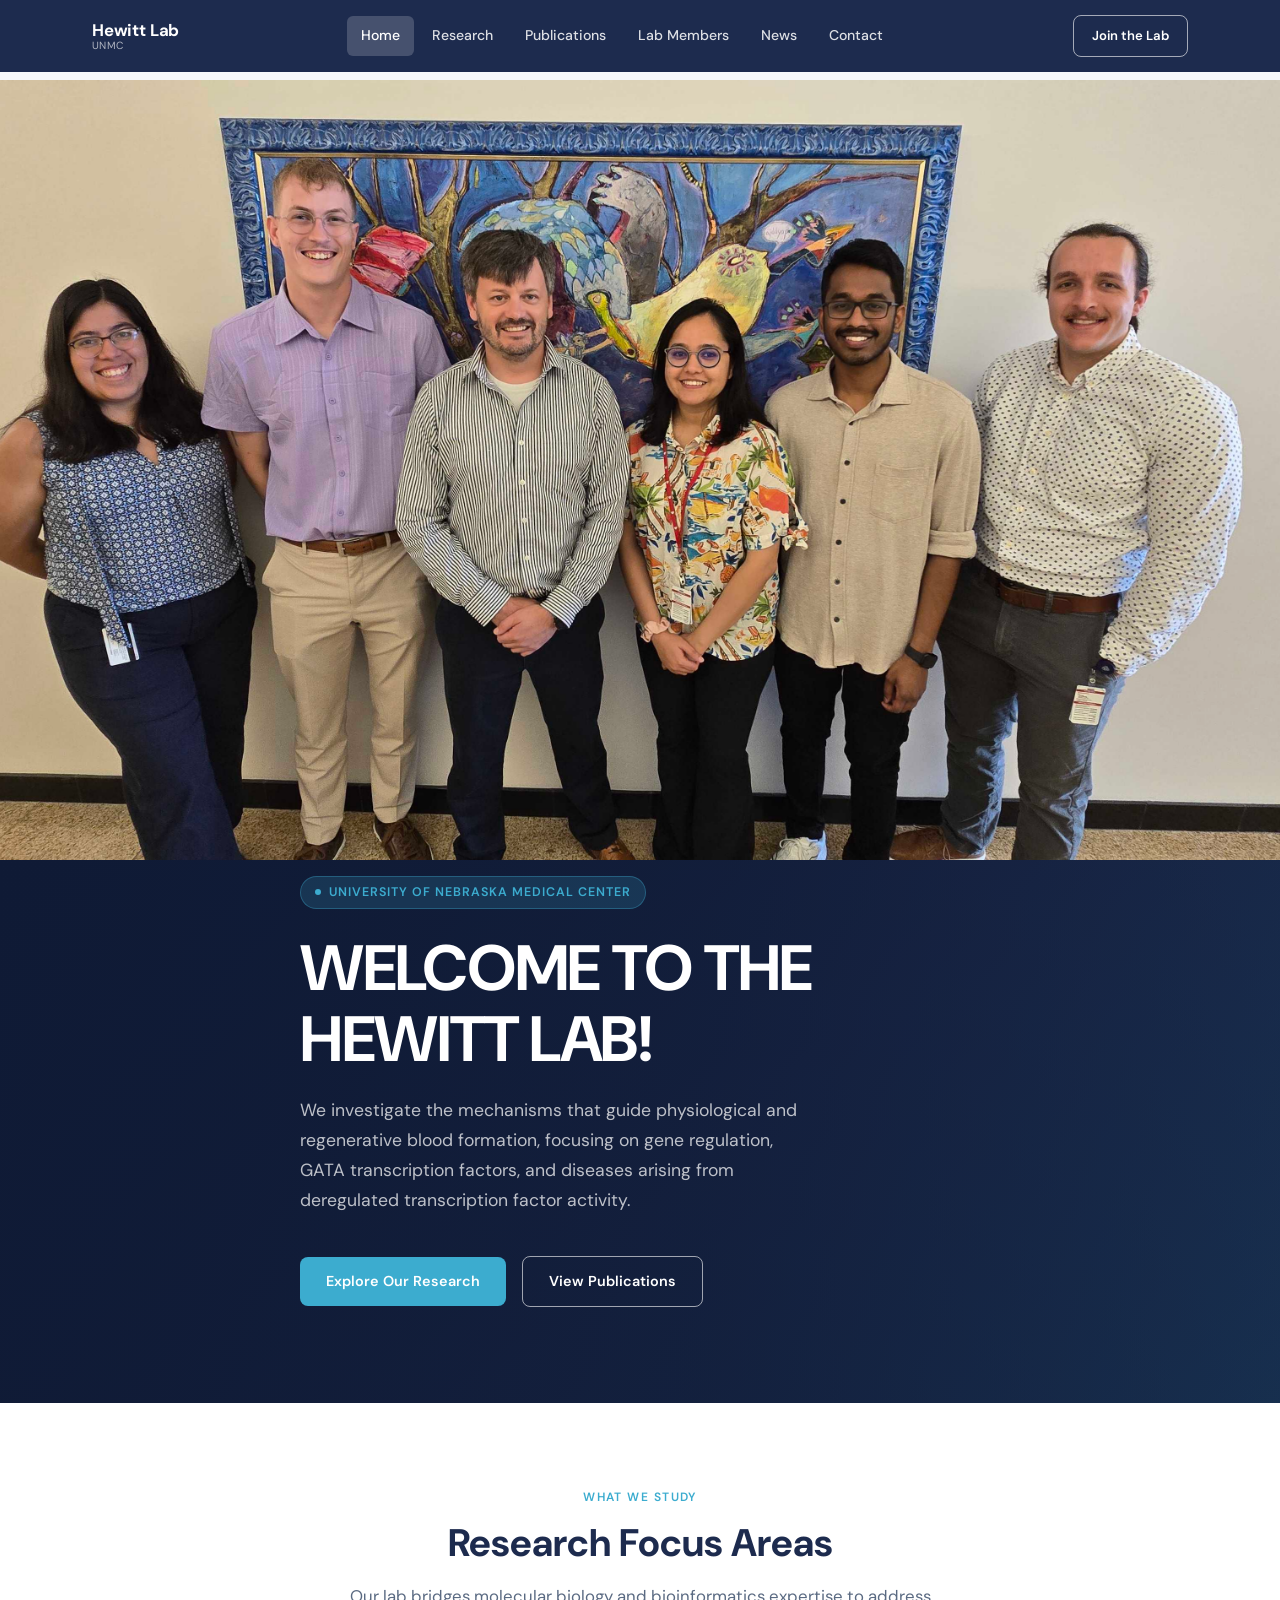
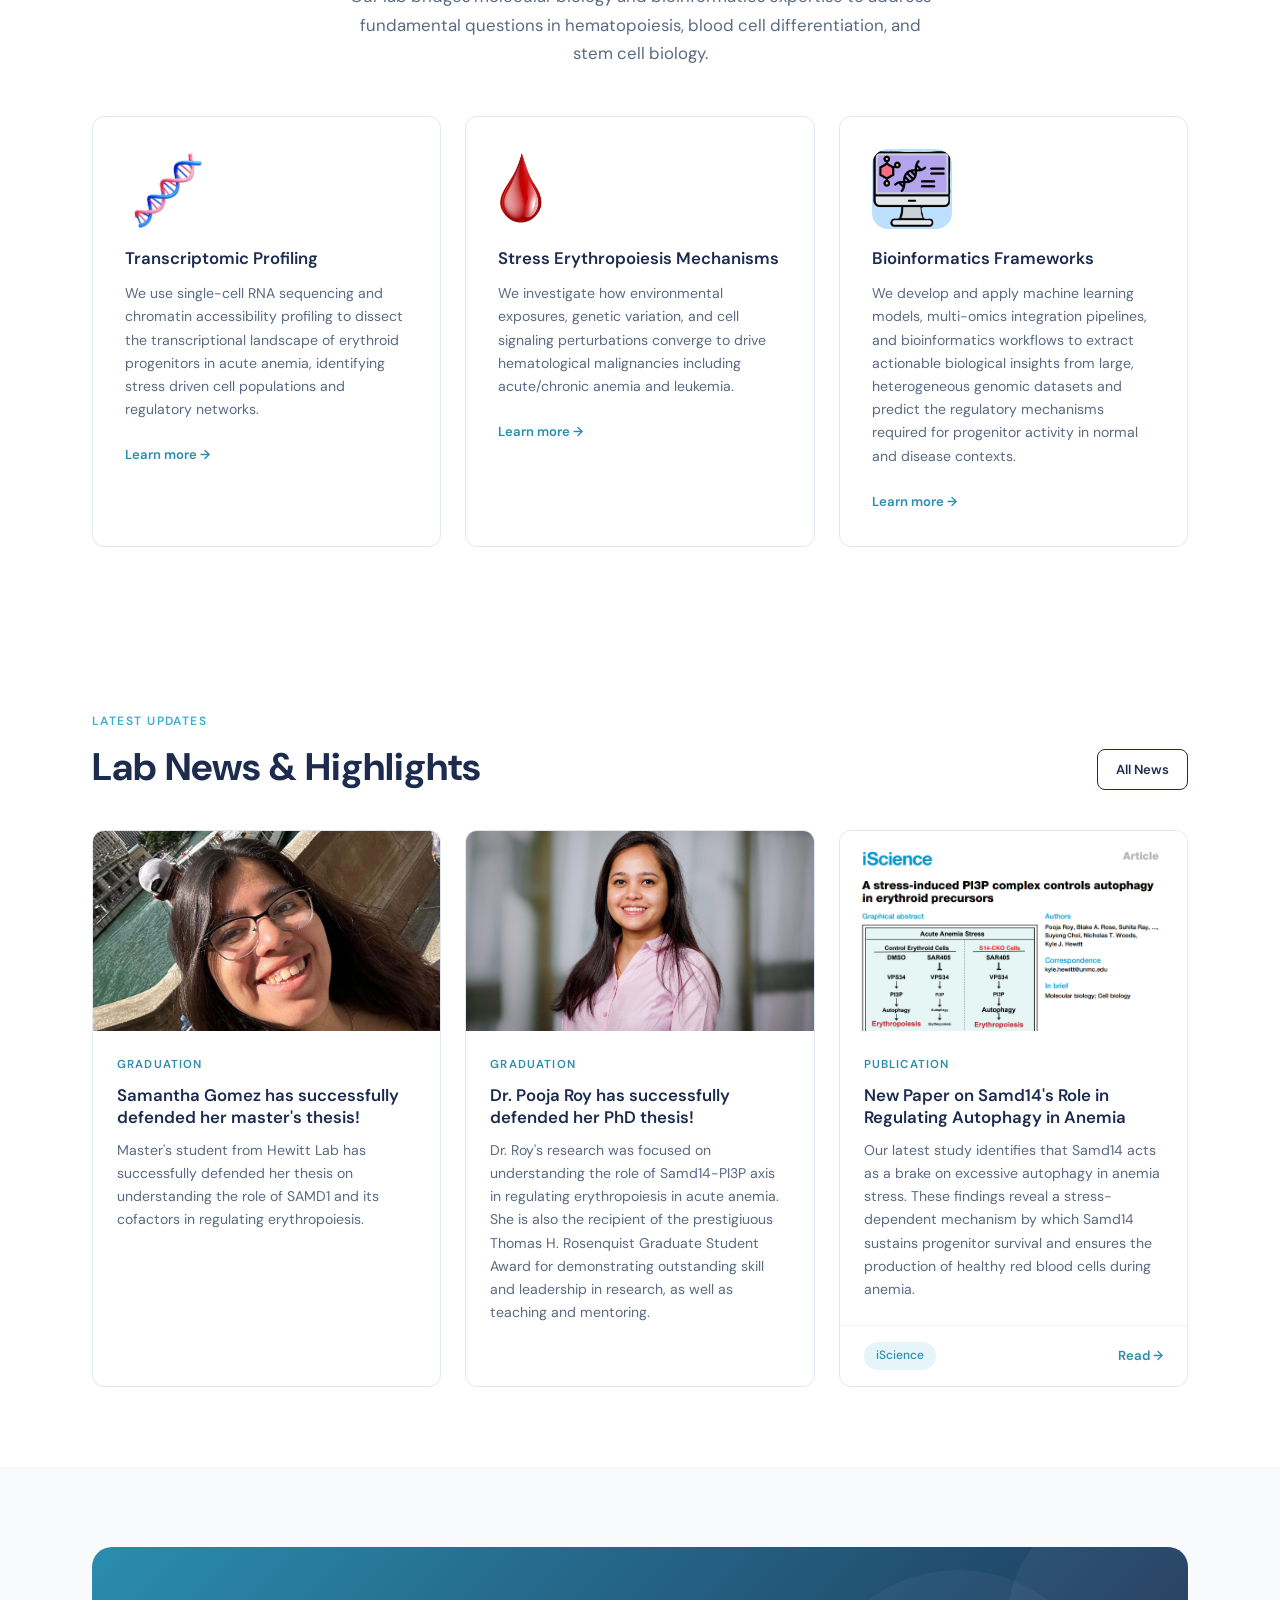
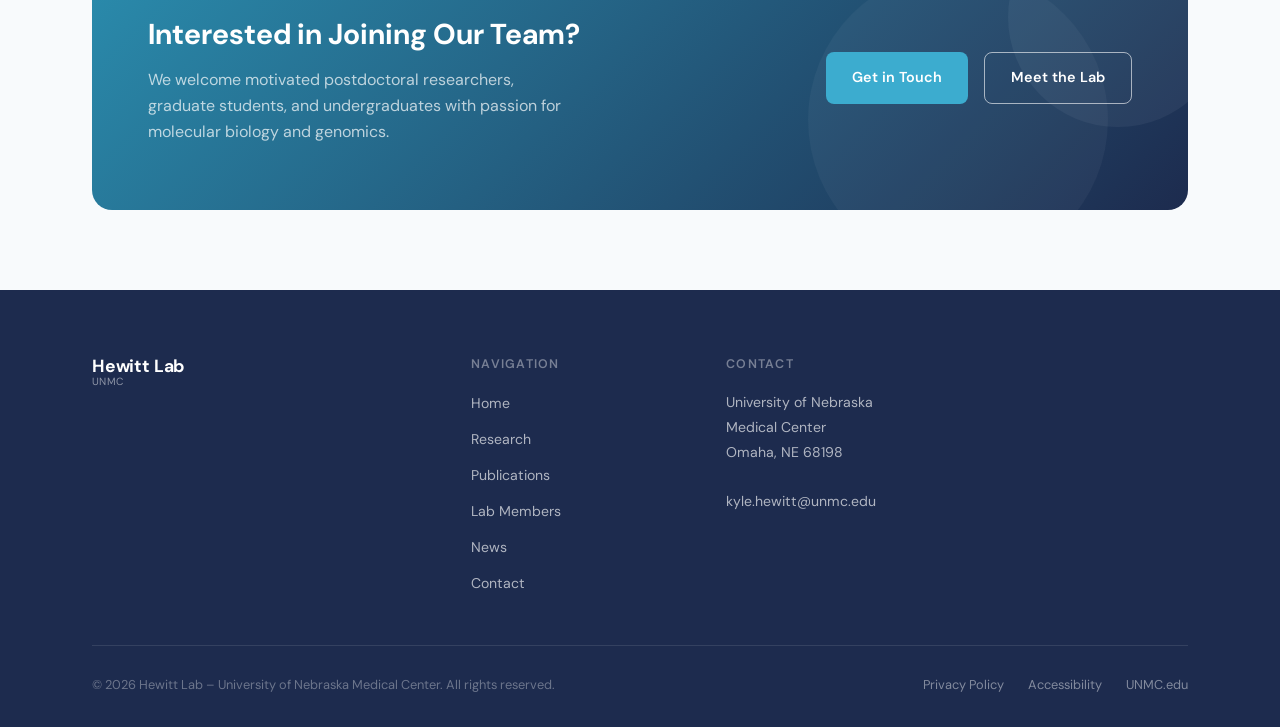
<file: index.html>
<!DOCTYPE html>
<html lang="en">
<head>
  <meta charset="UTF-8" />
  <meta name="viewport" content="width=device-width, initial-scale=1.0" />
  <title>Hewitt Lab   UNMC</title>
  <meta name="description" content="The Hewitt Lab at UNMC" />
  <link rel="stylesheet" href="styles.css" />
  <link rel="icon" type="image/png" href="public/blood-logo.png" />
</head>
<body>

  <!-- ============================================================
       HEADER
  ============================================================ -->
  <header class="site-header hero-page" id="siteHeader">
    <div class="header-inner">
      <a href="index.html" class="header-logo">
        <div class="logo-text">
          <span class="logo-name">Hewitt Lab</span>
          <span class="logo-sub">UNMC &nbsp;</span>
        </div>
      </a>

      <nav class="header-nav">
        <a href="index.html" class="nav-link active">Home</a>
        <a href="research.html" class="nav-link">Research</a>
        <!-- <a href="tools.html" class="nav-link">Tools &amp; Technologies</a> -->
        <a href="publications.html" class="nav-link">Publications</a>
        <a href="team.html" class="nav-link">Lab Members</a>
        <a href="news.html" class="nav-link">News</a>
        <a href="contact.html" class="nav-link">Contact</a>
      </nav>

      <a href="contact.html" class="btn btn--outline-white btn--sm header-cta">Join the Lab</a>
      <button class="menu-toggle" id="menuToggle" aria-label="Open menu">
        <span></span><span></span><span></span>
      </button>
    </div>
  </header>

  <!-- Mobile Nav Drawer -->
  <div class="mobile-nav" id="mobileNav" style="
    display:none; position:fixed; inset:0; background:var(--navy); z-index:999;
    flex-direction:column; align-items:flex-start; padding:6rem 2rem 2rem;
    gap:0.5rem;
  ">
    <a href="index.html" class="nav-link active" style="font-size:1.1rem;color:white">Home</a>
    <a href="research.html" class="nav-link" style="font-size:1.1rem;color:rgba(255,255,255,0.8)">Research</a>
    <!-- <a href="tools.html" class="nav-link" style="font-size:1.1rem;color:rgba(255,255,255,0.8)">Tools &amp; Technologies</a> -->
    <a href="publications.html" class="nav-link" style="font-size:1.1rem;color:rgba(255,255,255,0.8)">Publications</a>
    <a href="team.html" class="nav-link" style="font-size:1.1rem;color:rgba(255,255,255,0.8)">Lab Members</a>
    <a href="news.html" class="nav-link">News</a>
    <a href="contact.html" class="nav-link" style="font-size:1.1rem;color:rgba(255,255,255,0.8)">Contact</a>
    <a href="contact.html" class="btn btn--primary" style="margin-top:1.5rem">Join the Lab</a>
  </div>

  <!-- ============================================================
       HERO
  ============================================================ -->
  <div style="width:100%; height:780px; overflow:hidden; margin-top:80px;">
    <img src="public/1000073294 (1).jpg" alt="Hewitt Lab" style="width:100%; height:100%; object-fit:cover; object-position: center top;" />
  </div>

  <section class="hero" style="padding-top:0; min-height:auto;">
    <div class="hero-bg"></div>
    <!-- PLACEHOLDER: Replace src below with your own hero image in public/hero-lab.jpg -->
    <div class="hero-overlay"></div>

    <div class="container hero-content" style="padding-top:1rem; padding-bottom:2rem;">
      <div class="hero-eyebrow">
        <span class="hero-dot"></span>
        University of Nebraska Medical Center
      </div>

      <h1 class="hero-title">
        WELCOME TO THE HEWITT LAB! <!--<br /> For RBC Regeneration at <br /> Molecular Resolution -->
      </h1>

      <p class="hero-desc">
        We investigate the mechanisms that guide physiological and regenerative blood formation, 
        focusing on gene regulation, GATA transcription factors, and diseases arising from 
        deregulated transcription factor activity.
      </p>

      <div class="hero-actions">
        <a href="research.html" class="btn btn--primary">Explore Our Research</a>
        <a href="publications.html" class="btn btn--outline-white">View Publications</a>
      </div>
  </section>

  <!-- ============================================================
       RESEARCH PILLARS
  ============================================================ -->
  <section class="section section--light">
    <div class="container">
      <div class="text-center">
        <span class="section-label">What We Study</span>
        <h2 class="section-title">Research Focus Areas</h2>
        <p class="section-subtitle">
          Our lab bridges molecular biology and bioinformatics expertise to address fundamental questions in hematopoiesis, blood cell differentiation, and stem cell biology.
        </p>
      </div>

      <div class="research-strip">
        <div class="research-card fade-in">
          <!-- <div class="research-icon">&#10084;&#65039;</div> -->
          <div class="research-icon"><img src="./public/icon-dna.jpg" alt="Transcriptomics" /></div>
          <h3>Transcriptomic Profiling</h3>
          <p>We use single-cell RNA sequencing and chromatin accessibility profiling to dissect
          the transcriptional landscape of erythroid progenitors in acute anemia, identifying
          stress driven cell populations and regulatory networks.</p>
          <a href="research.html#ra1" class="research-link">Learn more &#8594;</a>
        </div>

        <div class="research-card fade-in fade-in-delay-1">
          <!-- <div class="research-icon">&#129752;</div> -->
          <div class="research-icon"><img src="./public/icon-bloodrop.jpg" alt="Functional Assays" /></div>
          <h3>Stress Erythropoiesis Mechanisms</h3>
          <p>We investigate how environmental exposures, genetic variation, and cell
          signaling perturbations converge to drive hematological malignancies including
          acute/chronic anemia and leukemia.</p>
          <a href="research.html#ra2" class="research-link">Learn more &#8594;</a>
        </div>

        <div class="research-card fade-in fade-in-delay-2">
          <!--<div class="research-icon">&#129504;</div>-->
          <div class="research-icon"><img src="./public/icon-comp.png" alt="Computational" /></div>
          <h3>Bioinformatics Frameworks</h3>
          <p>We develop and apply machine learning models, multi-omics integration pipelines,
          and bioinformatics workflows to extract actionable biological insights from large,
          heterogeneous genomic datasets and predict the regulatory mechanisms required for 
          progenitor activity in normal and disease contexts.</p>
          <a href="https://github.com/rahuldogiparthi/Cis-Element-Activity-Predictor" class="research-link">Learn more &#8594;</a>
        </div>
      </div>
    </div>
  </section>

  <!-- ============================================================
       ABOUT SPLIT
  ============================================================ -->
  <!--  
  <section class="section section--tint">  
    <div class="container">
      <div class="about-split">
        <div class="about-img">
        -->  
          <!-- <img 
            src="https://images.unsplash.com/photo-1582719478250-c89cae4dc85b?auto=format&fit=crop&w=900&q=80"
            alt="Hewitt Lab team at UNMC"
          /> -->
          <!--  
          <div class="about-img-badge">
            <div class="badge-icon">&#127979;</div>
            <div>
              <div class="badge-label">Home Institution</div>
              <div class="badge-value">Univ. of Nebraska Medical Center</div>
            </div>
          </div>
        </div>

        <div class="about-text">
          <span class="section-label">About the Lab</span>
          <h2 class="section-title">Decoding Blood Formation at Molecular Resolution</h2>
          <p class="section-subtitle">
            The Hewitt Lab investigates the mechanisms that guide physiological and 
            regenerative blood formation, with a focus on gene regulation during 
            hematopoietic differentiation, the role of GATA transcription factors 
            in development, and diseases arising from deregulated transcription 
            factor activity including chronic anemias and leukemias.
          </p>

          <div class="about-highlights">
            <div class="highlight-item">
              <div class="highlight-dot"></div>
              <p><strong>Multi-omics integration</strong> combining transcriptomics, epigenomics,
              and proteomics to build system-level models of disease.</p>
            </div>
            <div class="highlight-item">
              <div class="highlight-dot"></div>
              <p><strong>Open-source software development</strong> with publicly available tools
              and reproducible analysis pipelines shared with the community.</p>
            </div>
            <div class="highlight-item">
              <div class="highlight-dot"></div>
              <p><strong>Collaborative translational research</strong> with clinical partners
              at UNMC, Nebraska Medicine, and national consortium networks.</p>
            </div>
            <div class="highlight-item">
              <div class="highlight-dot"></div>
              <p><strong>Trainee development</strong> at the interface of computation
              and experimental biology, preparing the next generation of researchers.</p>
            </div>
          </div>

          <div style="margin-top:2rem; display:flex; gap:1rem; flex-wrap:wrap;">
            <a href="research.html" class="btn btn--primary">Our Research</a>
            <a href="team.html" class="btn btn--outline">Meet the Team</a>
          </div>
        </div>
      </div>
    </div>
  </section>
-->
  <!-- ============================================================
       NEWS / HIGHLIGHTS
  ============================================================ -->
  <section class="section section--light">
    <div class="container">
      <div style="display:flex; align-items:flex-end; justify-content:space-between; margin-bottom:2.5rem; flex-wrap:wrap; gap:1rem;">
        <div>
          <span class="section-label">Latest Updates</span>
          <h2 class="section-title" style="margin-bottom:0">Lab News &amp; Highlights</h2>
        </div>
        <a href="news.html" class="btn btn--outline btn--sm">All News</a>
      </div>

      <div class="grid-3">
        <div class="card fade-in fade-in-delay-1">
          <!-- PLACEHOLDER: Replace with public/news-2.jpg -->
          <img
            src="public/sam_gomez.jpeg"
            alt="Computational biology"
            class="card-img"
          />
          <div class="card-body">
            <div class="card-label">Graduation</div>
            <h3 class="card-title">Samantha Gomez has successfully defended her master's thesis!</h3>
            <p class="card-text">Master's student from Hewitt Lab has successfully defended
              her thesis on understanding the role of SAMD1 and its cofactors in regulating erythropoiesis.</p>

          </div>
        </div>
                <div class="card fade-in fade-in-delay-2">
          <!-- PLACEHOLDER: Replace with public/news-3.jpg -->
          <img
            src="public/Roy_ Pooja.JPG"
            alt="Medical research"
            class="card-img"
          />
          <div class="card-body">
            <div class="card-label">Graduation</div>
            <h3 class="card-title">Dr. Pooja Roy has successfully defended her PhD thesis!</h3>
            <p class="card-text">Dr. Roy's research was focused on understanding the role of Samd14-PI3P axis
            in regulating erythropoiesis in acute anemia. She is also the recipient of the prestigiuous Thomas H. Rosenquist Graduate Student Award
            for demonstrating outstanding skill and leadership in research, as well as teaching and mentoring.</p>

          </div>
          <!-- <div class="card-footer"> 
            <span class="tag">Funding</span>
            <a href="contact.html" class="research-link" style="font-size:0.82rem">Learn more &#8594;</a>
          </div> -->
        </div>
        
        
        <div class="card fade-in">
          <!-- PLACEHOLDER: Replace with public/news-1.jpg -->
          <img
            src="public/iscience.png"
            alt="Single cell research"
            class="card-img"
          />
          <div class="card-body">
            <div class="card-label">Publication</div>
            <h3 class="card-title">New Paper on Samd14's Role in Regulating Autophagy in Anemia</h3>
            <p class="card-text">Our latest study identifies that Samd14 acts as a brake on excessive autophagy in anemia stress.
            These findings reveal a stress-dependent mechanism by which Samd14 sustains progenitor survival and ensures the 
            production of healthy red blood cells during anemia.
            </p>
          </div>
          <div class="card-footer">
            <span class="tag">iScience</span>
            <a href="publications.html" class="research-link" style="font-size:0.82rem">Read &#8594;</a>
          </div>
        </div>

        </div>
      </div>
    </div>
  </section>

  <!-- ============================================================
       CTA BANNER
  ============================================================ -->
  <section class="section section--tint">
    <div class="container">
      <div class="cta-banner">
        <div class="cta-text">
          <h2>Interested in Joining Our Team?</h2>
          <p>We welcome motivated postdoctoral researchers, graduate students, and
          undergraduates with passion for molecular biology and genomics.</p>
        </div>
        <div class="cta-actions">
          <a href="contact.html" class="btn btn--primary">Get in Touch</a>
          <a href="team.html" class="btn btn--outline-white">Meet the Lab</a>
        </div>
      </div>
    </div>
  </section>

  <!-- ============================================================
       FOOTER
  ============================================================ -->
  <footer class="site-footer">
    <div class="container">
      <div class="footer-grid">
        <div class="footer-brand">
          <a href="index.html" class="header-logo" style="margin-bottom:1rem; display:inline-flex;">

            <div class="logo-text">
              <span class="logo-name">Hewitt Lab</span>
              <span class="logo-sub">UNMC</span>
            </div>
          </a>

        </div>

        <div class="footer-col">
          <h4>Navigation</h4>
          <ul>
            <li><a href="index.html">Home</a></li>
            <li><a href="research.html">Research</a></li>
            <!-- <li><a href="tools.html">Tools &amp; Technologies</a></li> -->
            <li><a href="publications.html">Publications</a></li>
            <li><a href="team.html">Lab Members</a></li>
            <li><a href="news.html">News</a></li>
            <li><a href="contact.html">Contact</a></li>
          </ul>
        </div>
        <!--  
        <div class="footer-col">
          <h4>Research</h4>
          <ul>
            <li><a href="research.html#cardiac">Cardiac Genomics</a></li>
            <li><a href="research.html#pulmonary">Pulmonary Disease</a></li>
            <li><a href="research.html#methods">Computational Methods</a></li>
            <li><a href="research.html#translational">Translational Research</a></li>
          </ul>
        </div> -->

        <div class="footer-col">
          <h4>Contact</h4>
          <address>
            University of Nebraska<br />
            Medical Center<br />
            Omaha, NE 68198<br /><br />
            <a href="mailto:kyle.hewitt@unmc.edu">kyle.hewitt@unmc.edu</a>
          </address>
        </div>
      </div>

      <div class="footer-bottom">
        <span>&copy; 2026 Hewitt Lab &ndash; University of Nebraska Medical Center. All rights reserved.</span>
        <div style="display:flex; gap:1.5rem;">
          <a href="#">Privacy Policy</a>
          <a href="#">Accessibility</a>
          <a href="https://www.unmc.edu" target="_blank" rel="noopener">UNMC.edu</a>
        </div>
      </div>
    </div>
  </footer>

  <script>
    // Sticky header behavior
    const header = document.getElementById('siteHeader');
    const isHeroPage = header.classList.contains('hero-page');

    window.addEventListener('scroll', () => {
      if (isHeroPage) {
        if (window.scrollY > 80) {
          header.classList.add('scrolled');
        } else {
          header.classList.remove('scrolled');
        }
      }
    });

    // Mobile menu
    const menuToggle = document.getElementById('menuToggle');
    const mobileNav  = document.getElementById('mobileNav');
    menuToggle.addEventListener('click', () => {
      const open = mobileNav.style.display === 'flex';
      mobileNav.style.display = open ? 'none' : 'flex';
    });

    // Scroll fade-in
    const fadeEls = document.querySelectorAll('.fade-in');
    const observer = new IntersectionObserver((entries) => {
      entries.forEach(e => {
        if (e.isIntersecting) {
          e.target.classList.add('visible');
          observer.unobserve(e.target);
        }
      });
    }, { threshold: 0.12 });
    fadeEls.forEach(el => observer.observe(el));
  </script>
</body>
</html>
</file>
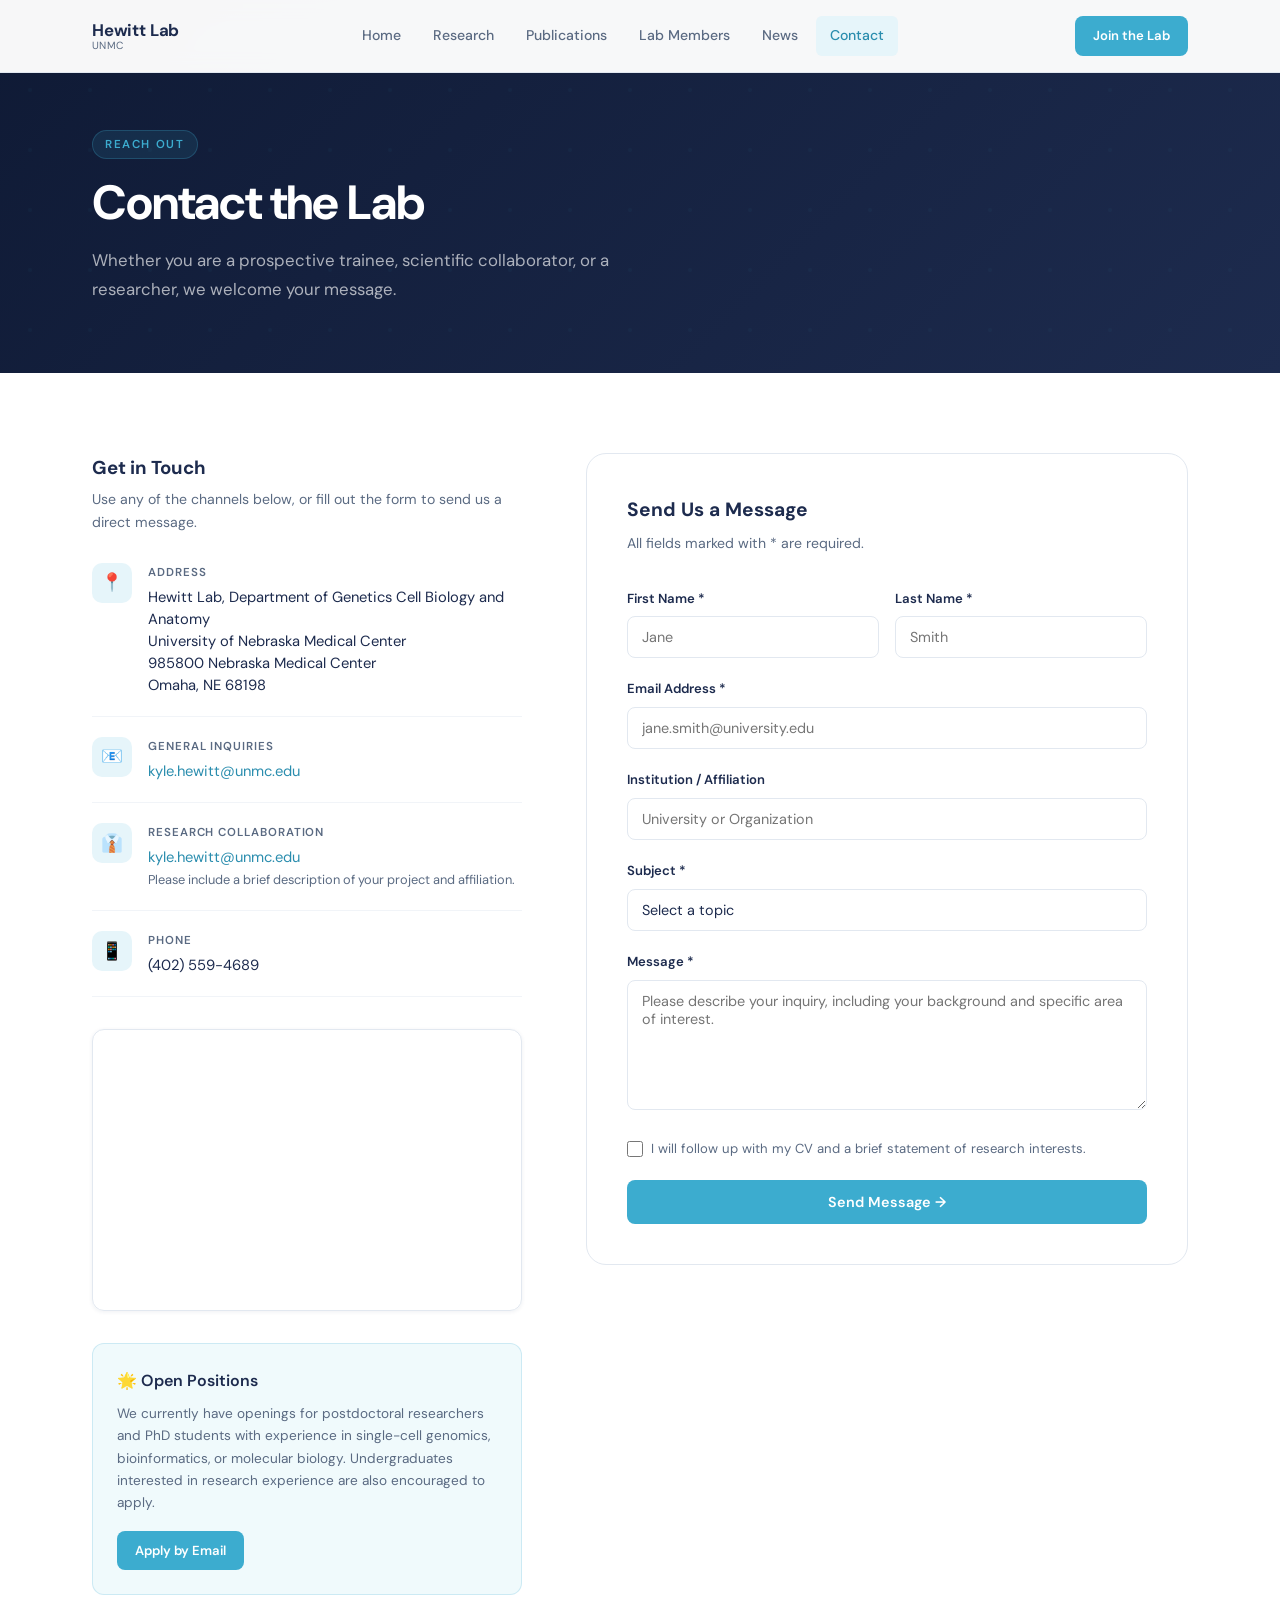
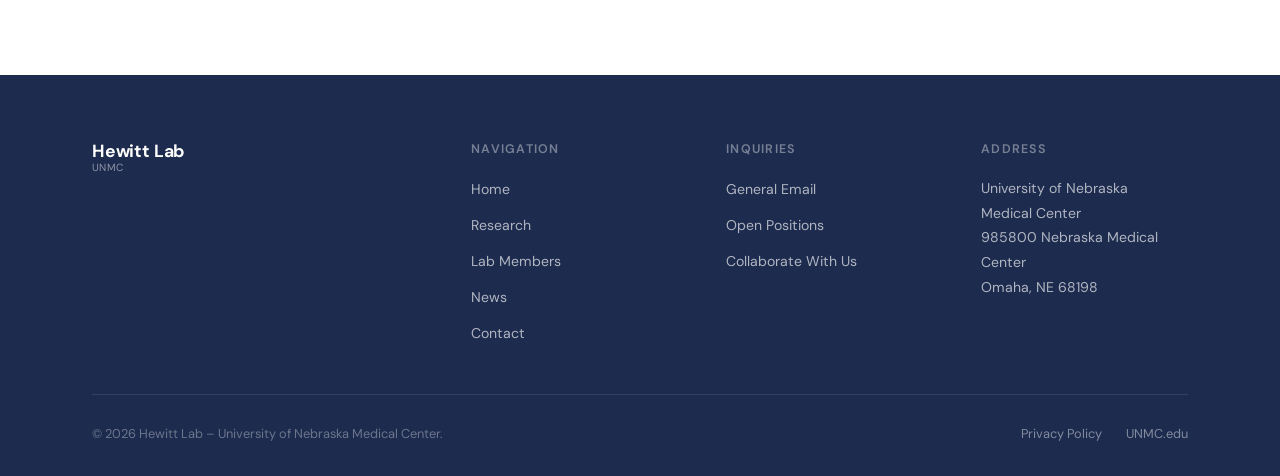
<file: contact.html>
<!DOCTYPE html>
<html lang="en">
<head>
  <meta charset="UTF-8" />
  <meta name="viewport" content="width=device-width, initial-scale=1.0" />
  <title>Contact | Hewitt Lab | UNMC</title>
  <meta name="description" content="Get in touch with the Hewitt Lab at UNMC for research inquiries, collaboration opportunities, and position openings." />
  <link rel="stylesheet" href="styles.css" />
  <link rel="icon" type="image/png" href="public/blood-logo.png" />
</head>
<body>

  <header class="site-header solid" id="siteHeader">
    <div class="header-inner">
      <a href="index.html" class="header-logo">

        <div class="logo-text">
          <span class="logo-name">Hewitt Lab</span>
          <span class="logo-sub">UNMC &nbsp;</span>
        </div>
      </a>
      <nav class="header-nav">
        <a href="index.html" class="nav-link">Home</a>
        <a href="research.html" class="nav-link">Research</a>
        <!-- <a href="tools.html" class="nav-link">Tools &amp; Technologies</a> -->
        <a href="publications.html" class="nav-link">Publications</a>
        <a href="team.html" class="nav-link">Lab Members</a>
        <a href="news.html" class="nav-link">News</a>
        <a href="contact.html" class="nav-link active">Contact</a>
      </nav>
      <a href="contact.html" class="btn btn--primary btn--sm header-cta">Join the Lab</a>
      <button class="menu-toggle" id="menuToggle" aria-label="Open menu"><span></span><span></span><span></span></button>
    </div>
  </header>

  <div class="mobile-nav" id="mobileNav" style="display:none; position:fixed; inset:0; background:var(--navy); z-index:999; flex-direction:column; align-items:flex-start; padding:6rem 2rem 2rem; gap:0.5rem;">
    <a href="index.html" class="nav-link" style="font-size:1.1rem;color:rgba(255,255,255,0.8)">Home</a>
    <a href="research.html" class="nav-link" style="font-size:1.1rem;color:rgba(255,255,255,0.8)">Research</a>
    <!-- <a href="tools.html" class="nav-link" style="font-size:1.1rem;color:rgba(255,255,255,0.8)">Tools &amp; Technologies</a> -->
    <a href="publications.html" class="nav-link" style="font-size:1.1rem;color:rgba(255,255,255,0.8)">Publications</a>
    <a href="team.html" class="nav-link" style="font-size:1.1rem;color:rgba(255,255,255,0.8)">Lab Members</a>
    <a href="news.html" class="nav-link">News</a>
    <a href="contact.html" class="nav-link active" style="font-size:1.1rem;color:white">Contact</a>
  </div>

  <!-- Page Hero -->
  <section class="page-hero">
    <div class="container page-hero-inner">
      <span class="page-hero-label">Reach Out</span>
      <h1 class="page-hero-title">Contact the Lab</h1>
      <p class="page-hero-desc">
        Whether you are a prospective trainee, scientific collaborator, or a researcher,
        we welcome your message.
      </p>
    </div>
  </section>

  <!-- Contact Section -->
  <section class="section section--light">
    <div class="container">
      <div class="contact-grid">

        <!-- Left: Info -->
        <div>
          <h3 style="margin-bottom:0.25rem;">Get in Touch</h3>
          <p style="font-size:0.88rem; color:var(--text-muted); margin-bottom:0.5rem;">
            Use any of the channels below, or fill out the form to send us a direct message.
          </p>

          <div class="contact-item">
            <div class="contact-icon">&#128205;</div>
            <div>
              <div class="contact-detail-label">Address</div>
              <div class="contact-detail-value">
                Hewitt Lab, Department of Genetics Cell Biology and Anatomy<br />
                University of Nebraska Medical Center<br />
                985800 Nebraska Medical Center<br />
                Omaha, NE 68198
              </div>
            </div>
          </div>

          <div class="contact-item">
            <div class="contact-icon">&#128231;</div>
            <div>
              <div class="contact-detail-label">General Inquiries</div>
              <div class="contact-detail-value">
                <a href="mailto:kyle.hewitt@unmc.edu">kyle.hewitt@unmc.edu</a>
              </div>
            </div>
          </div>

          <div class="contact-item">
            <div class="contact-icon">&#128084;</div>
            <div>
              <div class="contact-detail-label">Research Collaboration</div>
              <div class="contact-detail-value">
                <a href="mailto:kyle.hewitt@unmc.edu">kyle.hewitt@unmc.edu</a><br />
                <span style="font-size:0.8rem; color:var(--text-muted);">
                  Please include a brief description of your project and affiliation.
                </span>
              </div>
            </div>
          </div>

          <div class="contact-item">
            <div class="contact-icon">&#128241;</div>
            <div>
              <div class="contact-detail-label">Phone</div>
              <div class="contact-detail-value">(402) 559-4689</div>
            </div>
          </div>

          <div class="map-block">
            <!-- Google Maps embed — UNMC, Omaha, NE -->
            <iframe
              src="https://www.google.com/maps/embed?pb=!1m18!1m12!1m3!1d3000.6012735597237!2d-95.97845882346048!3d41.25879987132261!2m3!1f0!2f0!3f0!3m2!1i1024!2i768!4f13.1!3m3!1m2!1s0x87938f55f4999999%3A0x1f2e2e2e2e2e2e2e!2sUniversity%20of%20Nebraska%20Medical%20Center!5e0!3m2!1sen!2sus!4v1700000000000"
              allowfullscreen=""
              loading="lazy"
              title="UNMC Location Map"
            ></iframe>
          </div>

          <!-- Openings box -->
          <div style="background:var(--teal-faint); border:1px solid rgba(60,172,207,0.2); border-radius:var(--radius); padding:1.5rem; margin-top:2rem;">
            <div style="font-size:1rem; font-weight:600; color:var(--navy); margin-bottom:0.5rem;">&#127775; Open Positions</div>
            <p style="font-size:0.85rem; color:var(--text-muted); line-height:1.65; margin-bottom:1rem;">
              We currently have openings for postdoctoral researchers and PhD students
              with experience in single-cell genomics, bioinformatics, or molecular biology.
              Undergraduates interested in research experience are also encouraged to apply.
            </p>
            <a href="mailto:kyle.hewitt@unmc.edu?subject=Inquiry: Position in the Hewitt Lab" class="btn btn--primary btn--sm">Apply by Email</a>
          </div>
        </div>

        <!-- Right: Form -->
        <div>
          <div class="contact-form">
            <div class="form-title">Send Us a Message</div>
            <div class="form-subtitle">All fields marked with * are required.</div>

            <form id="contactForm" novalidate>
              <div class="form-row">
                <div class="form-group">
                  <label class="form-label" for="firstName">First Name *</label>
                  <input type="text" id="firstName" class="form-input" placeholder="Jane" required />
                </div>
                <div class="form-group">
                  <label class="form-label" for="lastName">Last Name *</label>
                  <input type="text" id="lastName" class="form-input" placeholder="Smith" required />
                </div>
              </div>

              <div class="form-group">
                <label class="form-label" for="email">Email Address *</label>
                <input type="email" id="email" class="form-input" placeholder="jane.smith@university.edu" required />
              </div>

              <div class="form-group">
                <label class="form-label" for="affiliation">Institution / Affiliation</label>
                <input type="text" id="affiliation" class="form-input" placeholder="University or Organization" />
              </div>

              <div class="form-group">
                <label class="form-label" for="subject">Subject *</label>
                <select id="subject" class="form-select" required>
                  <option value="" disabled selected>Select a topic</option>
                  <option>Postdoctoral Position Inquiry</option>
                  <option>PhD / Graduate Student Application</option>
                  <option>Undergraduate Research Opportunity</option>
                  <option>Scientific Collaboration</option>
                  <option>General Question</option>
                </select>
              </div>

              <div class="form-group">
                <label class="form-label" for="message">Message *</label>
                <textarea id="message" class="form-textarea" placeholder="Please describe your inquiry, including your background and specific area of interest." required></textarea>
              </div>

              <div class="form-group" style="display:flex; align-items:center; gap:0.5rem;">
                <input type="checkbox" id="cvAttach" style="width:16px; height:16px; accent-color:var(--teal);" />
                <label for="cvAttach" style="font-size:0.82rem; color:var(--text-muted);">
                  I will follow up with my CV and a brief statement of research interests.
                </label>
              </div>

              <button type="submit" class="btn btn--primary" style="width:100%; justify-content:center;">
                Send Message &#8594;
              </button>

              <div id="formSuccess" style="display:none; margin-top:1rem; padding:0.9rem 1.25rem; background:var(--teal-faint); border:1px solid rgba(60,172,207,0.3); border-radius:8px; font-size:0.88rem; color:var(--teal-dark);">
                Thank you for reaching out. We will review your message and respond within 2 to 3 business days.
              </div>
            </form>
          </div>
        </div>

      </div>
    </div>
  </section>

  <!-- Footer -->
  <footer class="site-footer">
    <div class="container">
      <div class="footer-grid">
        <div class="footer-brand">
          <a href="index.html" class="header-logo" style="margin-bottom:1rem; display:inline-flex;">
            <div class="logo-text"><span class="logo-name">Hewitt Lab</span><span class="logo-sub">UNMC</span></div>
          </a>
        </div>
        <div class="footer-col"><h4>Navigation</h4><ul>
          <li><a href="index.html">Home</a></li><li><a href="research.html">Research</a></li>
          <!-- <li><a href="tools.html">Tools &amp; Technologies</a></li><li><a href="publications.html">Publications</a></li> -->
          <li><a href="team.html">Lab Members</a></li>
          <li><a href="news.html">News</a></li>
          <li><a href="contact.html">Contact</a></li>
        </ul></div>
        <div class="footer-col"><h4>Inquiries</h4><ul>
          <li><a href="mailto:kyle.hewitt@unmc.edu">General Email</a></li>
          <li><a href="contact.html">Open Positions</a></li>
          <li><a href="contact.html">Collaborate With Us</a></li>
        </ul></div>
        <div class="footer-col"><h4>Address</h4>
          <address>University of Nebraska<br/>Medical Center<br/>985800 Nebraska Medical Center<br/>Omaha, NE 68198<br/><br/></address>
        </div>
      </div>
      <div class="footer-bottom">
        <span>&copy; 2026 Hewitt Lab &ndash; University of Nebraska Medical Center.</span>
        <div style="display:flex; gap:1.5rem;"><a href="#">Privacy Policy</a><a href="https://www.unmc.edu" target="_blank">UNMC.edu</a></div>
      </div>
    </div>
  </footer>

  <script>
    const menuToggle = document.getElementById('menuToggle');
    const mobileNav  = document.getElementById('mobileNav');
    menuToggle.addEventListener('click', () => { mobileNav.style.display = mobileNav.style.display === 'flex' ? 'none' : 'flex'; });

    // Form demo submit
    document.getElementById('contactForm').addEventListener('submit', (e) => {
      e.preventDefault();
      document.getElementById('formSuccess').style.display = 'block';
      e.target.reset();
      e.target.scrollIntoView({ behavior: 'smooth', block: 'end' });
    });
  </script>
</body>
</html>
</file>
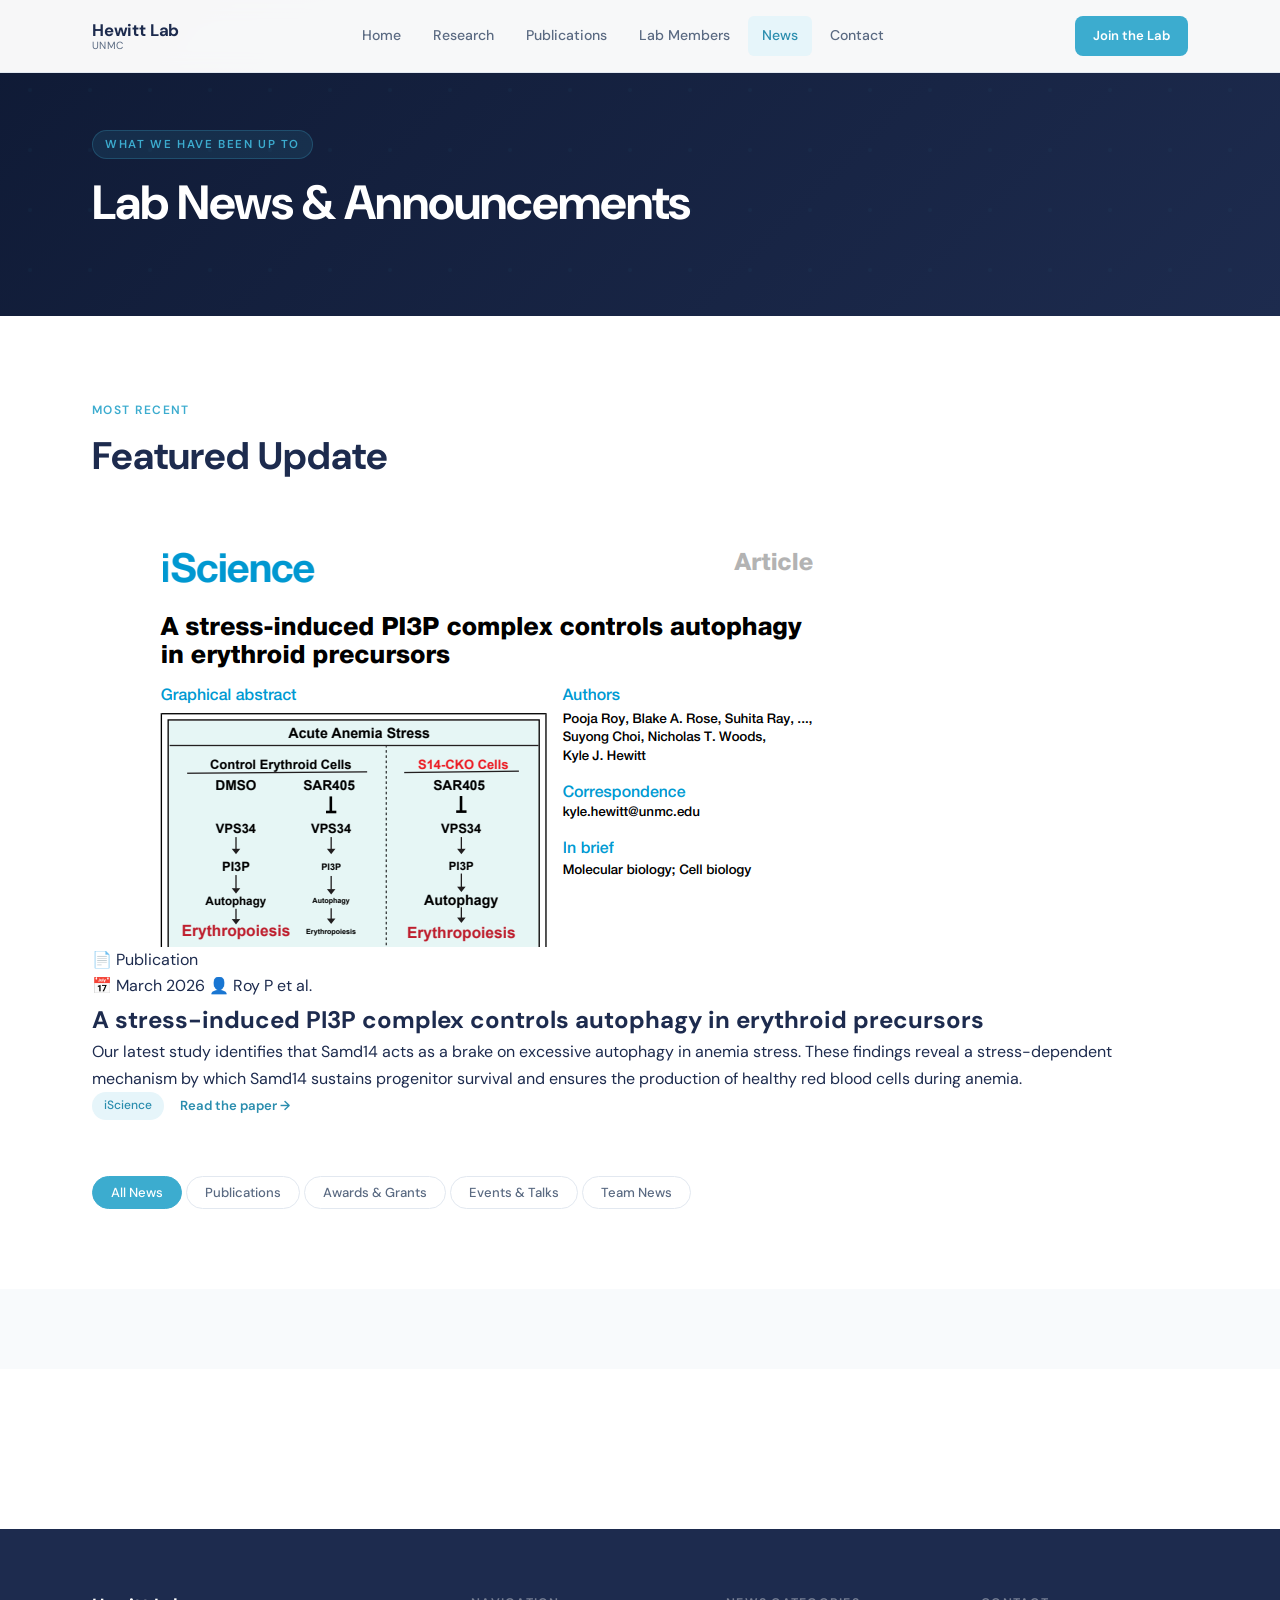
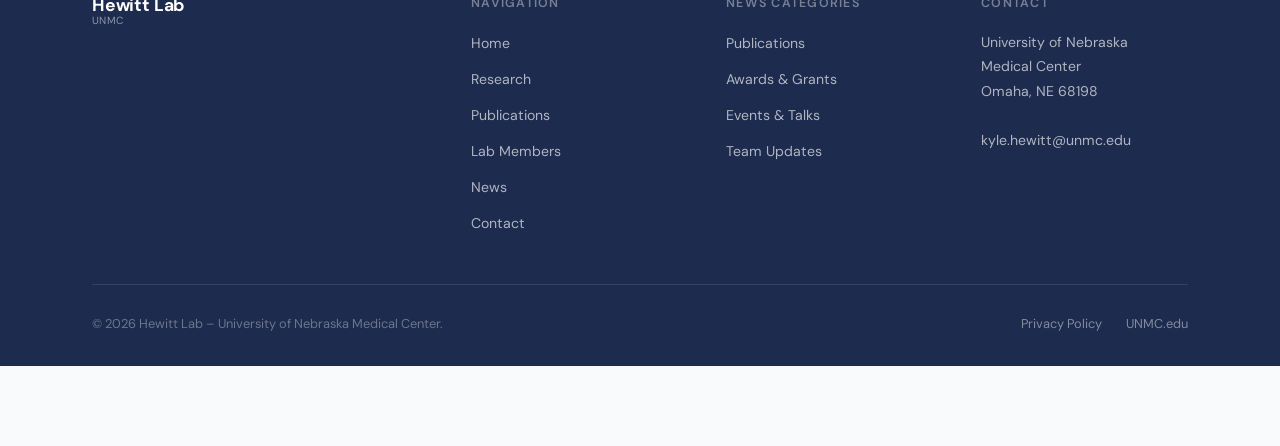
<file: news.html>
<!DOCTYPE html>
<html lang="en">
<head>
  <meta charset="UTF-8" />
  <meta name="viewport" content="width=device-width, initial-scale=1.0" />
  <title>Lab News | Hewitt Lab | UNMC</title>
  <meta name="description" content="Latest news, announcements, awards, and publications from the Hewitt Lab at the University of Nebraska Medical Center." />
  <link rel="stylesheet" href="styles.css" />
  <link rel="icon" type="image/png" href="public/blood-logo.png" />
</head>
<body>

  <!-- ============================================================
       HEADER
  ============================================================ -->
  <header class="site-header solid" id="siteHeader">
    <div class="header-inner">
      <a href="index.html" class="header-logo">

        <div class="logo-text">
          <span class="logo-name">Hewitt Lab</span>
          <span class="logo-sub">UNMC &nbsp;</span>
        </div>
      </a>

      <nav class="header-nav">
        <a href="index.html" class="nav-link">Home</a>
        <a href="research.html" class="nav-link">Research</a>
        <!-- <a href="tools.html" class="nav-link">Tools &amp; Technologies</a> -->
        <a href="publications.html" class="nav-link">Publications</a>
        <a href="team.html" class="nav-link">Lab Members</a>
        <a href="news.html" class="nav-link active">News</a>
        <a href="contact.html" class="nav-link">Contact</a>
      </nav>

      <a href="contact.html" class="btn btn--primary btn--sm header-cta">Join the Lab</a>
      <button class="menu-toggle" id="menuToggle" aria-label="Open menu">
        <span></span><span></span><span></span>
      </button>
    </div>
  </header>

  <!-- Mobile Nav -->
  <div class="mobile-nav" id="mobileNav" style="display:none; position:fixed; inset:0; background:var(--navy); z-index:999; flex-direction:column; align-items:flex-start; padding:6rem 2rem 2rem; gap:0.5rem;">
    <a href="index.html"      class="nav-link" style="font-size:1.1rem;color:rgba(255,255,255,0.8)">Home</a>
    <a href="research.html"   class="nav-link" style="font-size:1.1rem;color:rgba(255,255,255,0.8)">Research</a>
    <!-- <a href="tools.html"      class="nav-link" style="font-size:1.1rem;color:rgba(255,255,255,0.8)">Tools &amp; Technologies</a> -->
    <a href="publications.html" class="nav-link" style="font-size:1.1rem;color:rgba(255,255,255,0.8)">Publications</a>
    <a href="team.html"       class="nav-link" style="font-size:1.1rem;color:rgba(255,255,255,0.8)">Lab Members</a>
    <a href="news.html"       class="nav-link active" style="font-size:1.1rem;color:white">News</a>
    <a href="contact.html"    class="nav-link" style="font-size:1.1rem;color:rgba(255,255,255,0.8)">Contact</a>
    <a href="contact.html"    class="btn btn--primary" style="margin-top:1.5rem">Join the Lab</a>
  </div>

  <!-- ============================================================
       PAGE HERO
  ============================================================ -->
  <section class="page-hero">
    <div class="container page-hero-inner">
      <span class="page-hero-label">What We Have Been Up To</span>
      <h1 class="page-hero-title">Lab News &amp; Announcements</h1>
      <!-- <p class="page-hero-desc"> 
        Stay up to date with the latest publications, software releases, awards,
        team updates, and events from the Hewitt Lab.
      </p>-->
    </div>
  </section>

  <!-- ============================================================
       FEATURED ARTICLE
  ============================================================ -->
  <section class="section section--light">
    <div class="container">

      <span class="section-label">Most Recent</span>
      <h2 class="section-title" style="margin-bottom:1.75rem;">Featured Update</h2>

      <a href="#" class="news-featured fade-in" style="text-decoration:none; color:inherit; display:grid;">
        <!-- PLACEHOLDER: Replace with public/news-featured.jpg -->
        <img
          src="public/iscience.png"
          alt="Single-cell cardiac research"
          class="news-featured-img"
        />
        <div class="news-featured-body">
          <span class="news-category-badge badge--publication">&#128196; Publication</span>
          <div class="news-meta">
            <span>&#128197; March 2026</span>
            <span>&#128100; Roy P et al.</span>
            <!-- <span>&#9202; 4 min read</span> -->
          </div>
          <h2 class="news-featured-title">
            A stress-induced PI3P complex controls autophagy in erythroid precursors
          </h2>
          <p class="news-featured-excerpt">
            Our latest study identifies that Samd14 acts as a brake on excessive autophagy in anemia stress. These 
            findings reveal a stress-dependent mechanism by which Samd14 sustains progenitor survival and ensures 
            the production of healthy red blood cells during anemia. 
          </p>
          <div style="display:flex; align-items:center; gap:1rem; flex-wrap:wrap;">
            <span class="tag">iScience</span>
            <a href="https://www.cell.com/iscience/fulltext/S2589-0042(26)00557-2" class="research-link" style="font-size:0.82rem">Read the paper &#8594;</a>

          </div>
        </div>
      </a>

      <!-- ============================================================
           CATEGORY FILTER
      ============================================================ -->
      <div class="news-filter-bar" id="filterBar" style="margin-top:3.5rem;">
        <button class="filter-btn active" data-cat="all">All News</button>
        <button class="filter-btn" data-cat="publication">Publications</button>
        <button class="filter-btn" data-cat="award">Awards &amp; Grants</button>
        <button class="filter-btn" data-cat="event">Events &amp; Talks</button>
        <button class="filter-btn" data-cat="team">Team News</button>
      </div>


      </div><!-- /news-grid -->

      <!-- No results message -->
      <div id="noResults" style="display:none; padding:4rem; text-align:center; color:var(--text-muted);">
        <div style="font-size:2rem; margin-bottom:0.75rem;">&#128269;</div>
        No news found in this category.
      </div>

    </div>
  </section>

  <!-- ============================================================
       ARCHIVE SIDEBAR LIST + STAT STRIP
  ============================================================ -->
  <section class="section section--tint">
    <div class="container">
      <div style="display:grid; grid-template-columns:1fr 340px; gap:4rem; align-items:flex-start;">

        <!-- Archive list 
        <div>
          <span class="section-label">All Updates</span>
          <h2 class="section-title" style="margin-bottom:1.75rem;">Full Archive</h2>

          <div class="news-archive-list">

            <div class="news-archive-item">
              <div class="news-archive-date">
                <span class="archive-month">Apr</span>
                <span class="archive-year">2025</span>
              </div>
              <div>
                <div class="news-archive-title"><a href="#" style="color:var(--navy);">snRNA-seq paper published in Nature Communications</a></div>
                <div class="news-archive-cat">&#128196; Publication</div>
              </div>
            </div>

            <div class="news-archive-item">
              <div class="news-archive-date">
                <span class="archive-month">Mar</span>
                <span class="archive-year">2025</span>
              </div>
              <div>
                <div class="news-archive-title"><a href="#" style="color:var(--navy);">NIH R01 grant awarded for PAH spatial transcriptomics study</a></div>
                <div class="news-archive-cat">&#127942; Award &amp; Grant</div>
              </div>
            </div>

            <div class="news-archive-item">
              <div class="news-archive-date">
                <span class="archive-month">Feb</span>
                <span class="archive-year">2025</span>
              </div>
              <div>
                <div class="news-archive-title"><a href="#" style="color:var(--navy);">HewittPipe v2.0 released on GitHub and PyPI</a></div>
                <div class="news-archive-cat">&#128187; Software</div>
              </div>
            </div>

            <div class="news-archive-item">
              <div class="news-archive-date">
                <span class="archive-month">Jan</span>
                <span class="archive-year">2025</span>
              </div>
              <div>
                <div class="news-archive-title"><a href="#" style="color:var(--navy);">New postdoctoral fellow joins the lab</a></div>
                <div class="news-archive-cat">&#128100; Team News</div>
              </div>
            </div>

            <div class="news-archive-item">
              <div class="news-archive-date">
                <span class="archive-month">Nov</span>
                <span class="archive-year">2024</span>
              </div>
              <div>
                <div class="news-archive-title"><a href="#" style="color:var(--navy);">Invited talk at AHA Scientific Sessions, Chicago</a></div>
                <div class="news-archive-cat">&#127897; Event</div>
              </div>
            </div>

            <div class="news-archive-item">
              <div class="news-archive-date">
                <span class="archive-month">Oct</span>
                <span class="archive-year">2024</span>
              </div>
              <div>
                <div class="news-archive-title"><a href="#" style="color:var(--navy);">Spatial transcriptomics PAH paper published in Circulation</a></div>
                <div class="news-archive-cat">&#128196; Publication</div>
              </div>
            </div>

            <div class="news-archive-item">
              <div class="news-archive-date">
                <span class="archive-month">Sep</span>
                <span class="archive-year">2024</span>
              </div>
              <div>
                <div class="news-archive-title"><a href="#" style="color:var(--navy);">[Student] receives UNMC Graduate Research Excellence Award</a></div>
                <div class="news-archive-cat">&#127942; Award</div>
              </div>
            </div>

            <div class="news-archive-item">
              <div class="news-archive-date">
                <span class="archive-month">Aug</span>
                <span class="archive-year">2024</span>
              </div>
              <div>
                <div class="news-archive-title"><a href="#" style="color:var(--navy);">UNMC Today feature on single-cell heart disease research</a></div>
                <div class="news-archive-cat">&#128249; Media</div>
              </div>
            </div>

            <div class="news-archive-item">
              <div class="news-archive-date">
                <span class="archive-month">Jul</span>
                <span class="archive-year">2024</span>
              </div>
              <div>
                <div class="news-archive-title"><a href="#" style="color:var(--navy);">CardioAtlas v1.3 released with expanded cell type coverage</a></div>
                <div class="news-archive-cat">&#128187; Software</div>
              </div>
            </div>

            <div class="news-archive-item">
              <div class="news-archive-date">
                <span class="archive-month">May</span>
                <span class="archive-year">2024</span>
              </div>
              <div>
                <div class="news-archive-title"><a href="#" style="color:var(--navy);">Lab hosts two-day scRNA-seq workshop for UNMC trainees</a></div>
                <div class="news-archive-cat">&#127897; Event</div>
              </div>
            </div>-->

          </div>
        </div>

        <!-- Sidebar: quick stats + social 
        <div>
          <div style="background:var(--white); border:1px solid var(--gray-200); border-radius:var(--radius-lg); padding:2rem; margin-bottom:1.5rem;">
            <h3 style="font-size:1rem; font-weight:700; color:var(--navy); margin-bottom:1.25rem;">2024-2025 Highlights</h3>
            <div style="display:flex; flex-direction:column; gap:1rem;">
              <div style="display:flex; align-items:center; justify-content:space-between; padding-bottom:1rem; border-bottom:1px solid var(--gray-100);">
                <span style="font-size:0.85rem; color:var(--text-muted);">Papers published</span>
                <span style="font-size:1.2rem; font-weight:700; color:var(--navy);">6</span>
              </div>
              <div style="display:flex; align-items:center; justify-content:space-between; padding-bottom:1rem; border-bottom:1px solid var(--gray-100);">
                <span style="font-size:0.85rem; color:var(--text-muted);">Grants awarded</span>
                <span style="font-size:1.2rem; font-weight:700; color:var(--navy);">2</span>
              </div>
              <div style="display:flex; align-items:center; justify-content:space-between; padding-bottom:1rem; border-bottom:1px solid var(--gray-100);">
                <span style="font-size:0.85rem; color:var(--text-muted);">Software releases</span>
                <span style="font-size:1.2rem; font-weight:700; color:var(--navy);">4</span>
              </div>
              <div style="display:flex; align-items:center; justify-content:space-between; padding-bottom:1rem; border-bottom:1px solid var(--gray-100);">
                <span style="font-size:0.85rem; color:var(--text-muted);">Conference talks</span>
                <span style="font-size:1.2rem; font-weight:700; color:var(--navy);">5</span>
              </div>
              <div style="display:flex; align-items:center; justify-content:space-between;">
                <span style="font-size:0.85rem; color:var(--text-muted);">New lab members</span>
                <span style="font-size:1.2rem; font-weight:700; color:var(--navy);">3</span>
              </div>
            </div>
          </div>

          <div style="background:var(--white); border:1px solid var(--gray-200); border-radius:var(--radius-lg); padding:2rem;">
            <h3 style="font-size:1rem; font-weight:700; color:var(--navy); margin-bottom:0.5rem;">Follow the Lab</h3>
            <p style="font-size:0.83rem; color:var(--text-muted); line-height:1.6; margin-bottom:1.25rem;">
              Stay connected through social channels for real-time updates and discussions.
            </p>
            <div style="display:flex; flex-direction:column; gap:0.65rem;">
              <a href="#" style="display:flex; align-items:center; gap:0.75rem; padding:0.6rem 0.85rem; border-radius:8px; background:var(--gray-50); font-size:0.85rem; font-weight:500; color:var(--navy); text-decoration:none; transition:var(--transition);"
                 onmouseover="this.style.background='var(--teal-light)'" onmouseout="this.style.background='var(--gray-50)'">
                <span style="font-size:1.1rem;">&#120143;</span> Twitter / X
              </a>
              <a href="#" style="display:flex; align-items:center; gap:0.75rem; padding:0.6rem 0.85rem; border-radius:8px; background:var(--gray-50); font-size:0.85rem; font-weight:500; color:var(--navy); text-decoration:none; transition:var(--transition);"
                 onmouseover="this.style.background='var(--teal-light)'" onmouseout="this.style.background='var(--gray-50)'">
                <span style="font-size:1.1rem;">&#128008;</span> GitHub
              </a>
              <a href="https://scholar.google.com" target="_blank" style="display:flex; align-items:center; gap:0.75rem; padding:0.6rem 0.85rem; border-radius:8px; background:var(--gray-50); font-size:0.85rem; font-weight:500; color:var(--navy); text-decoration:none; transition:var(--transition);"
                 onmouseover="this.style.background='var(--teal-light)'" onmouseout="this.style.background='var(--gray-50)'">
                <span style="font-size:1.1rem;">&#127891;</span> Google Scholar
              </a>
              <a href="https://www.unmc.edu" target="_blank" style="display:flex; align-items:center; gap:0.75rem; padding:0.6rem 0.85rem; border-radius:8px; background:var(--gray-50); font-size:0.85rem; font-weight:500; color:var(--navy); text-decoration:none; transition:var(--transition);"
                 onmouseover="this.style.background='var(--teal-light)'" onmouseout="this.style.background='var(--gray-50)'">
                <span style="font-size:1.1rem;">&#127979;</span> UNMC Profile
              </a>
            </div>
          </div>
        </div>

      </div>
    </div>
  </section>-->

  <!-- ============================================================
       NEWSLETTER STRIP
  ============================================================ -->
  <section class="section section--light">
    <div class="container">
      <div class="newsletter-strip fade-in">
        <div class="newsletter-text">
          <!--  
          <h2>Stay in the Loop</h2>
          <p>
            Subscribe to receive occasional updates on new publications, software releases,
            and open positions from the Hewitt Lab.
          </p>
        </div>
        -->
        <form class="newsletter-form" id="newsletterForm" novalidate>
          <!--  
          <input
            type="email"
            class="newsletter-input"
            placeholder="your@email.edu"
            id="newsletterEmail"
            required
          />-->
          <!-- <button type="submit" class="btn btn--primary">Subscribe</button> -->
        </form>
      </div>
      <div id="newsletterSuccess" style="display:none; margin-top:1rem; text-align:center; font-size:0.88rem; color:var(--teal-dark);">
        &#10003; You are subscribed. We will be in touch with updates.
      
      </div>
    </div>
  </section>
  

  <!-- ============================================================
       FOOTER
  ============================================================ -->
  <footer class="site-footer">
    <div class="container">
      <div class="footer-grid">
        <div class="footer-brand">
          <a href="index.html" class="header-logo" style="margin-bottom:1rem; display:inline-flex;">

            <div class="logo-text">
              <span class="logo-name">Hewitt Lab</span>
              <span class="logo-sub">UNMC</span>
            </div>
          </a>
          <!-- <p class="footer-tagline">Integrative computational biology for cardiac and pulmonary disease research at UNMC.</p> -->
        </div>

        <div class="footer-col">
          <h4>Navigation</h4>
          <ul>
            <li><a href="index.html">Home</a></li>
            <li><a href="research.html">Research</a></li>
            <!-- <li><a href="tools.html">Tools &amp; Technologies</a></li> -->
            <li><a href="publications.html">Publications</a></li>
            <li><a href="team.html">Lab Members</a></li>
            <li><a href="news.html">News</a></li>
            <li><a href="contact.html">Contact</a></li>
          </ul>
        </div>

        <div class="footer-col">
          <h4>News Categories</h4>
          <ul>
            <li><a href="news.html">Publications</a></li>
            <li><a href="news.html">Awards &amp; Grants</a></li>
            <!-- <li><a href="news.html">Software Releases</a></li> -->
            <li><a href="news.html">Events &amp; Talks</a></li>
            <li><a href="news.html">Team Updates</a></li>
          </ul>
        </div>

        <div class="footer-col">
          <h4>Contact</h4>
          <address>
            University of Nebraska<br />
            Medical Center<br />
            Omaha, NE 68198<br /><br />
            <a href="mailto:kyle.hewitt@unmc.edu">kyle.hewitt@unmc.edu</a>
          </address>
        </div>
      </div>

      <div class="footer-bottom">
        <span>&copy; 2026 Hewitt Lab &ndash; University of Nebraska Medical Center.</span>
        <div style="display:flex; gap:1.5rem;">
          <a href="#">Privacy Policy</a>
          <a href="https://www.unmc.edu" target="_blank" rel="noopener">UNMC.edu</a>
        </div>
      </div>
    </div>
  </footer>

  <script>
    // Mobile menu
    const menuToggle = document.getElementById('menuToggle');
    const mobileNav  = document.getElementById('mobileNav');
    menuToggle.addEventListener('click', () => {
      mobileNav.style.display = mobileNav.style.display === 'flex' ? 'none' : 'flex';
    });

    // Category filter
    const filterBtns = document.querySelectorAll('.filter-btn');
    const newsCards  = document.querySelectorAll('.news-card');

    filterBtns.forEach(btn => {
      btn.addEventListener('click', () => {
        filterBtns.forEach(b => b.classList.remove('active'));
        btn.classList.add('active');

        const cat = btn.dataset.cat;
        let visible = 0;

        newsCards.forEach(card => {
          const match = cat === 'all' || card.dataset.cat === cat;
          card.style.display = match ? '' : 'none';
          if (match) visible++;
        });

        document.getElementById('noResults').style.display = visible === 0 ? 'block' : 'none';
      });
    });

    // Newsletter submit
    document.getElementById('newsletterForm').addEventListener('submit', e => {
      e.preventDefault();
      const email = document.getElementById('newsletterEmail').value;
      if (!email) return;
      document.getElementById('newsletterForm').style.display = 'none';
      document.getElementById('newsletterSuccess').style.display = 'block';
    });

    // Scroll fade-in
    const fadeEls = document.querySelectorAll('.fade-in');
    const observer = new IntersectionObserver(entries => {
      entries.forEach(e => {
        if (e.isIntersecting) {
          e.target.classList.add('visible');
          observer.unobserve(e.target);
        }
      });
    }, { threshold: 0.1 });
    fadeEls.forEach(el => observer.observe(el));
  </script>

</body>
</html>
</file>
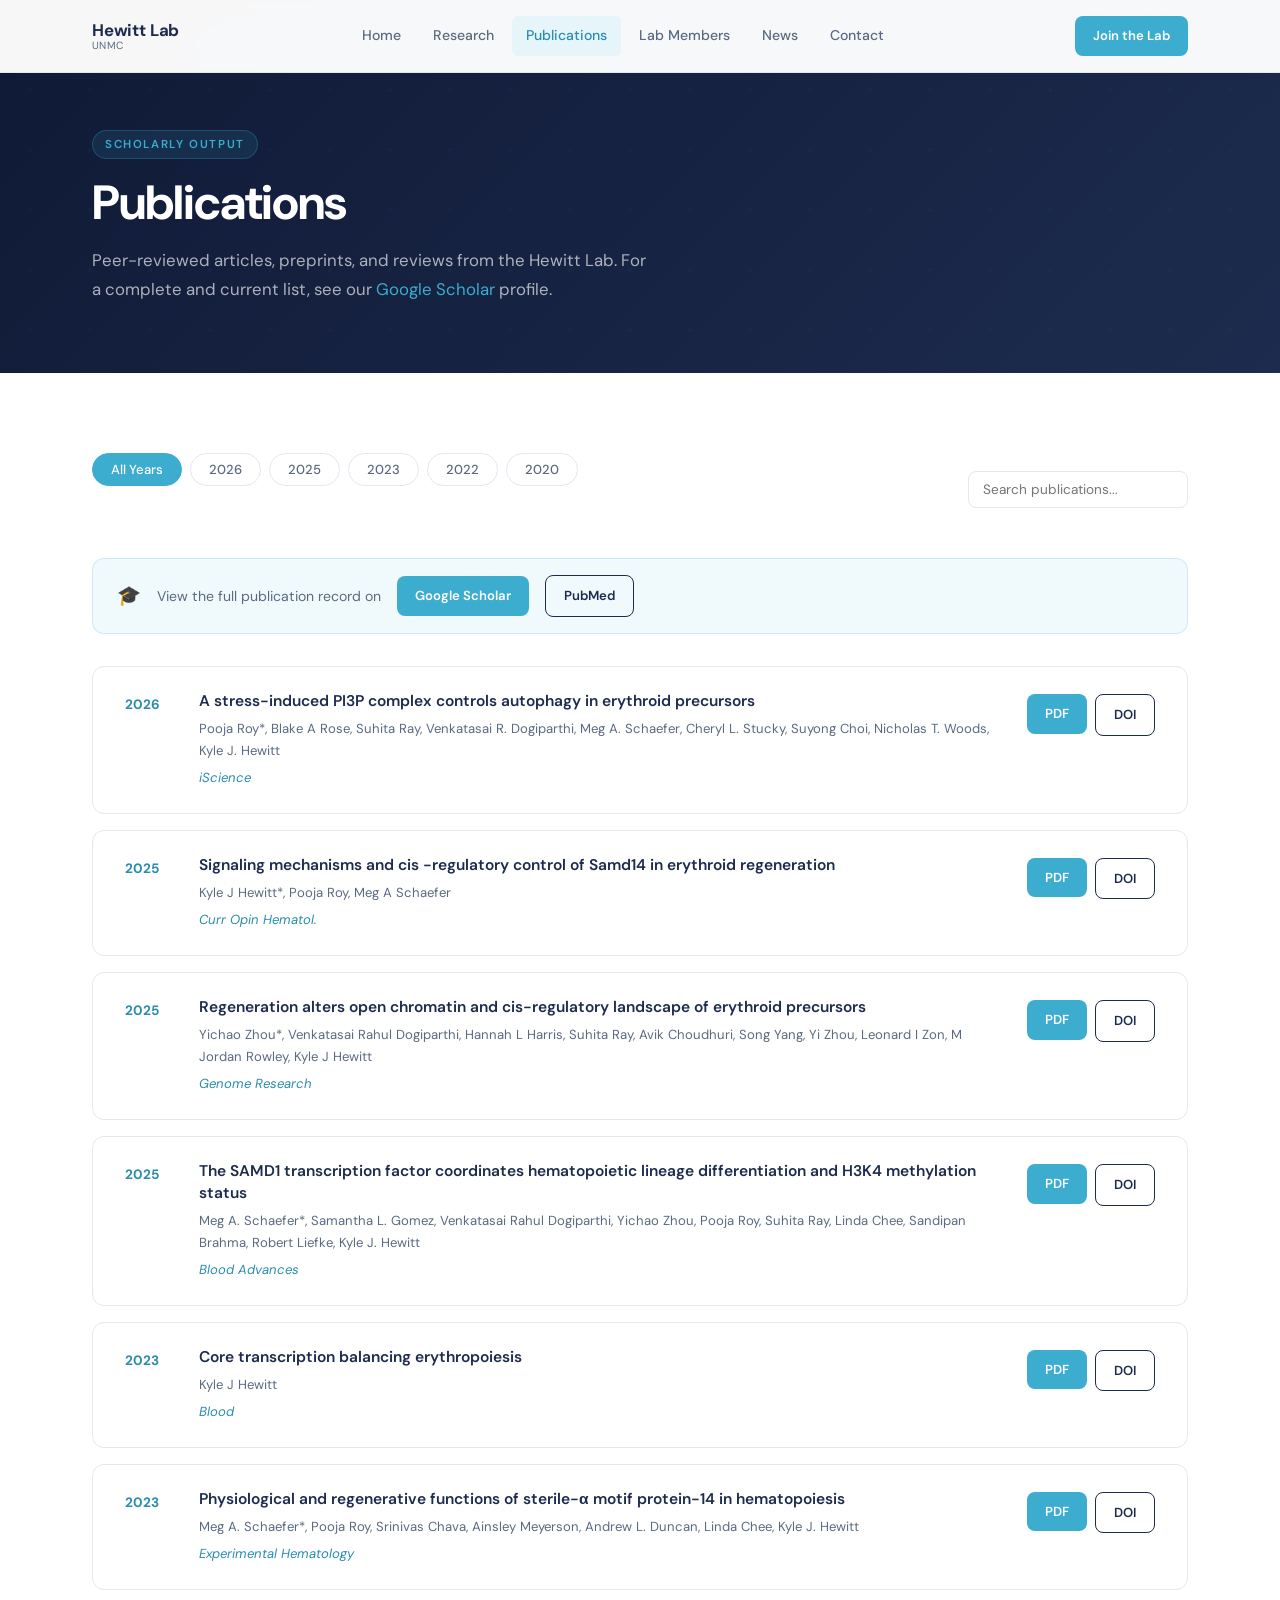
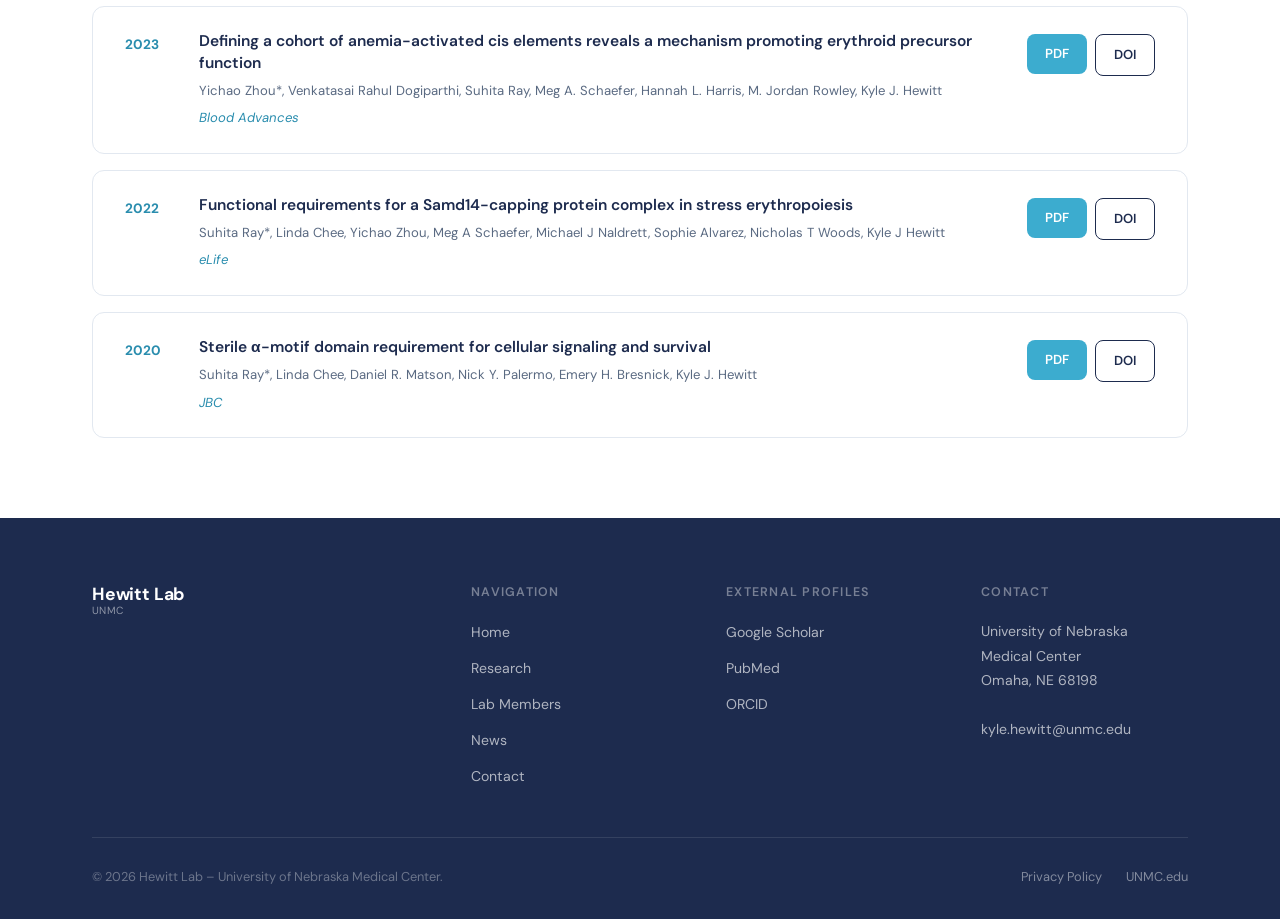
<file: publications.html>
<!DOCTYPE html>
<html lang="en">
<head>
  <meta charset="UTF-8" />
  <meta name="viewport" content="width=device-width, initial-scale=1.0" />
  <title>Publications | Hewitt Lab | UNMC</title>
  <meta name="description" content="Peer-reviewed publications and preprints from the Hewitt Lab at UNMC." />
  <link rel="stylesheet" href="styles.css" />
  <link rel="icon" type="image/png" href="public/blood-logo.png" />
</head>
<body>

  <header class="site-header solid" id="siteHeader">
    <div class="header-inner">
      <a href="index.html" class="header-logo">

        <div class="logo-text">
          <span class="logo-name">Hewitt Lab</span>
          <span class="logo-sub">UNMC &nbsp;</span>
        </div>
      </a>
      <nav class="header-nav">
        <a href="index.html" class="nav-link">Home</a>
        <a href="research.html" class="nav-link">Research</a>
        <!-- <a href="tools.html" class="nav-link">Tools &amp; Technologies</a> -->
        <a href="publications.html" class="nav-link active">Publications</a>
        <a href="team.html" class="nav-link">Lab Members</a>
        <a href="news.html" class="nav-link">News</a>
        <a href="contact.html" class="nav-link">Contact</a>
      </nav>
      <a href="contact.html" class="btn btn--primary btn--sm header-cta">Join the Lab</a>
      <button class="menu-toggle" id="menuToggle" aria-label="Open menu"><span></span><span></span><span></span></button>
    </div>
  </header>

  <div class="mobile-nav" id="mobileNav" style="display:none; position:fixed; inset:0; background:var(--navy); z-index:999; flex-direction:column; align-items:flex-start; padding:6rem 2rem 2rem; gap:0.5rem;">
    <a href="index.html" class="nav-link" style="font-size:1.1rem;color:rgba(255,255,255,0.8)">Home</a>
    <a href="research.html" class="nav-link" style="font-size:1.1rem;color:rgba(255,255,255,0.8)">Research</a>
    <!-- <a href="tools.html" class="nav-link" style="font-size:1.1rem;color:rgba(255,255,255,0.8)">Tools &amp; Technologies</a> -->
    <a href="publications.html" class="nav-link active" style="font-size:1.1rem;color:white">Publications</a>
    <a href="team.html" class="nav-link" style="font-size:1.1rem;color:rgba(255,255,255,0.8)">Lab Members</a>
    <a href="news.html" class="nav-link">News</a>
    <a href="contact.html" class="nav-link" style="font-size:1.1rem;color:rgba(255,255,255,0.8)">Contact</a>
  </div>

  <!-- Page Hero -->
  <section class="page-hero">
    <div class="container page-hero-inner">
      <span class="page-hero-label">Scholarly Output</span>
      <h1 class="page-hero-title">Publications</h1>
      <p class="page-hero-desc">
        Peer-reviewed articles, preprints, and reviews from the Hewitt Lab.
        For a complete and current list, see our
        <a href="https://scholar.google.com/citations?user=3w68aUcAAAAJ&hl=en" target="_blank" style="color:var(--teal);">Google Scholar</a> profile.
      </p>
    </div>
  </section>

  <!-- Publications -->
  <section class="section section--light">
    <div class="container">

      <!-- Filter + Search row -->
      <div style="display:flex; align-items:center; justify-content:space-between; flex-wrap:wrap; gap:1rem; margin-bottom:2rem;">
        <div class="pub-filter" id="filterBar">
          <button class="filter-btn active" data-year="all">All Years</button>
          <button class="filter-btn" data-year="2026">2026</button>
          <button class="filter-btn" data-year="2025">2025</button>
          <button class="filter-btn" data-year="2023">2023</button>
          <button class="filter-btn" data-year="2022">2022</button>
          <button class="filter-btn" data-year="2020">2020</button>
        </div>
        <div style="display:flex; align-items:center; gap:0.5rem;">
          <input
            type="text"
            id="pubSearch"
            placeholder="Search publications..."
            style="padding:9px 14px; border:1.5px solid var(--gray-200); border-radius:8px; font-family:'DM Sans',sans-serif; font-size:0.85rem; outline:none; width:220px;"
          />
        </div>
      </div>

      <!-- Scholar link -->
      <div style="background:var(--teal-faint); border:1px solid rgba(60,172,207,0.2); border-radius:var(--radius); padding:1rem 1.5rem; display:flex; align-items:center; gap:1rem; margin-bottom:2rem; flex-wrap:wrap;">
        <span style="font-size:1.2rem;">&#127891;</span>
        <span style="font-size:0.88rem; color:var(--text-muted);">View the full publication record on</span>
        <a href="https://scholar.google.com/citations?user=3w68aUcAAAAJ&hl=en" target="_blank" class="btn btn--primary btn--sm">Google Scholar</a>
        <a href="https://pubmed.ncbi.nlm.nih.gov/?sort=date&term=Hewitt+KJ&cauthor_id=40293138" target="_blank" class="btn btn--outline btn--sm">PubMed</a>
      </div>

      <div class="pub-list" id="pubList">

        <!-- 2025 -->
        <div class="pub-item fade-in" data-year="2026">
          <div class="pub-year">2026</div>
          <div class="pub-content">
            <div class="pub-title">A stress-induced PI3P complex controls autophagy in erythroid precursors</div>
            <div class="pub-authors">Pooja Roy*, Blake A Rose, Suhita Ray, Venkatasai R. Dogiparthi, Meg A. Schaefer, 
              Cheryl L. Stucky, Suyong Choi, Nicholas T. Woods, Kyle J. Hewitt</div>
            <div class="pub-journal">iScience</div>
          </div>
          <div class="pub-actions">
            <a href="https://www.cell.com/action/showPdf?pii=S2589-0042%2826%2900557-2" class="btn btn--primary btn--sm">PDF</a>
            <a href="https://www.cell.com/iscience/fulltext/S2589-0042(26)00557-2" class="btn btn--outline btn--sm">DOI</a>
          </div>
        </div>
        <div class="pub-item fade-in fade-in-delay-1" data-year="2025">
          <div class="pub-year">2025</div>
          <div class="pub-content">
            <div class="pub-title">Signaling mechanisms and cis -regulatory control of Samd14 in erythroid regeneration</div>
            <div class="pub-authors">Kyle J Hewitt*, Pooja Roy, Meg A Schaefer</div>
            <div class="pub-journal">Curr Opin Hematol.</div>
          </div>
          <div class="pub-actions">
            <a href="https://pubmed.ncbi.nlm.nih.gov/40293138/" class="btn btn--primary btn--sm">PDF</a>
            <a href="https://pubmed.ncbi.nlm.nih.gov/40293138/" class="btn btn--outline btn--sm">DOI</a>
          </div>
        </div>
        <div class="pub-item fade-in fade-in-delay-1" data-year="2025">
          <div class="pub-year">2025</div>
          <div class="pub-content">
            <div class="pub-title">Regeneration alters open chromatin and cis-regulatory landscape of erythroid precursors</div>
            <div class="pub-authors">Yichao Zhou*, Venkatasai Rahul Dogiparthi, Hannah L Harris, Suhita Ray, Avik Choudhuri, 
              Song Yang, Yi Zhou, Leonard I Zon, M Jordan Rowley, Kyle J Hewitt</div>
            <div class="pub-journal">Genome Research</div>
          </div>
          <div class="pub-actions">
            <a href="https://pmc.ncbi.nlm.nih.gov/articles/PMC12212076/" class="btn btn--primary btn--sm">PDF</a>
            <a href="https://doi.org/10.1101/gr.279949.124" class="btn btn--outline btn--sm">DOI</a>
          </div>
        </div>

        <!-- 2024 -->
        <div class="pub-item fade-in" data-year="2025">
          <div class="pub-year">2025</div>
          <div class="pub-content">
            <div class="pub-title">The SAMD1 transcription factor coordinates hematopoietic lineage differentiation and H3K4 methylation status</div>
            <div class="pub-authors">Meg A. Schaefer*, Samantha L. Gomez, Venkatasai Rahul Dogiparthi, Yichao Zhou, Pooja Roy, Suhita Ray, Linda Chee, Sandipan Brahma, Robert Liefke, Kyle J. Hewitt</div>
            <div class="pub-journal">Blood Advances</div>
          </div>
          <div class="pub-actions">
            <a href="https://ashpublications.org/bloodadvances/article/9/15/3988/537380/The-SAMD1-transcription-factor-coordinates" class="btn btn--primary btn--sm">PDF</a>
            <a href="https://ashpublications.org/bloodadvances/article/9/15/3988/537380/The-SAMD1-transcription-factor-coordinates" class="btn btn--outline btn--sm">DOI</a>
          </div>
        </div>

        <div class="pub-item fade-in fade-in-delay-1" data-year="2023">
          <div class="pub-year">2023</div>
          <div class="pub-content">
            <div class="pub-title">Core transcription balancing erythropoiesis</div>
            <div class="pub-authors">Kyle J Hewitt</div>
            <div class="pub-journal">Blood</div>
          </div>
          <div class="pub-actions">
            <a href="https://ashpublications.org/blood/article/142/25/2130/506586/Core-transcription-balancing-erythropoiesis?guestAccessKey=" class="btn btn--primary btn--sm">PDF</a>
            <a href="https://ashpublications.org/blood/article/142/25/2130/506586/Core-transcription-balancing-erythropoiesis?guestAccessKey=" class="btn btn--outline btn--sm">DOI</a>
          </div>
        </div>

        <div class="pub-item fade-in fade-in-delay-2" data-year="2023">
          <div class="pub-year">2023</div>
          <div class="pub-content">
            <div class="pub-title">Physiological and regenerative functions of sterile-α motif protein-14 in hematopoiesis</div>
            <div class="pub-authors">Meg A. Schaefer*, Pooja Roy, Srinivas Chava, Ainsley Meyerson, Andrew L. Duncan, Linda Chee, Kyle J. Hewitt</div>
            <div class="pub-journal">Experimental Hematology</div>
          </div>
          <div class="pub-actions">
            <a href="https://www.exphem.org/action/showPdf?pii=S0301-472X%2823%2901704-6" class="btn btn--primary btn--sm">PDF</a>
            <a href="https://www.exphem.org/article/S0301-472X(23)01704-6/fulltext" class="btn btn--outline btn--sm">DOI</a>
          </div>
        </div>

        <!-- 2023 -->
        <div class="pub-item fade-in" data-year="2023">
          <div class="pub-year">2023</div>
          <div class="pub-content">
            <div class="pub-title">Defining a cohort of anemia-activated cis elements reveals a mechanism promoting erythroid precursor function</div>
            <div class="pub-authors">Yichao Zhou*, Venkatasai Rahul Dogiparthi, Suhita Ray, Meg A. Schaefer, Hannah L. Harris, M. Jordan Rowley, Kyle J. Hewitt</div>
            <div class="pub-journal">Blood Advances</div>
          </div>
          <div class="pub-actions">
            <a href="https://watermark02.silverchair.com/blooda_adv-2022-009163-main.pdf?token=[base64]" class="btn btn--primary btn--sm">PDF</a>
            <a href="https://ashpublications.org/bloodadvances/article/7/20/6325/494606/Defining-a-cohort-of-anemia-activated-cis-elements?guestAccessKey=" class="btn btn--outline btn--sm">DOI</a>
          </div>
        </div>

        <div class="pub-item fade-in fade-in-delay-1" data-year="2022">
          <div class="pub-year">2022</div>
          <div class="pub-content">
            <div class="pub-title">Functional requirements for a Samd14-capping protein complex in stress erythropoiesis</div>
            <div class="pub-authors">Suhita Ray*, Linda Chee, Yichao Zhou, Meg A Schaefer, Michael J Naldrett, Sophie Alvarez, Nicholas T Woods, Kyle J Hewitt</div>
            <div class="pub-journal">eLife</div>
          </div>
          <div class="pub-actions">
            <a href="https://elifesciences.org/articles/76497" class="btn btn--primary btn--sm">PDF</a>
            <a href="https://elifesciences.org/articles/76497" class="btn btn--outline btn--sm">DOI</a>
          </div>
        </div>

        <!-- 2022 -->
        <div class="pub-item fade-in" data-year="2020">
          <div class="pub-year">2020</div>
          <div class="pub-content">
            <div class="pub-title">Sterile α-motif domain requirement for cellular signaling and survival</div>
            <div class="pub-authors">Suhita Ray*, Linda Chee, Daniel R. Matson, Nick Y. Palermo, Emery H. Bresnick, Kyle J. Hewitt</div>
            <div class="pub-journal">JBC</div>
          </div>
          <div class="pub-actions">
            <a href="https://www.jbc.org/action/showPdf?pii=S0021-9258%2817%2948211-1" class="btn btn--primary btn--sm">PDF</a>
            <a href="https://www.jbc.org/article/S0021-9258(17)48211-1/fulltext" class="btn btn--outline btn--sm">DOI</a>
          </div>
        </div>

      </div>

      <div id="noResults" style="display:none; padding:3rem; text-align:center; color:var(--text-muted);">
        No publications found matching your search.
      </div>
    </div>
  </section>

  <!-- Footer -->
  <footer class="site-footer">
    <div class="container">
      <div class="footer-grid">
        <div class="footer-brand">
          <a href="index.html" class="header-logo" style="margin-bottom:1rem; display:inline-flex;">
            <div class="logo-text"><span class="logo-name">Hewitt Lab</span><span class="logo-sub">UNMC</span></div>
          </a>
        </div>
        <div class="footer-col"><h4>Navigation</h4><ul>
          <li><a href="index.html">Home</a></li><li><a href="research.html">Research</a></li>
          <!-- <li><a href="tools.html">Tools &amp; Technologies</a></li><li><a href="publications.html">Publications</a></li> -->
          <li><a href="team.html">Lab Members</a></li><li><a href="news.html" >News</a></li><li><a href="contact.html">Contact</a></li>
        </ul></div>
        <div class="footer-col"><h4>External Profiles</h4><ul>
          <li><a href="https://scholar.google.com/citations?user=3w68aUcAAAAJ&hl=en" target="_blank">Google Scholar</a></li>
          <li><a href="https://pubmed.ncbi.nlm.nih.gov/?sort=date&term=Hewitt+KJ&cauthor_id=40293138" target="_blank">PubMed</a></li>
          <li><a href="https://orcid.org/0000-0003-1946-625X" target="_blank">ORCID</a></li>
        </ul></div>
        <div class="footer-col"><h4>Contact</h4>
          <address>University of Nebraska<br/>Medical Center<br/>Omaha, NE 68198<br/><br/><a href="mailto:kyle.hewitt@unmc.edu">kyle.hewitt@unmc.edu</a></address>
        </div>
      </div>
      <div class="footer-bottom">
        <span>&copy; 2026 Hewitt Lab &ndash; University of Nebraska Medical Center.</span>
        <div style="display:flex; gap:1.5rem;"><a href="#">Privacy Policy</a><a href="https://www.unmc.edu" target="_blank">UNMC.edu</a></div>
      </div>
    </div>
  </footer>

  <script>
    const menuToggle = document.getElementById('menuToggle');
    const mobileNav  = document.getElementById('mobileNav');
    menuToggle.addEventListener('click', () => { mobileNav.style.display = mobileNav.style.display === 'flex' ? 'none' : 'flex'; });

    // Filter by year
    const filterBtns = document.querySelectorAll('.filter-btn');
    const pubItems   = document.querySelectorAll('.pub-item');
    const searchInput = document.getElementById('pubSearch');

    function applyFilters() {
      const activeYear  = document.querySelector('.filter-btn.active').dataset.year;
      const searchQuery = searchInput.value.toLowerCase();
      let visible = 0;

      pubItems.forEach(item => {
        const yearMatch   = activeYear === 'all' || item.dataset.year === activeYear;
        const textMatch   = !searchQuery || item.textContent.toLowerCase().includes(searchQuery);
        const show        = yearMatch && textMatch;
        item.style.display = show ? '' : 'none';
        if (show) visible++;
      });

      document.getElementById('noResults').style.display = visible === 0 ? 'block' : 'none';
    }

    filterBtns.forEach(btn => {
      btn.addEventListener('click', () => {
        filterBtns.forEach(b => b.classList.remove('active'));
        btn.classList.add('active');
        applyFilters();
      });
    });

    searchInput.addEventListener('input', applyFilters);

    // Scroll fade-in
    const fadeEls = document.querySelectorAll('.fade-in');
    const observer = new IntersectionObserver((entries) => {
      entries.forEach(e => { if (e.isIntersecting) { e.target.classList.add('visible'); observer.unobserve(e.target); } });
    }, { threshold: 0.08 });
    fadeEls.forEach(el => observer.observe(el));
  </script>
</body>
</html>
</file>
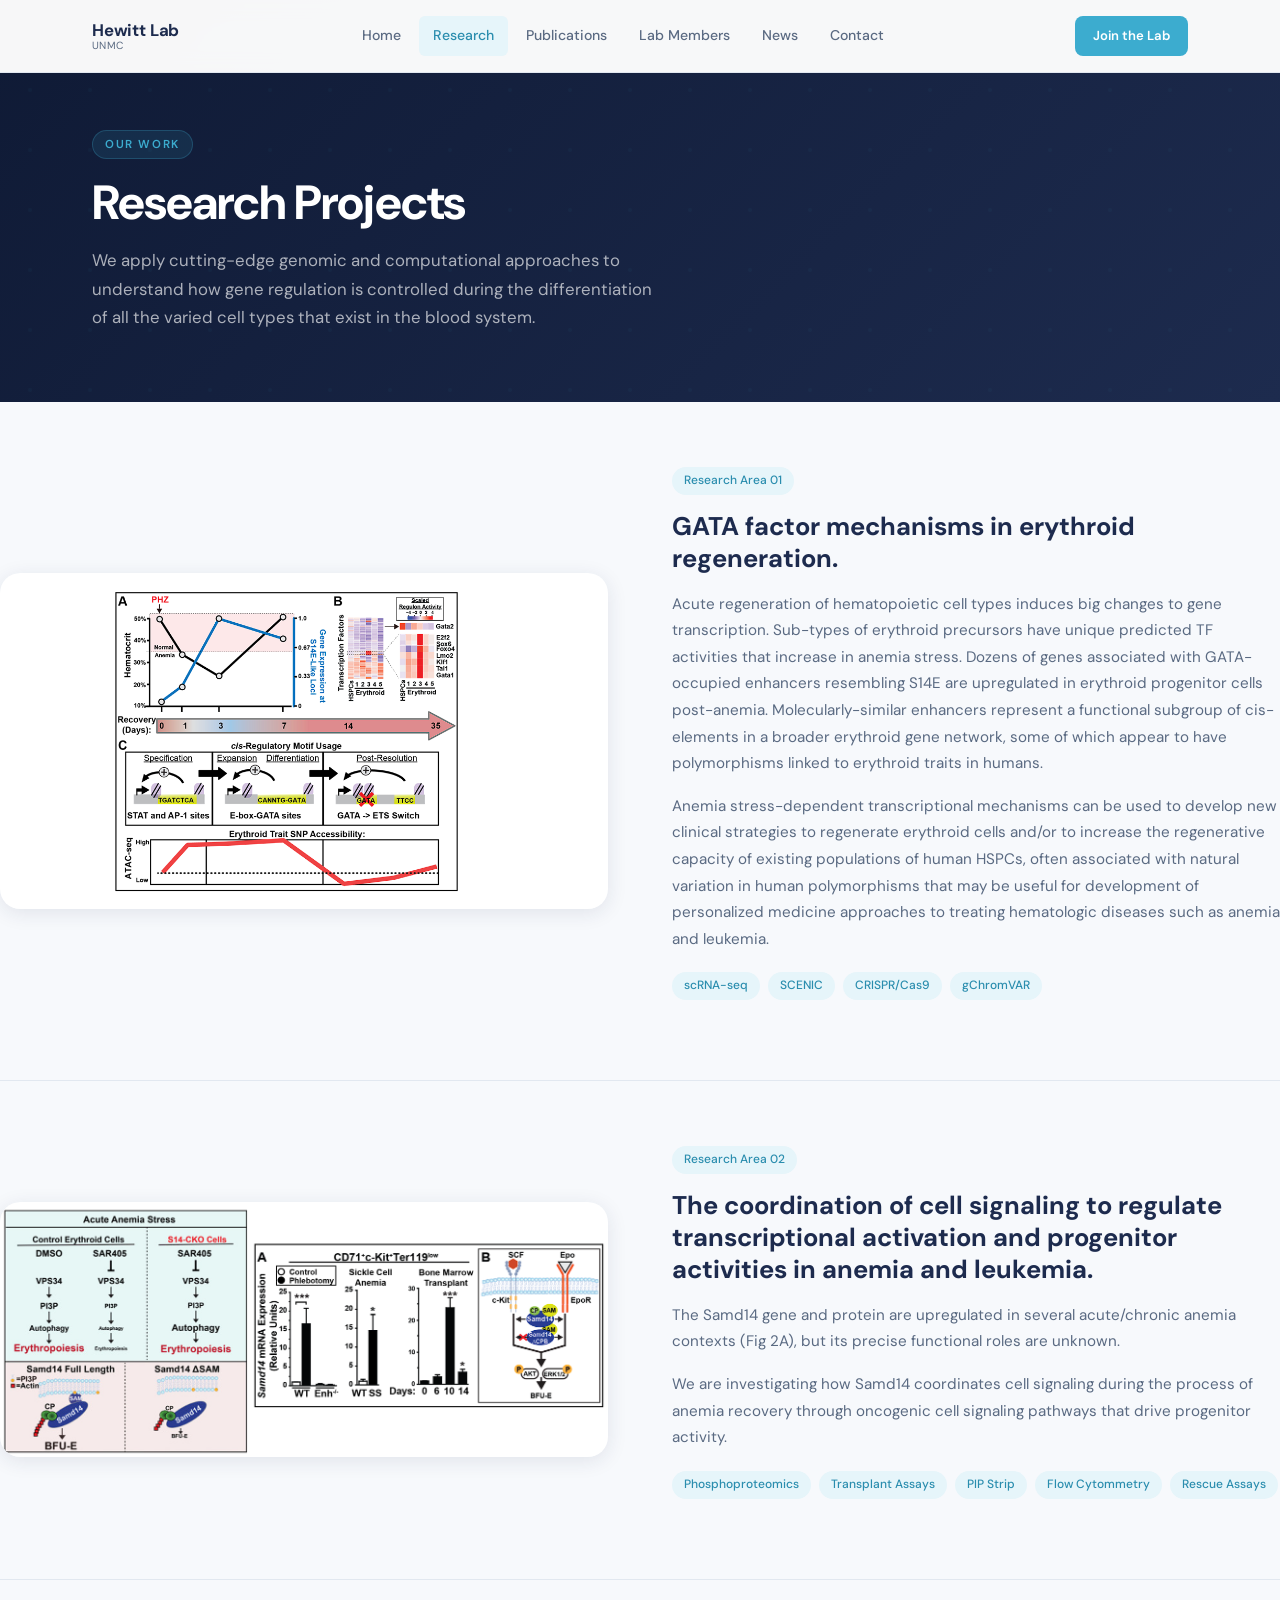
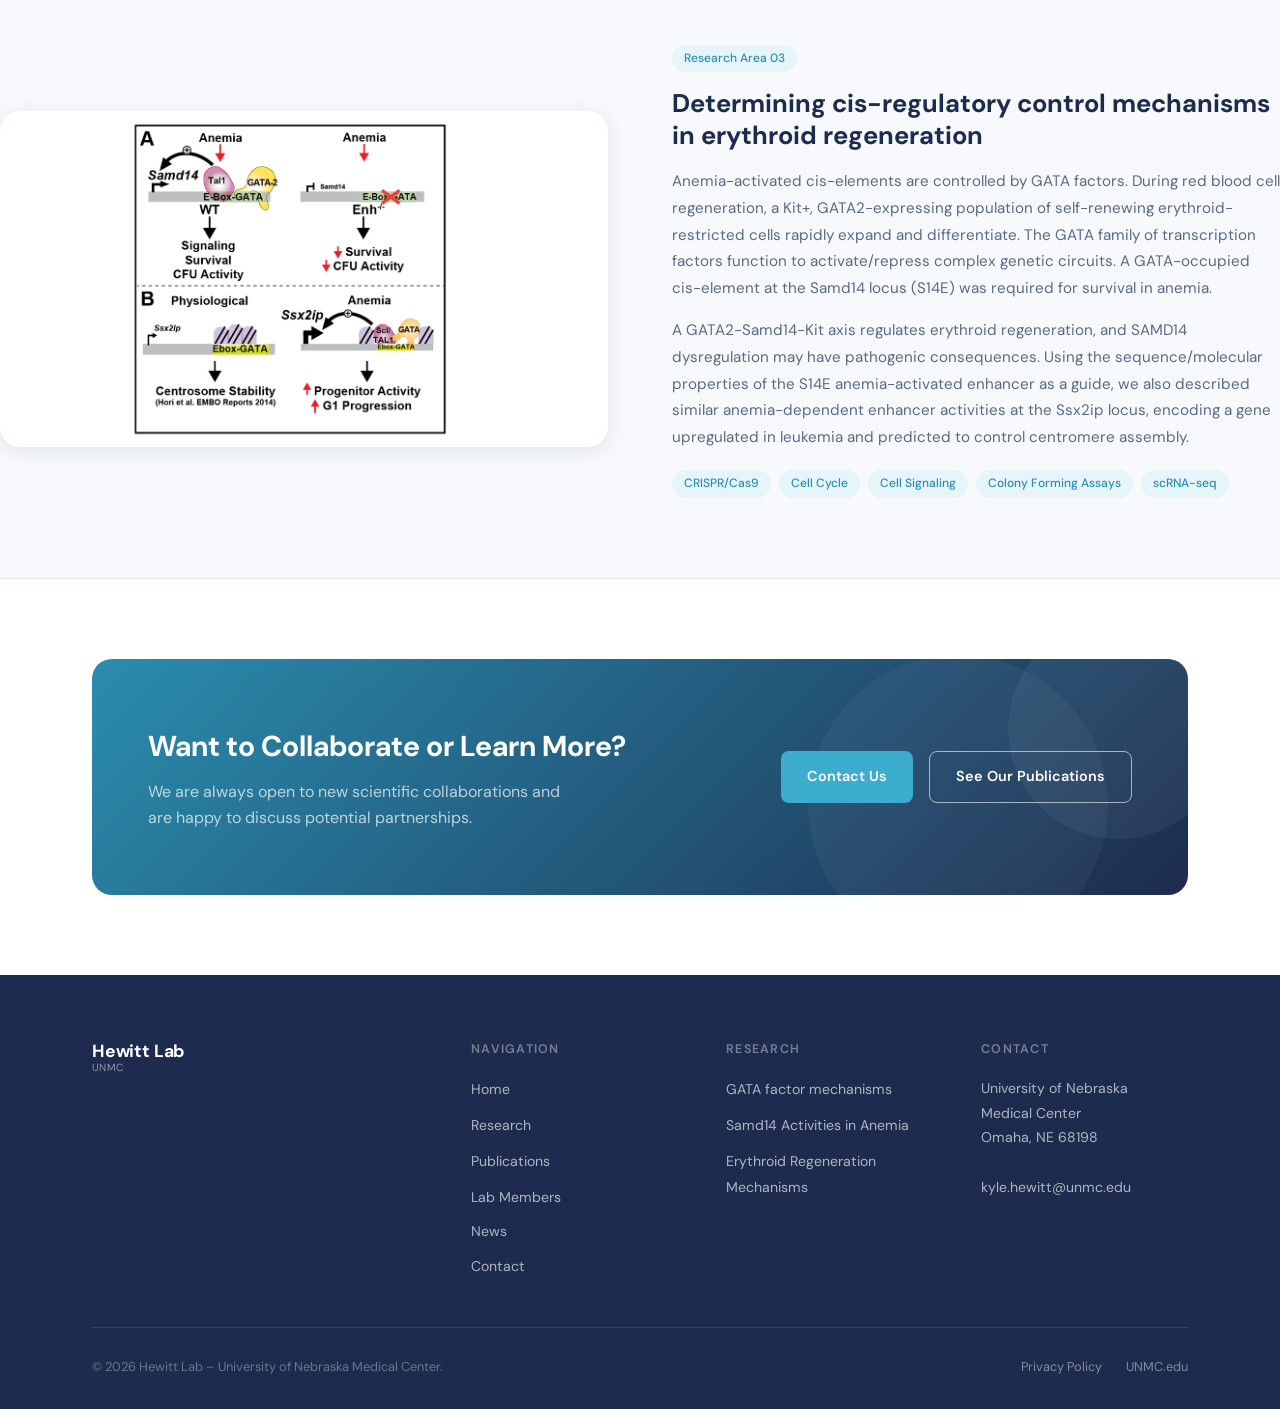
<file: research.html>
<!DOCTYPE html>
<html lang="en">
<head>
  <meta charset="UTF-8" />
  <meta name="viewport" content="width=device-width, initial-scale=1.0" />
  <title>Research | Hewitt Lab | UNMC</title>
  <meta name="description" content="Research programs at the Hewitt Lab spanning cardiac genomics, pulmonary disease, and computational method development." />
  <link rel="stylesheet" href="styles.css" />
  <link rel="icon" type="image/png" href="public/blood-logo.png" />
</head>
<body>

  <header class="site-header solid" id="siteHeader">
    <div class="header-inner">
      <a href="index.html" class="header-logo">

        <div class="logo-text">
          <span class="logo-name">Hewitt Lab</span>
          <span class="logo-sub">UNMC &nbsp;</span>
        </div>
      </a>
      <nav class="header-nav">
        <a href="index.html" class="nav-link">Home</a>
        <a href="research.html" class="nav-link active">Research</a>
        <!-- <a href="tools.html" class="nav-link">Tools &amp; Technologies</a> -->
        <a href="publications.html" class="nav-link">Publications</a>
        <a href="team.html" class="nav-link">Lab Members</a>
        <a href="news.html" class="nav-link">News</a>
        <a href="contact.html" class="nav-link">Contact</a>
      </nav>
      <a href="contact.html" class="btn btn--primary btn--sm header-cta">Join the Lab</a>
      <button class="menu-toggle" id="menuToggle" aria-label="Open menu">
        <span></span><span></span><span></span>
      </button>
    </div>
  </header>

  <!-- Mobile Nav -->
  <div class="mobile-nav" id="mobileNav" style="display:none; position:fixed; inset:0; background:var(--navy); z-index:999; flex-direction:column; align-items:flex-start; padding:6rem 2rem 2rem; gap:0.5rem;">
    <a href="index.html" class="nav-link" style="font-size:1.1rem;color:rgba(255,255,255,0.8)">Home</a>
    <a href="research.html" class="nav-link active" style="font-size:1.1rem;color:white">Research</a>
    <!-- <a href="tools.html" class="nav-link" style="font-size:1.1rem;color:rgba(255,255,255,0.8)">Tools &amp; Technologies</a> -->
    <a href="publications.html" class="nav-link" style="font-size:1.1rem;color:rgba(255,255,255,0.8)">Publications</a>
    <a href="team.html" class="nav-link" style="font-size:1.1rem;color:rgba(255,255,255,0.8)">Lab Members</a>
    <a href="news.html" class="nav-link">News</a>
    <a href="contact.html" class="nav-link" style="font-size:1.1rem;color:rgba(255,255,255,0.8)">Contact</a>
  </div>

  <!-- Page Hero -->
  <section class="page-hero">
    <div class="container page-hero-inner">
      <span class="page-hero-label">Our Work</span>
      <h1 class="page-hero-title">Research Projects</h1>
      <p class="page-hero-desc">
        We apply cutting-edge genomic and computational approaches to understand
        how  gene regulation is controlled during the differentiation of all the 
        varied cell types that exist in the blood system.
      </p>
    </div>
  </section>

  <!-- Research Overview -->
<!--  
  <section class="section section--light">
    <div class="container">
      <div class="text-center" style="max-width:680px; margin:0 auto 3.5rem;">
        <span class="section-label">Overview</span>
        <h2 class="section-title">An Integrative Approach to Disease Biology</h2>
        <p class="section-subtitle">
          Our research spans molecular, cellular, and systems levels of analysis.
          By combining experimental genomics with computational modeling, we generate
          mechanistic hypotheses that are testable and translatable.
        </p>
      </div>
-->
      <!-- Stats row -->
<!--  
      <div style="display:grid; grid-template-columns:repeat(4,1fr); gap:1.5rem; margin-bottom:5rem;">
        <div style="background:var(--teal-faint); border:1px solid rgba(60,172,207,0.15); border-radius:var(--radius); padding:1.5rem; text-align:center;">
          <div style="font-size:2rem; font-weight:700; color:var(--teal-dark);">4</div>
          <div style="font-size:0.82rem; color:var(--text-muted); margin-top:4px;">Research Areas</div>
        </div>
        <div style="background:var(--teal-faint); border:1px solid rgba(60,172,207,0.15); border-radius:var(--radius); padding:1.5rem; text-align:center;">
          <div style="font-size:2rem; font-weight:700; color:var(--teal-dark);">5</div>
          <div style="font-size:0.82rem; color:var(--text-muted); margin-top:4px;">Active Grants</div>
        </div>
        <div style="background:var(--teal-faint); border:1px solid rgba(60,172,207,0.15); border-radius:var(--radius); padding:1.5rem; text-align:center;">
          <div style="font-size:2rem; font-weight:700; color:var(--teal-dark);">8+</div>
          <div style="font-size:0.82rem; color:var(--text-muted); margin-top:4px;">Clinical Collaborators</div>
        </div>
        <div style="background:var(--teal-faint); border:1px solid rgba(60,172,207,0.15); border-radius:var(--radius); padding:1.5rem; text-align:center;">
          <div style="font-size:2rem; font-weight:700; color:var(--teal-dark);">40+</div>
          <div style="font-size:0.82rem; color:var(--text-muted); margin-top:4px;">Publications</div>
        </div>
      </div>
-->
      <!-- Research Areas -->
      <div id="ra1" class="research-area fade-in">
        <div class="research-area-img" style="width:auto;">
          <!-- PLACEHOLDER: Replace with public/research-cardiac.jpg -->
          <img
            src="public/prj2.png"
            alt="Cardiac tissue research"
            style="width: auto; height: auto;object-fit:cover; border-radius:20px;"
          />

        </div>
        <div class="research-area-text">
          <span class="tag">Research Area 01</span>
          <h2>GATA factor mechanisms in erythroid regeneration.</h2>
          <p>
            Acute regeneration of hematopoietic cell types induces big changes to gene transcription. 
            Sub-types of erythroid precursors have unique predicted TF activities that increase in 
            anemia stress. Dozens of genes associated with GATA-occupied enhancers resembling S14E 
            are upregulated in erythroid progenitor cells post-anemia. Molecularly-similar enhancers 
            represent a functional subgroup of cis-elements in a broader erythroid gene network, some 
            of which appear to have polymorphisms linked to erythroid traits in humans.
          </p>
          <p>
            Anemia stress-dependent transcriptional mechanisms can be used to develop new clinical strategies 
            to regenerate erythroid cells and/or to increase the regenerative capacity of existing populations 
            of human HSPCs, often associated with natural variation in human polymorphisms that may be useful 
            for development of personalized medicine approaches to treating hematologic diseases such as anemia 
            and leukemia.
          </p>
          <div class="method-list">
            <span class="tag">scRNA-seq</span>
            <span class="tag">SCENIC</span>
            <span class="tag">CRISPR/Cas9</span>
            <span class="tag">gChromVAR</span>
            <!-- <span class="tag">Heart Failure Models</span> -->
          </div>
        </div>
      </div>

      <div id="ra2" class="research-area fade-in">
        <div class="research-area-img" style="width:fit-content;">
          <!-- PLACEHOLDER: Replace with public/research-cardiac.jpg -->
          <img
            src="public/prj3.png"
            alt="Cardiac tissue research"
            style="width:auto; height: auto;object-fit:cover; border-radius:20px;"
          />

        </div>
        <div class="research-area-text">
          <span class="tag">Research Area 02</span>
          <h2>The coordination of cell signaling to regulate transcriptional activation and progenitor activities in anemia and leukemia.</h2>
          <p>
            The Samd14 gene and protein are upregulated in several acute/chronic anemia contexts (Fig 2A), but its precise functional roles are unknown. 
          </p>
          <p>
            We are investigating how Samd14 coordinates cell signaling during the process of anemia recovery through oncogenic cell signaling pathways that drive progenitor activity.
          </p>
          <div class="method-list">
            <span class="tag">Phosphoproteomics</span>
            <span class="tag">Transplant Assays</span>
            <span class="tag">PIP Strip</span>
            <span class="tag">Flow Cytommetry</span>
            <span class="tag">Rescue Assays</span>
          </div>
        </div>
      </div>
      <div id="ra3" class="research-area fade-in">
        <div class="research-area-img" style="width:fit-content;">
          <!-- PLACEHOLDER: Replace with public/research-cardiac.jpg -->
          <img
            src="public/prj4.png"
            alt="Cardiac tissue research"
            style="width:auto; height: auto;object-fit:cover; border-radius:20px;"
          />

        </div>
        <div class="research-area-text">
          <span class="tag">Research Area 03</span>
          <h2>Determining cis-regulatory control mechanisms in erythroid regeneration</h2>
          <p>
            Anemia-activated cis-elements are controlled by GATA factors. During red blood cell regeneration, 
            a Kit+, GATA2-expressing population of self-renewing erythroid-restricted cells rapidly expand 
            and differentiate. The GATA family of transcription factors function to activate/repress complex 
            genetic circuits. A GATA-occupied cis-element at the Samd14 locus (S14E) was required for survival 
            in anemia.
          </p>
          <p>
            A GATA2-Samd14-Kit axis regulates erythroid regeneration, and SAMD14 dysregulation may have pathogenic 
            consequences. Using the sequence/molecular properties of the S14E anemia-activated enhancer as a guide, 
            we also described similar anemia-dependent enhancer activities at the Ssx2ip locus, encoding a gene 
            upregulated in leukemia and predicted to control centromere assembly.
          </p>
          <div class="method-list">
            <span class="tag">CRISPR/Cas9</span>
            <span class="tag">Cell Cycle</span>
            <span class="tag">Cell Signaling</span>
            <span class="tag">Colony Forming Assays</span>
            <span class="tag">scRNA-seq</span>
          </div>
        </div>
      </div>
<!--  
      <div id="pulmonary" class="research-area fade-in">
        <div class="research-area-text">
          <img
            src="public/Visual-Abstract2.jpg"
            alt="Cardiac tissue research"
            style="width:auto; height: auto;object-fit:cover; border-radius:20px;"
          />
          <span class="tag">Research Area 02</span>
          <h2>Pulmonary Disease and Vascular Remodeling</h2>
          <p>
            Lung diseases such as pulmonary arterial hypertension (PAH), pulmonary
            fibrosis, and COPD involve profound remodeling of the vascular, epithelial,
            and interstitial compartments. We study these processes using spatial
            transcriptomics and multi-modal single-cell profiling of human lung biospecimens.
          </p>
          <p>
            Our work aims to map the cell-type-specific gene expression programs driving
            vascular lesion formation and fibrotic niche establishment, identifying
            candidate therapeutic targets in disease-relevant cell states.
          </p>
          <div class="method-list">
            <span class="tag">Spatial Transcriptomics</span>
            <span class="tag">Visium / Xenium</span>
            <span class="tag">PAH Models</span>
            <span class="tag">IPF Biology</span>
            <span class="tag">Vascular Biology</span>
          </div>
        </div>
        <div class="research-area-img"> -->
          <!-- PLACEHOLDER: Replace with public/research-pulmonary.jpg -->
          <!--  
          <img
            src="https://images.unsplash.com/photo-1576091160550-2173dba999ef?auto=format&fit=crop&w=800&q=80"
            alt="Pulmonary research"
          />
        </div>
      </div>

      <div id="methods" class="research-area fade-in">
        <div class="research-area-img"> -->
          <!-- PLACEHOLDER: Replace with public/research-computational.jpg -->
          <!--  
          <img
            src="https://images.unsplash.com/photo-1518770660439-4636190af475?auto=format&fit=crop&w=800&q=80"
            alt="Computational biology and data science"
          />
        </div>
        <div class="research-area-text">
          <span class="tag">Research Area 03</span>
          <h2>Computational Method Development</h2>
          <p>
            Biological insight from high-dimensional genomic data requires robust
            analytical frameworks. Our lab actively develops open-source software
            for preprocessing, dimensionality reduction, cluster annotation,
            and regulatory network inference from single-cell and bulk omics data.
          </p>
          <p>
            We apply and extend methods from machine learning, graph theory, and
            Bayesian statistics to address specific challenges posed by sparse,
            noisy, and high-dimensional biological measurements.
          </p>
          <div class="method-list">
            <span class="tag">Machine Learning</span>
            <span class="tag">Multi-omics Integration</span>
            <span class="tag">Network Inference</span>
            <span class="tag">Benchmarking</span>
            <span class="tag">Python / R</span>
          </div>
          <div style="margin-top:1.5rem;">
            <a href="tools.html" class="btn btn--primary btn--sm">View Our Tools</a>
          </div>
        </div>
      </div>

      <div id="translational" class="research-area fade-in">
        <div class="research-area-text">
          <span class="tag">Research Area 04</span>
          <h2>Translational and Clinical Genomics</h2>
          <p>
            In close collaboration with clinicians at Nebraska Medicine and
            national consortium partners, we apply genomic methods directly
            to patient-derived biospecimens. This translational focus allows
            us to validate findings from model systems and prioritize
            mechanistically relevant targets for intervention.
          </p>
          <p>
            Current collaborative programs include cardiac surgery biobanking,
            lung transplant genomics, and GWAS-to-function studies linking
            common genetic variants to cardiovascular risk.
          </p>
          <div class="method-list">
            <span class="tag">Human Biospecimens</span>
            <span class="tag">GWAS</span>
            <span class="tag">eQTL Mapping</span>
            <span class="tag">Biobank Integration</span>
            <span class="tag">Nebraska Medicine</span>
          </div>
        </div>
        <div class="research-area-img"> -->
          <!-- PLACEHOLDER: Replace with public/research-translational.jpg -->
          <!--  
          <img
            src="https://images.unsplash.com/photo-1576671081837-49000212a370?auto=format&fit=crop&w=800&q=80"
            alt="Translational research and clinical collaboration"
          /> -->
        </div>
      </div>
    </div>
  </section>

  <!-- Collaborators -->
  <!--  
  <section class="section section--tint">
    <div class="container">
      <div class="text-center" style="max-width:560px; margin:0 auto 3rem;">
        <span class="section-label">Partnerships</span>
        <h2 class="section-title">Collaborators and Consortia</h2>
        <p class="section-subtitle">We work closely with clinical, basic science, and computational partners locally and nationally.</p>
      </div>
      <div style="display:grid; grid-template-columns:repeat(3,1fr); gap:1.5rem;">
        <div style="background:var(--white); border:1px solid var(--gray-200); border-radius:var(--radius); padding:1.75rem;">
          <div style="font-weight:700; color:var(--navy); margin-bottom:0.4rem;">Nebraska Medicine</div>
          <p style="font-size:0.85rem; color:var(--text-muted); line-height:1.6;">
            Clinical cardiology and pulmonology collaborators providing patient biospecimens and co-investigating translational hypotheses.
          </p>
        </div>
        <div style="background:var(--white); border:1px solid var(--gray-200); border-radius:var(--radius); padding:1.75rem;">
          <div style="font-weight:700; color:var(--navy); margin-bottom:0.4rem;">NIH-Funded Consortia</div>
          <p style="font-size:0.85rem; color:var(--text-muted); line-height:1.6;">
            Active participation in NHLBI-funded networks for cardiovascular genomics and lung disease research.
          </p>
        </div>
        <div style="background:var(--white); border:1px solid var(--gray-200); border-radius:var(--radius); padding:1.75rem;">
          <div style="font-weight:700; color:var(--navy); margin-bottom:0.4rem;">Computational Biology Partners</div>
          <p style="font-size:0.85rem; color:var(--text-muted); line-height:1.6;">
            Collaborative method development with computational biology groups at peer institutions and national bioinformatics centers.
          </p>
        </div>
      </div>
    </div>
  </section> -->

  <!-- CTA -->
  <section class="section section--light">
    <div class="container">
      <div class="cta-banner">
        <div class="cta-text">
          <h2>Want to Collaborate or Learn More?</h2>
          <p>We are always open to new scientific collaborations and are happy to discuss potential partnerships.</p>
        </div>
        <div class="cta-actions">
          <a href="contact.html" class="btn btn--primary">Contact Us</a>
          <a href="publications.html" class="btn btn--outline-white">See Our Publications</a>
        </div>
      </div>
    </div>
  </section>

  <!-- Footer -->
  <footer class="site-footer">
    <div class="container">
      <div class="footer-grid">
        <div class="footer-brand">
          <a href="index.html" class="header-logo" style="margin-bottom:1rem; display:inline-flex;">
            <!-- <div class="logo-mark"><svg viewBox="0 0 24 24"><path d="M12 21.593c-5.63-5.539-11-10.297-11-14.402 0-3.791 3.068-5.191 5.281-5.191 1.312 0 4.151.501 5.719 4.457 1.59-3.968 4.464-4.447 5.726-4.447 2.54 0 5.274 1.621 5.274 5.181 0 4.069-5.136 8.625-11 14.402z" fill="white"/></svg></div> -->
            <div class="logo-text"><span class="logo-name">Hewitt Lab</span><span class="logo-sub">UNMC</span></div>
          </a>
        </div>
        <div class="footer-col"><h4>Navigation</h4><ul>
          <li><a href="index.html">Home</a></li>
          <li><a href="research.html">Research</a></li>
          <!-- <li><a href="tools.html">Tools &amp; Technologies</a></li> -->
          <li><a href="publications.html">Publications</a></li>
          <li><a href="team.html">Lab Members</a></li>
          <a href="news.html" >News</a>
          <li><a href="contact.html">Contact</a></li>
        </ul></div>
        <div class="footer-col"><h4>Research</h4><ul>
          <li><a href="#ra1">GATA factor mechanisms</a></li>
          <li><a href="#ra2">Samd14 Activities in Anemia</a></li>
          <li><a href="#ra3">Erythroid Regeneration Mechanisms</a></li>
          <!-- <li><a href="#translational">Translational Research</a></li> -->
        </ul></div>
        <div class="footer-col"><h4>Contact</h4>
          <address>University of Nebraska<br/>Medical Center<br/>Omaha, NE 68198<br/><br/><a href="mailto:kyle.hewitt@unmc.edu">kyle.hewitt@unmc.edu</a></address>
        </div>
      </div>
      <div class="footer-bottom">
        <span>&copy; 2026 Hewitt Lab &ndash; University of Nebraska Medical Center.</span>
        <div style="display:flex; gap:1.5rem;"><a href="#">Privacy Policy</a><a href="https://www.unmc.edu" target="_blank">UNMC.edu</a></div>
      </div>
    </div>
  </footer>

  <script>
    const menuToggle = document.getElementById('menuToggle');
    const mobileNav  = document.getElementById('mobileNav');
    menuToggle.addEventListener('click', () => {
      mobileNav.style.display = mobileNav.style.display === 'flex' ? 'none' : 'flex';
    });
    const fadeEls = document.querySelectorAll('.fade-in');
    const observer = new IntersectionObserver((entries) => {
      entries.forEach(e => { if (e.isIntersecting) { e.target.classList.add('visible'); observer.unobserve(e.target); } });
    }, { threshold: 0.1 });
    fadeEls.forEach(el => observer.observe(el));
  </script>
</body>
</html>
</file>
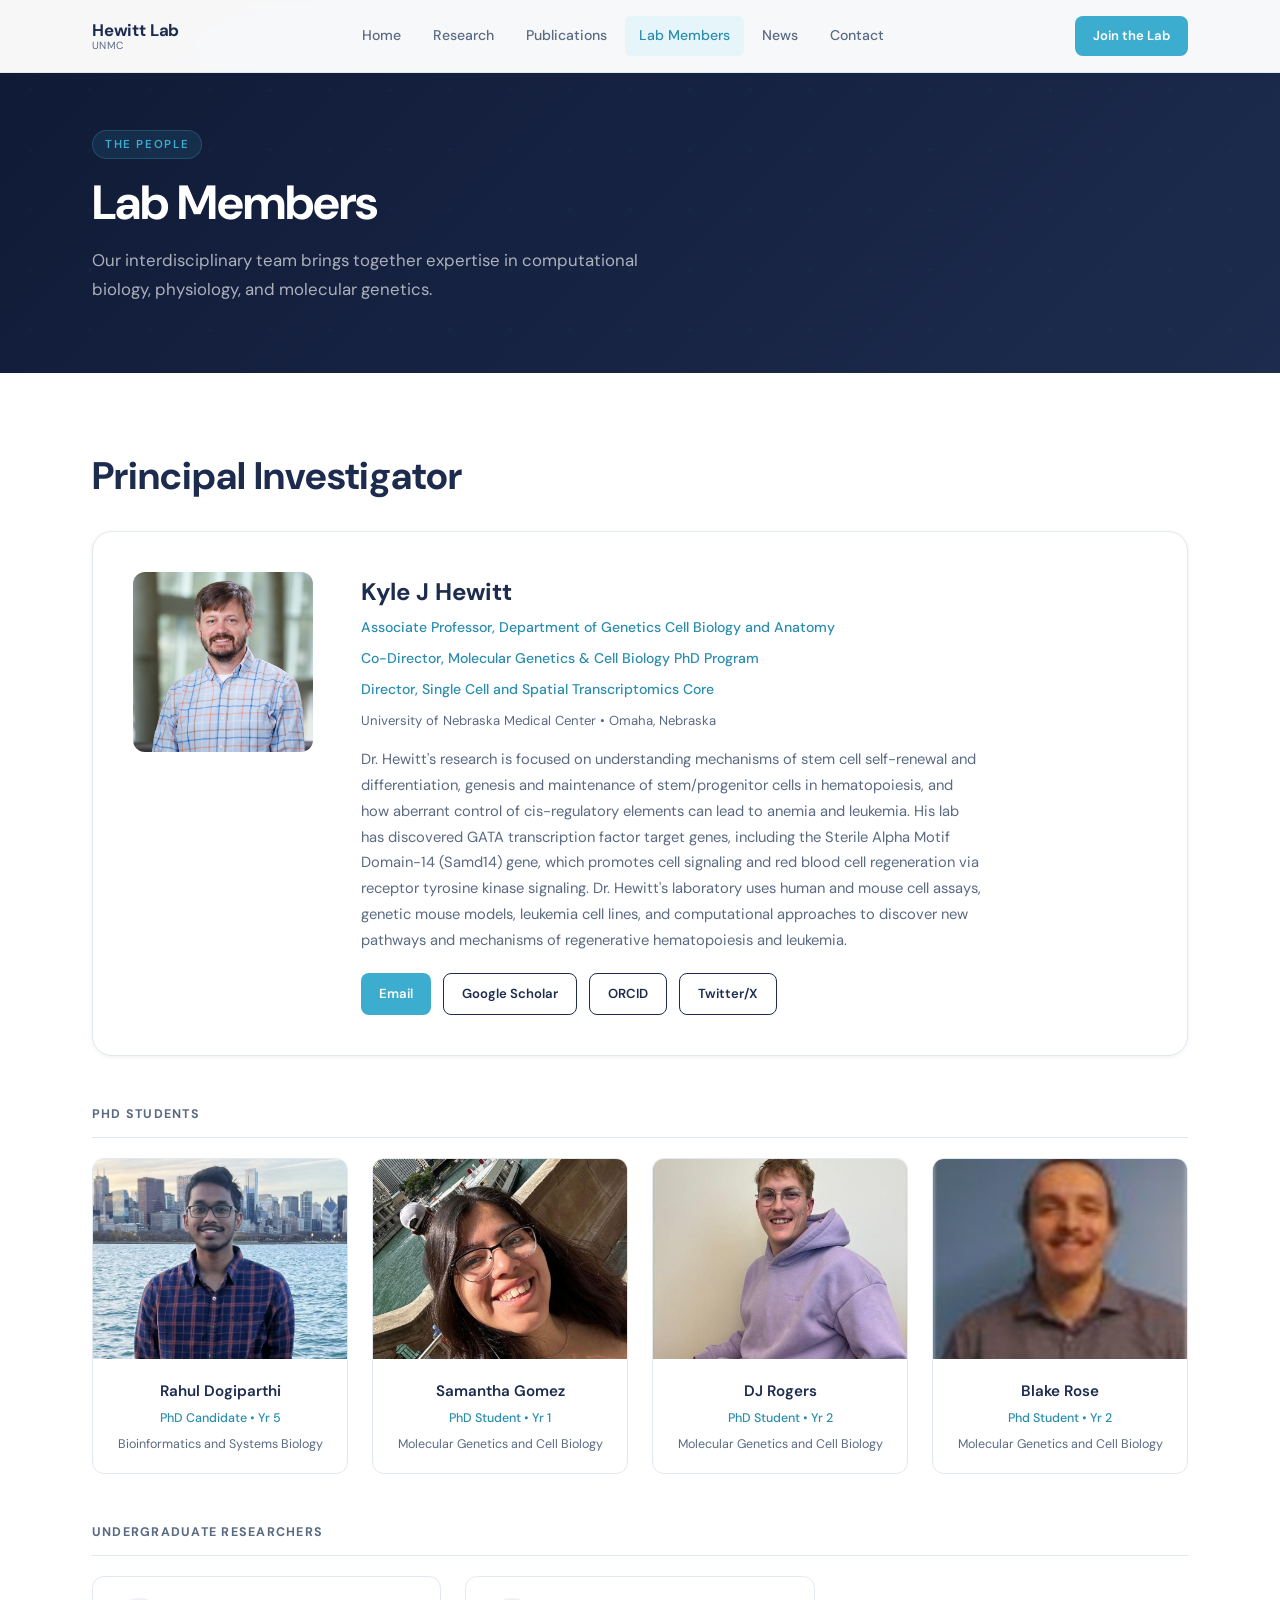
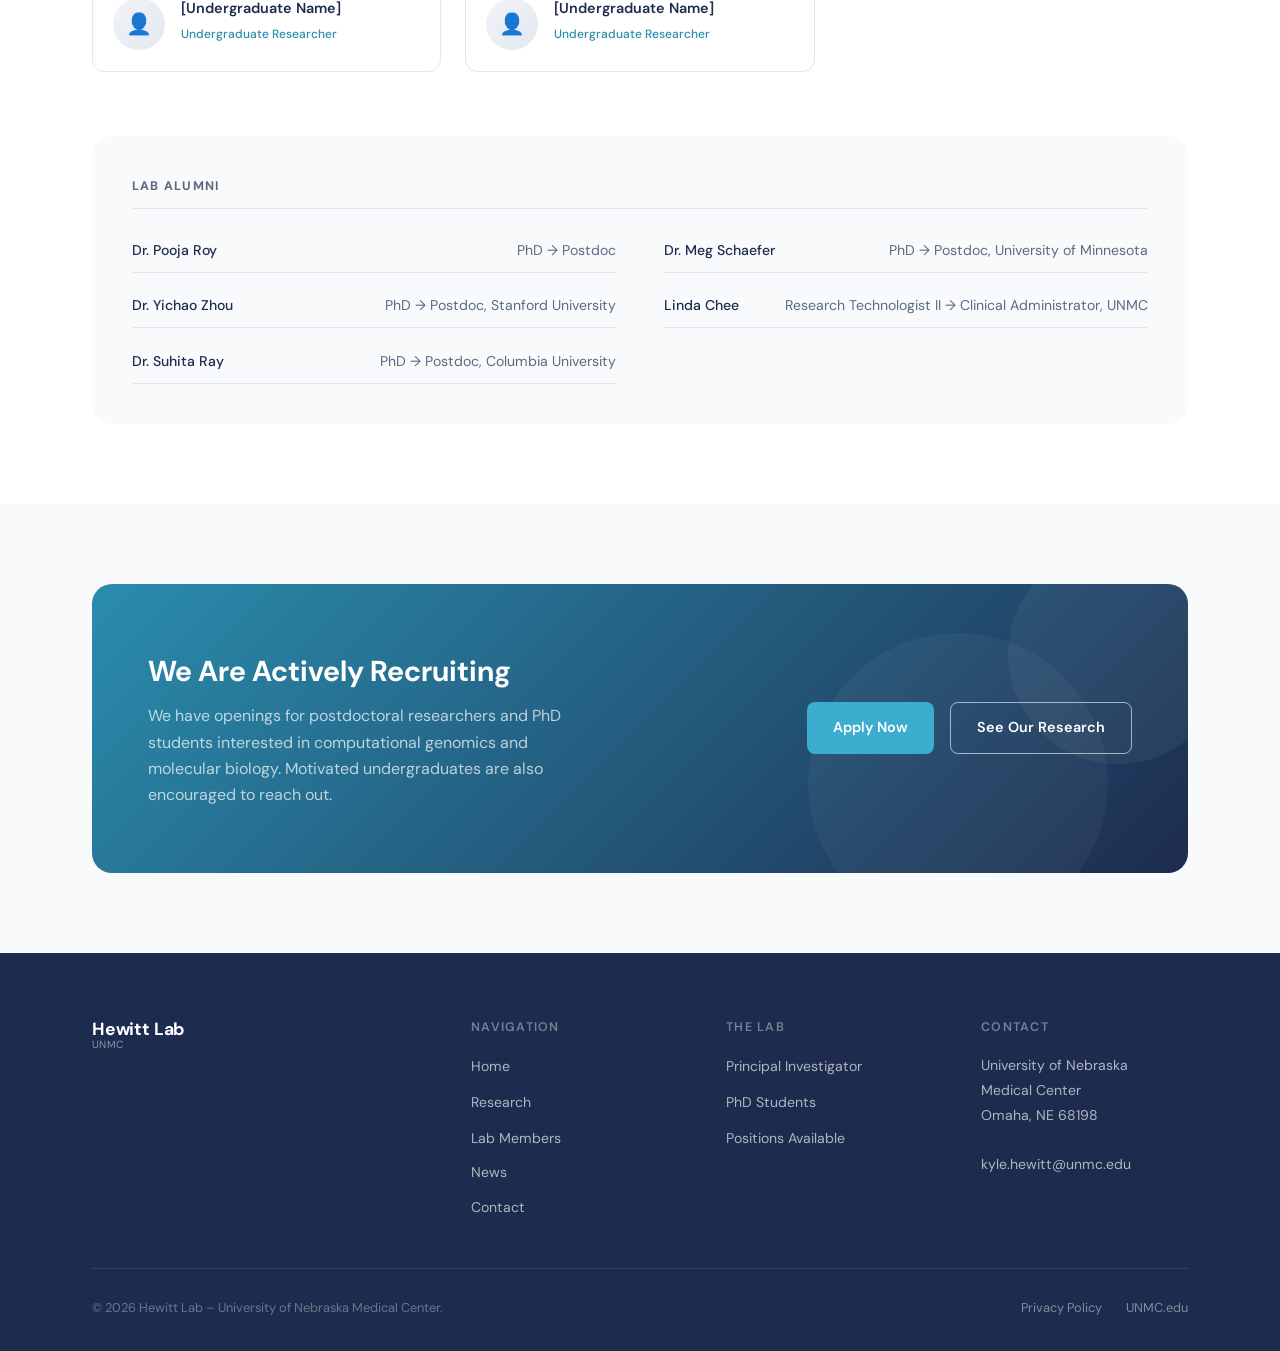
<file: team.html>
<!DOCTYPE html>
<html lang="en">
<head>
  <meta charset="UTF-8" />
  <meta name="viewport" content="width=device-width, initial-scale=1.0" />
  <title>Lab Members | Hewitt Lab | UNMC</title>
  <meta name="description" content="Meet the researchers of the Hewitt Lab at the University of Nebraska Medical Center." />
  <link rel="stylesheet" href="styles.css" />
  <link rel="icon" type="image/png" href="public/blood-logo.png" />
</head>
<body>

  <header class="site-header solid" id="siteHeader">
    <div class="header-inner">
      <a href="index.html" class="header-logo">
        <div class="logo-text">
          <span class="logo-name">Hewitt Lab</span>
          <span class="logo-sub">UNMC &nbsp;</span>
        </div>
      </a>
      <nav class="header-nav">
        <a href="index.html" class="nav-link">Home</a>
        <a href="research.html" class="nav-link">Research</a>
        <!-- <a href="tools.html" class="nav-link">Tools &amp; Technologies</a> -->
        <a href="publications.html" class="nav-link">Publications</a>
        <a href="team.html" class="nav-link active">Lab Members</a>
        <a href="news.html" class="nav-link">News</a>
        <a href="contact.html" class="nav-link">Contact</a>
      </nav>
      <a href="contact.html" class="btn btn--primary btn--sm header-cta">Join the Lab</a>
      <button class="menu-toggle" id="menuToggle" aria-label="Open menu"><span></span><span></span><span></span></button>
    </div>
  </header>

  <div class="mobile-nav" id="mobileNav" style="display:none; position:fixed; inset:0; background:var(--navy); z-index:999; flex-direction:column; align-items:flex-start; padding:6rem 2rem 2rem; gap:0.5rem;">
    <a href="index.html" class="nav-link" style="font-size:1.1rem;color:rgba(255,255,255,0.8)">Home</a>
    <a href="research.html" class="nav-link" style="font-size:1.1rem;color:rgba(255,255,255,0.8)">Research</a>
    <!-- <a href="tools.html" class="nav-link" style="font-size:1.1rem;color:rgba(255,255,255,0.8)">Tools &amp; Technologies</a> -->
    <a href="publications.html" class="nav-link" style="font-size:1.1rem;color:rgba(255,255,255,0.8)">Publications</a>
    <a href="team.html" class="nav-link active" style="font-size:1.1rem;color:white">Lab Members</a>
    <a href="news.html" class="nav-link">News</a>
    <a href="contact.html" class="nav-link" style="font-size:1.1rem;color:rgba(255,255,255,0.8)">Contact</a>
  </div>

  <!-- Page Hero -->
  <section class="page-hero">
    <div class="container page-hero-inner">
      <span class="page-hero-label">The People</span>
      <h1 class="page-hero-title">Lab Members</h1>
      <p class="page-hero-desc">
        Our interdisciplinary team brings together expertise in computational biology, physiology,
        and molecular genetics.
      </p>
    </div>
  </section>

  <!-- PI Section -->
  <section class="section section--light">
    <div class="container">
      <h2 class="section-title" style="margin-bottom:2rem;">Principal Investigator</h2>

      <div class="pi-card fade-in">
        <!-- PLACEHOLDER: Replace with public/pi-headshot.jpg -->
        <img
          src="public/kyle_hewitt.jpg"
          alt="Principal Investigator"
          class="pi-photo"
        />
        <div class="pi-info">
          <h2>Kyle J Hewitt</h2>
          <!-- NOTE: Replace with the PI's actual name above -->
          <div class="pi-title">Associate Professor, Department of Genetics Cell Biology and Anatomy</div>
          <div class="pi-title">Co-Director, Molecular Genetics & Cell Biology PhD Program</div>
          <div class="pi-title">Director, Single Cell and Spatial Transcriptomics Core</div>
          <div class="pi-affiliation">University of Nebraska Medical Center &bull; Omaha, Nebraska</div>
          <p class="pi-bio">
            Dr. Hewitt's research is focused on understanding mechanisms of stem cell self-renewal
            and differentiation, genesis and maintenance of stem/progenitor cells in hematopoiesis,
            and how aberrant control of cis-regulatory elements can lead to anemia and leukemia. 
            His lab has discovered GATA transcription factor target genes, including the Sterile 
            Alpha Motif Domain-14 (Samd14) gene, which promotes cell signaling and red blood cell 
            regeneration via receptor tyrosine kinase signaling. Dr. Hewitt's laboratory uses human 
            and mouse cell assays, genetic mouse models, leukemia cell lines, and computational approaches 
            to discover new pathways and mechanisms of regenerative hematopoiesis and leukemia.
          </p>
          <div class="pi-links">
            <a href="mailto:kyle.hewitt@unmc.edu" class="btn btn--primary btn--sm">Email</a>
            <a href="https://scholar.google.com/citations?user=3w68aUcAAAAJ&hl=en" class="btn btn--outline btn--sm">Google Scholar</a>
            <a href="https://orcid.org/0000-0003-1946-625X" class="btn btn--outline btn--sm">ORCID</a>
            <a href="https://x.com/LabHewitt" class="btn btn--outline btn--sm">Twitter/X</a>
          </div>
        </div>
      </div>

      <!-- Postdocs -->
      <!--  
      <p class="group-section-title" style="margin-top:3rem;">Postdoctoral Researchers</p>
      <div class="member-grid">
      
        <div class="member-card fade-in">
          
          <img src="https://images.unsplash.com/photo-1537368910025-700350fe46c7?auto=format&fit=crop&w=400&q=80" alt="Postdoctoral Researcher" class="member-photo" />
          <div class="member-info">
            <div class="member-name">[Postdoc Name]</div>
            <div class="member-role">Postdoctoral Fellow</div>
            <div class="member-focus">Single-cell transcriptomics and trajectory inference in cardiac disease</div>
          </div>
        </div>

        <div class="member-card fade-in fade-in-delay-1">
          
          <img src="https://images.unsplash.com/photo-1551836022-d5d88e9218df?auto=format&fit=crop&w=400&q=80" alt="Postdoctoral Researcher" class="member-photo" />
          <div class="member-info">
            <div class="member-name">[Postdoc Name]</div>
            <div class="member-role">Postdoctoral Fellow</div>
            <div class="member-focus">Spatial transcriptomics and ligand-receptor communication modeling</div>
          </div>
        </div>

        <div class="member-card fade-in fade-in-delay-2">
          
          <div class="member-photo-placeholder">&#128100;</div>
          <div class="member-info">
            <div class="member-name">[Postdoc Name]</div>
            <div class="member-role">Postdoctoral Fellow</div>
            <div class="member-focus">Multi-omics integration and machine learning for pulmonary disease</div>
          </div>
        </div>

      </div>
    -->
      <!-- PhD Students -->
      <p class="group-section-title">PhD Students</p>
      <div class="member-grid">

        <div class="member-card fade-in">
          <!-- <div class="member-photo-placeholder">&#128100;</div> -->
        <img src="./public/Rahul Dogiparthi.jpeg" alt="PhD Student Name" class="member-photo" />
          <div class="member-info">
            <div class="member-name">Rahul Dogiparthi</div>
            <div class="member-role">PhD Candidate &bull; Yr 5</div>
            <div class="member-focus">Bioinformatics and Systems Biology</div>
          </div>
        </div>

        <div class="member-card fade-in fade-in-delay-1">
          <!-- <div class="member-photo-placeholder">&#128100;</div> -->
          <img src="./public/sam_gomez.jpeg" alt="PhD Student Name" class="member-photo" />
          <div class="member-info">
            <div class="member-name">Samantha Gomez</div>
            <div class="member-role">PhD Student &bull; Yr 1</div>
            <div class="member-focus">Molecular Genetics and Cell Biology</div>
          </div>
        </div>

        <div class="member-card fade-in fade-in-delay-2">
          <!-- <div class="member-photo-placeholder">&#128100;</div> -->
          <img src="./public/Rogers_ DJ.jpg" alt="PhD Student Name" class="member-photo" />
          <div class="member-info">
            <div class="member-name">DJ Rogers</div>
            <div class="member-role">PhD Student &bull; Yr 2</div>
            <div class="member-focus">Molecular Genetics and Cell Biology</div>
          </div>
        </div>

        <div class="member-card fade-in fade-in-delay-3">
          <!-- <div class="member-photo-placeholder">&#128100;</div> -->
          <img src="./public/Blake Rose.jpg" alt="PhD Student Name" class="member-photo" />
          <div class="member-info">
            <div class="member-name">Blake Rose</div>
            <div class="member-role">Phd Student &bull; Yr 2</div>
            <div class="member-focus">Molecular Genetics and Cell Biology</div>
          </div>
        </div>

      </div>

      <!-- Undergraduate Researchers -->
      <p class="group-section-title">Undergraduate Researchers</p>
      <div style="display:grid; grid-template-columns:repeat(3,1fr); gap:1.5rem;">

        <div style="background:var(--white); border:1px solid var(--gray-200); border-radius:var(--radius); padding:1.25rem; display:flex; gap:1rem; align-items:center;" class="fade-in">
          <div class="member-photo-placeholder" style="width:52px; height:52px; min-width:52px; border-radius:50%; font-size:1.3rem;">&#128100;</div>
          <div>
            <div class="member-name" style="font-size:0.9rem;">[Undergraduate Name]</div>
            <div class="member-role" style="font-size:0.75rem;">Undergraduate Researcher</div>
            <!-- <div class="member-focus" style="font-size:0.75rem;">Bioinformatics support and data visualization</div> -->
          </div>
        </div>

        <div style="background:var(--white); border:1px solid var(--gray-200); border-radius:var(--radius); padding:1.25rem; display:flex; gap:1rem; align-items:center;" class="fade-in fade-in-delay-1">
          <div class="member-photo-placeholder" style="width:52px; height:52px; min-width:52px; border-radius:50%; font-size:1.3rem;">&#128100;</div>
          <div>
            <div class="member-name" style="font-size:0.9rem;">[Undergraduate Name]</div>
            <div class="member-role" style="font-size:0.75rem;">Undergraduate Researcher</div>
            <!-- <div class="member-focus" style="font-size:0.75rem;">Pipeline testing and documentation</div> -->
          </div>
        </div>

      </div>

      <!-- Alumni -->
      <div style="margin-top:4rem; background:var(--gray-50); border-radius:var(--radius-lg); padding:2.5rem;">
        <p class="group-section-title">Lab Alumni</p>
        <div style="display:grid; grid-template-columns:repeat(2,1fr); gap:0.75rem 3rem;">
          <div style="display:flex; justify-content:space-between; padding:0.6rem 0; border-bottom:1px solid var(--gray-200); font-size:0.88rem;">
            <span style="font-weight:500; color:var(--navy);">Dr. Pooja Roy</span>
            <span style="color:var(--text-muted);">PhD &#8594; Postdoc</span>
          </div>
          <div style="display:flex; justify-content:space-between; padding:0.6rem 0; border-bottom:1px solid var(--gray-200); font-size:0.88rem;">
            <span style="font-weight:500; color:var(--navy);">Dr. Meg Schaefer</span>
            <span style="color:var(--text-muted);">PhD &#8594; Postdoc, University of Minnesota</span>
          </div>
          <div style="display:flex; justify-content:space-between; padding:0.6rem 0; border-bottom:1px solid var(--gray-200); font-size:0.88rem;">
            <span style="font-weight:500; color:var(--navy);">Dr. Yichao Zhou</span>
            <span style="color:var(--text-muted);">PhD &#8594; Postdoc, Stanford University</span>
          </div>
          <div style="display:flex; justify-content:space-between; padding:0.6rem 0; border-bottom:1px solid var(--gray-200); font-size:0.88rem;">
            <span style="font-weight:500; color:var(--navy);">Linda Chee</span>
            <span style="color:var(--text-muted);">Research Technologist II &#8594; Clinical Administrator, UNMC</span>
          </div>
          <div style="display:flex; justify-content:space-between; padding:0.6rem 0; border-bottom:1px solid var(--gray-200); font-size:0.88rem;">
            <span style="font-weight:500; color:var(--navy);">Dr. Suhita Ray</span>
            <span style="color:var(--text-muted);">PhD &#8594; Postdoc, Columbia University</span>
          </div>          
        </div>
      </div>
    </div>
  </section>

  <!-- Join CTA -->
  <section class="section section--tint">
    <div class="container">
      <div class="cta-banner">
        <div class="cta-text">
          <h2>We Are Actively Recruiting</h2>
          <p>
            We have openings for postdoctoral researchers and PhD students interested in
            computational genomics and molecular biology. Motivated undergraduates are also encouraged to reach out.
          </p>
        </div>
        <div class="cta-actions">
          <a href="contact.html" class="btn btn--primary">Apply Now</a>
          <a href="research.html" class="btn btn--outline-white">See Our Research</a>
        </div>
      </div>
    </div>
  </section>

  <!-- Footer -->
  <footer class="site-footer">
    <div class="container">
      <div class="footer-grid">
        <div class="footer-brand">
          <a href="index.html" class="header-logo" style="margin-bottom:1rem; display:inline-flex;">
            <div class="logo-text"><span class="logo-name">Hewitt Lab</span><span class="logo-sub">UNMC</span></div>
          </a>
        </div>
        <div class="footer-col"><h4>Navigation</h4><ul>
          <li><a href="index.html">Home</a></li><li><a href="research.html">Research</a></li>
          <!-- <li><a href="tools.html">Tools &amp; Technologies</a></li><li><a href="publications.html">Publications</a></li> -->
          <li><a href="team.html">Lab Members</a></li><a href="news.html" >News</a><li><a href="contact.html">Contact</a></li>
        </ul></div>
        <div class="footer-col"><h4>The Lab</h4><ul>
          <li><a href="team.html">Principal Investigator</a></li>
          <!-- <li><a href="team.html">Postdoctoral Researchers</a></li> -->
          <li><a href="team.html">PhD Students</a></li>
          <li><a href="contact.html">Positions Available</a></li>
        </ul></div>
        <div class="footer-col"><h4>Contact</h4>
          <address>University of Nebraska<br/>Medical Center<br/>Omaha, NE 68198<br/><br/><a href="mailto:kyle.hewitt@unmc.edu">kyle.hewitt@unmc.edu</a></address>
        </div>
      </div>
      <div class="footer-bottom">
        <span>&copy; 2026 Hewitt Lab &ndash; University of Nebraska Medical Center.</span>
        <div style="display:flex; gap:1.5rem;"><a href="#">Privacy Policy</a><a href="https://www.unmc.edu" target="_blank">UNMC.edu</a></div>
      </div>
    </div>
  </footer>
  
  <script>
    const menuToggle = document.getElementById('menuToggle');
    const mobileNav  = document.getElementById('mobileNav');
    menuToggle.addEventListener('click', () => { mobileNav.style.display = mobileNav.style.display === 'flex' ? 'none' : 'flex'; });
    const fadeEls = document.querySelectorAll('.fade-in');
    const observer = new IntersectionObserver((entries) => {
      entries.forEach(e => { if (e.isIntersecting) { e.target.classList.add('visible'); observer.unobserve(e.target); }  });
    }, { threshold: 0.1 });
    fadeEls.forEach(el => observer.observe(el));
  </script>
</body>
</html>
</file>
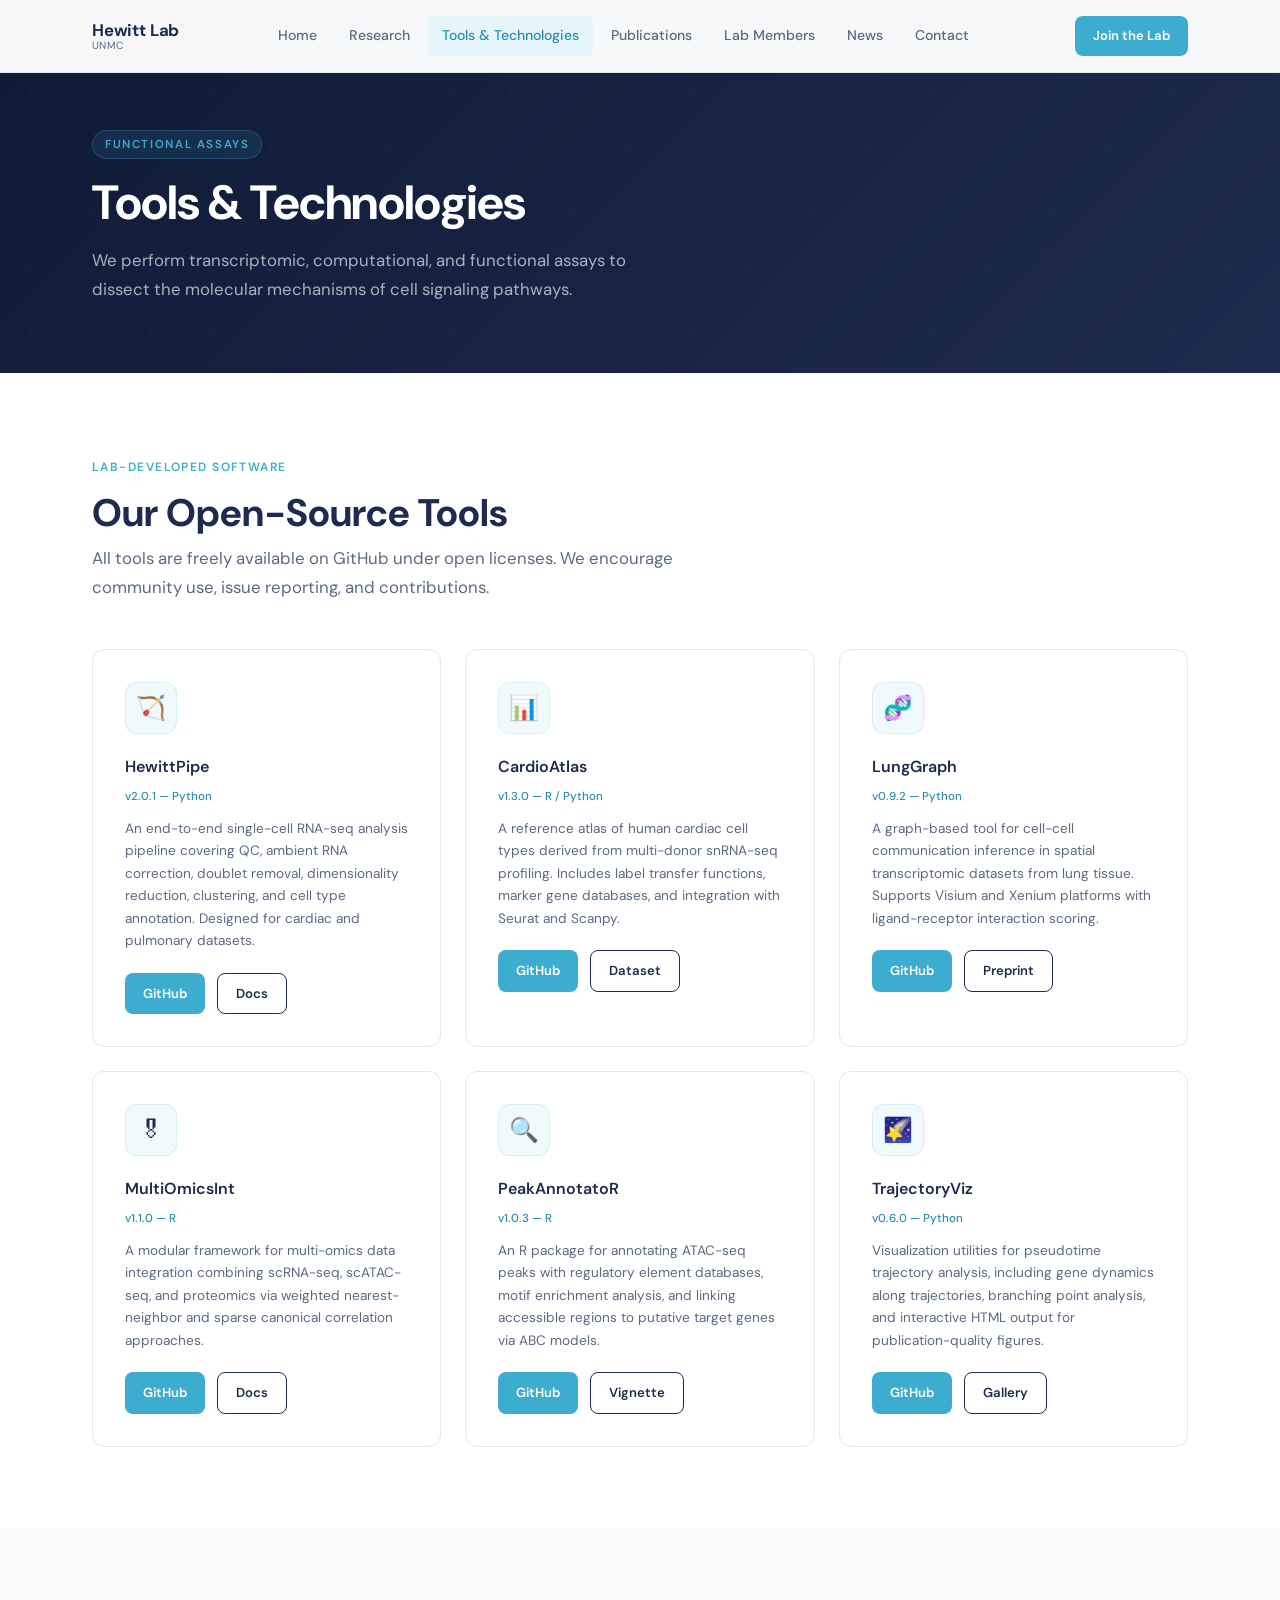
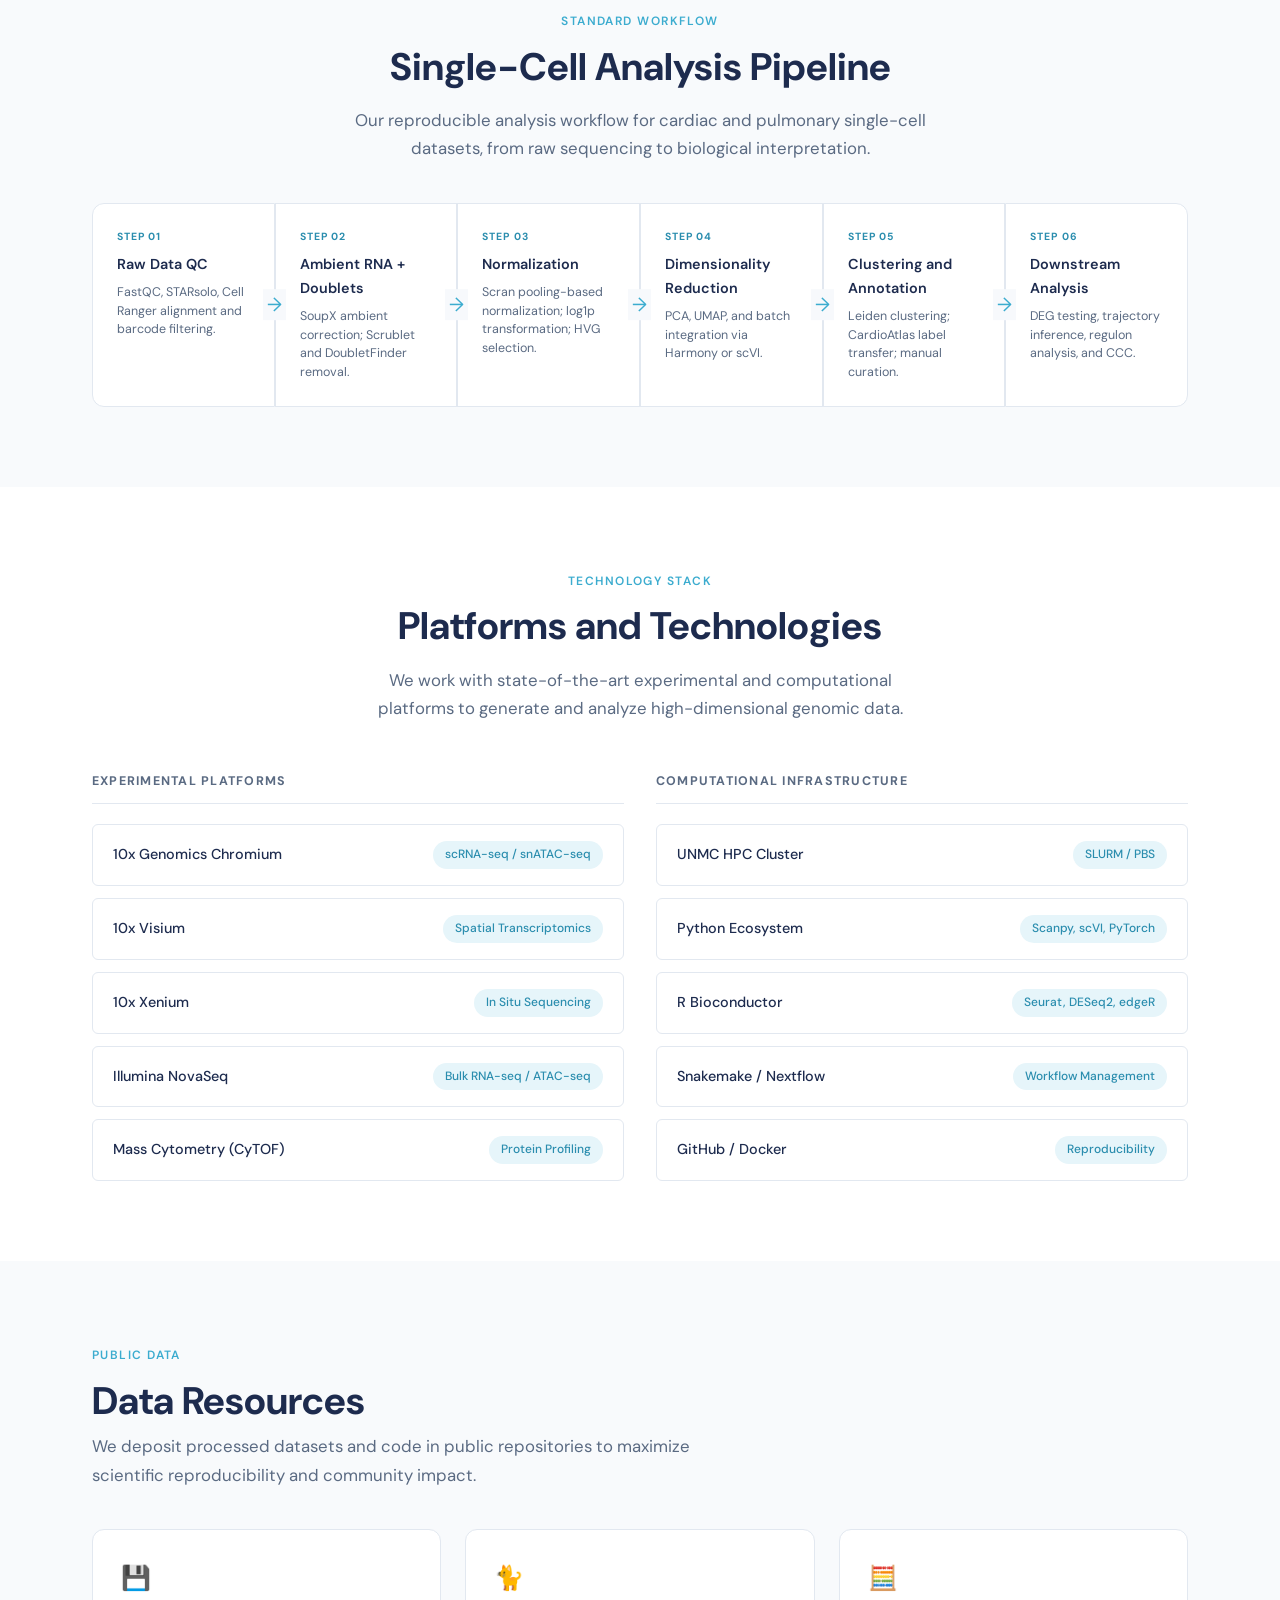
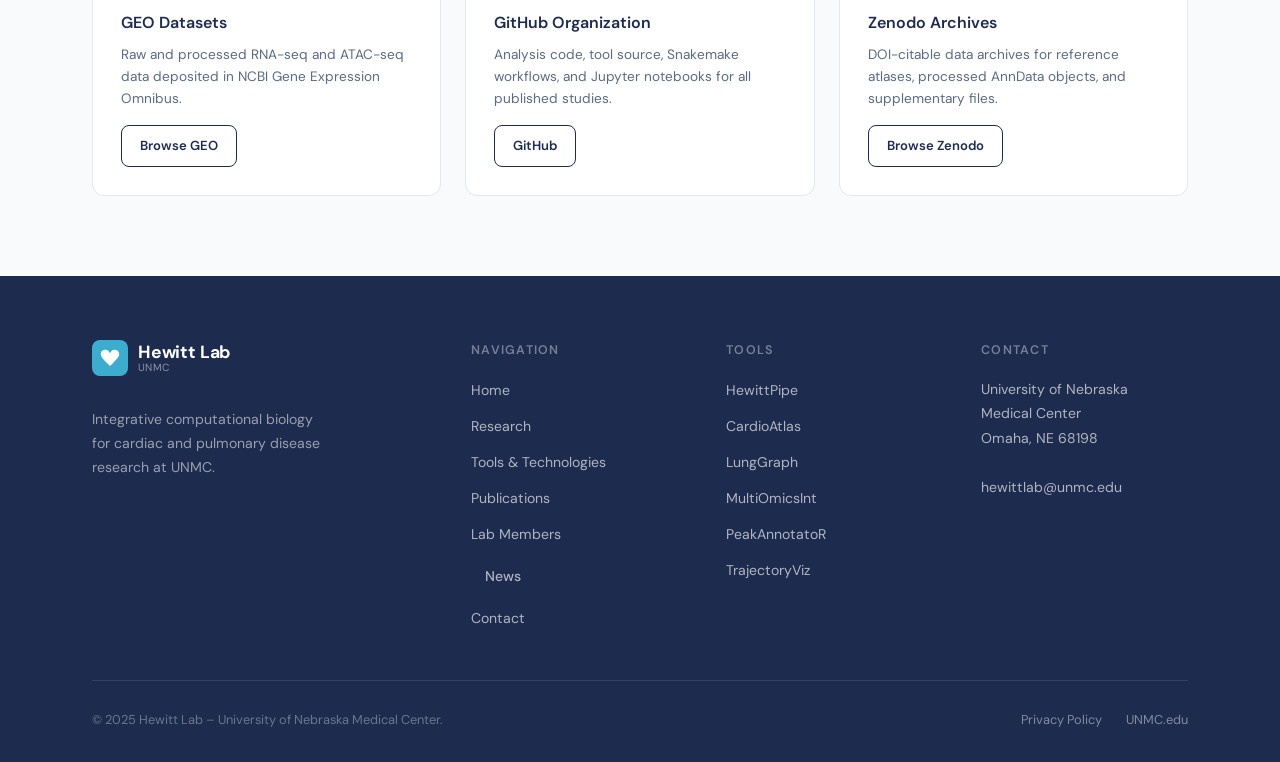
<file: tools.html>
<!DOCTYPE html>
<html lang="en">
<head>
  <meta charset="UTF-8" />
  <meta name="viewport" content="width=device-width, initial-scale=1.0" />
  <title>Tools &amp; Technologies | Hewitt Lab | UNMC</title>
  <meta name="description" content="Open-source bioinformatics tools, computational pipelines, and data resources developed by the Hewitt Lab at UNMC." />
  <link rel="stylesheet" href="styles.css" />
  <link rel="icon" type="image/png" href="public/blood-logo.png" />
</head>
<body>

  <header class="site-header solid" id="siteHeader">
    <div class="header-inner">
      <a href="index.html" class="header-logo">

        <div class="logo-text">
          <span class="logo-name">Hewitt Lab</span>
          <span class="logo-sub">UNMC &nbsp;</span>
        </div>
      </a>
      <nav class="header-nav">
        <a href="index.html" class="nav-link">Home</a>
        <a href="research.html" class="nav-link">Research</a>
        <a href="tools.html" class="nav-link active">Tools &amp; Technologies</a>
        <a href="publications.html" class="nav-link">Publications</a>
        <a href="team.html" class="nav-link">Lab Members</a>
        <a href="news.html" class="nav-link">News</a>
        <a href="contact.html" class="nav-link">Contact</a>
      </nav>
      <a href="contact.html" class="btn btn--primary btn--sm header-cta">Join the Lab</a>
      <button class="menu-toggle" id="menuToggle" aria-label="Open menu">
        <span></span><span></span><span></span>
      </button>
    </div>
  </header>

  <div class="mobile-nav" id="mobileNav" style="display:none; position:fixed; inset:0; background:var(--navy); z-index:999; flex-direction:column; align-items:flex-start; padding:6rem 2rem 2rem; gap:0.5rem;">
    <a href="index.html" class="nav-link" style="font-size:1.1rem;color:rgba(255,255,255,0.8)">Home</a>
    <a href="research.html" class="nav-link" style="font-size:1.1rem;color:rgba(255,255,255,0.8)">Research</a>
    <a href="tools.html" class="nav-link active" style="font-size:1.1rem;color:white">Tools &amp; Technologies</a>
    <a href="publications.html" class="nav-link" style="font-size:1.1rem;color:rgba(255,255,255,0.8)">Publications</a>
    <a href="team.html" class="nav-link" style="font-size:1.1rem;color:rgba(255,255,255,0.8)">Lab Members</a>
    <a href="news.html" class="nav-link">News</a>
    <a href="contact.html" class="nav-link" style="font-size:1.1rem;color:rgba(255,255,255,0.8)">Contact</a>
  </div>

  <!-- Page Hero -->
  <section class="page-hero">
    <div class="container page-hero-inner">
      <span class="page-hero-label">Functional Assays</span>
      <h1 class="page-hero-title">Tools &amp; Technologies</h1>
      <p class="page-hero-desc">
        We perform transcriptomic, computational, and functional assays to 
        dissect the molecular mechanisms of cell signaling pathways.
      </p>
    </div>
  </section>

  <!-- Lab-Developed Tools -->
  <section class="section section--light">
    <div class="container">
      <span class="section-label">Lab-Developed Software</span>
      <h2 class="section-title" style="margin-bottom:0.5rem;">Our Open-Source Tools</h2>
      <p class="section-subtitle" style="margin-bottom:3rem;">
        All tools are freely available on GitHub under open licenses. We encourage
        community use, issue reporting, and contributions.
      </p>

      <div class="tools-grid">

        <div class="tool-card fade-in">
          <div class="tool-icon">&#127993;</div>
          <h3>HewittPipe</h3>
          <div class="version">v2.0.1 &mdash; Python</div>
          <p>An end-to-end single-cell RNA-seq analysis pipeline covering QC, ambient RNA
          correction, doublet removal, dimensionality reduction, clustering, and
          cell type annotation. Designed for cardiac and pulmonary datasets.</p>
          <div class="tool-links">
            <a href="#" class="btn btn--primary btn--sm">GitHub</a>
            <a href="#" class="btn btn--outline btn--sm">Docs</a>
          </div>
        </div>

        <div class="tool-card fade-in fade-in-delay-1">
          <div class="tool-icon">&#128202;</div>
          <h3>CardioAtlas</h3>
          <div class="version">v1.3.0 &mdash; R / Python</div>
          <p>A reference atlas of human cardiac cell types derived from multi-donor
          snRNA-seq profiling. Includes label transfer functions, marker gene databases,
          and integration with Seurat and Scanpy.</p>
          <div class="tool-links">
            <a href="#" class="btn btn--primary btn--sm">GitHub</a>
            <a href="#" class="btn btn--outline btn--sm">Dataset</a>
          </div>
        </div>

        <div class="tool-card fade-in fade-in-delay-2">
          <div class="tool-icon">&#129516;</div>
          <h3>LungGraph</h3>
          <div class="version">v0.9.2 &mdash; Python</div>
          <p>A graph-based tool for cell-cell communication inference in spatial
          transcriptomic datasets from lung tissue. Supports Visium and Xenium platforms
          with ligand-receptor interaction scoring.</p>
          <div class="tool-links">
            <a href="#" class="btn btn--primary btn--sm">GitHub</a>
            <a href="#" class="btn btn--outline btn--sm">Preprint</a>
          </div>
        </div>

        <div class="tool-card fade-in">
          <div class="tool-icon">&#127894;</div>
          <h3>MultiOmicsInt</h3>
          <div class="version">v1.1.0 &mdash; R</div>
          <p>A modular framework for multi-omics data integration combining
          scRNA-seq, scATAC-seq, and proteomics via weighted nearest-neighbor
          and sparse canonical correlation approaches.</p>
          <div class="tool-links">
            <a href="#" class="btn btn--primary btn--sm">GitHub</a>
            <a href="#" class="btn btn--outline btn--sm">Docs</a>
          </div>
        </div>

        <div class="tool-card fade-in fade-in-delay-1">
          <div class="tool-icon">&#128269;</div>
          <h3>PeakAnnotatoR</h3>
          <div class="version">v1.0.3 &mdash; R</div>
          <p>An R package for annotating ATAC-seq peaks with regulatory element
          databases, motif enrichment analysis, and linking accessible regions
          to putative target genes via ABC models.</p>
          <div class="tool-links">
            <a href="#" class="btn btn--primary btn--sm">GitHub</a>
            <a href="#" class="btn btn--outline btn--sm">Vignette</a>
          </div>
        </div>

        <div class="tool-card fade-in fade-in-delay-2">
          <div class="tool-icon">&#127776;</div>
          <h3>TrajectoryViz</h3>
          <div class="version">v0.6.0 &mdash; Python</div>
          <p>Visualization utilities for pseudotime trajectory analysis, including
          gene dynamics along trajectories, branching point analysis, and
          interactive HTML output for publication-quality figures.</p>
          <div class="tool-links">
            <a href="#" class="btn btn--primary btn--sm">GitHub</a>
            <a href="#" class="btn btn--outline btn--sm">Gallery</a>
          </div>
        </div>

      </div>
    </div>
  </section>

  <!-- Analysis Pipeline -->
  <section class="section section--tint">
    <div class="container">
      <div class="text-center" style="max-width:640px; margin:0 auto 2rem;">
        <span class="section-label">Standard Workflow</span>
        <h2 class="section-title">Single-Cell Analysis Pipeline</h2>
        <p class="section-subtitle">Our reproducible analysis workflow for cardiac and pulmonary single-cell datasets, from raw sequencing to biological interpretation.</p>
      </div>

      <div class="pipeline-steps fade-in">
        <div class="pipeline-step">
          <div class="step-num">Step 01</div>
          <h4>Raw Data QC</h4>
          <p>FastQC, STARsolo, Cell Ranger alignment and barcode filtering.</p>
        </div>
        <div class="pipeline-step">
          <div class="step-num">Step 02</div>
          <h4>Ambient RNA + Doublets</h4>
          <p>SoupX ambient correction; Scrublet and DoubletFinder removal.</p>
        </div>
        <div class="pipeline-step">
          <div class="step-num">Step 03</div>
          <h4>Normalization</h4>
          <p>Scran pooling-based normalization; log1p transformation; HVG selection.</p>
        </div>
        <div class="pipeline-step">
          <div class="step-num">Step 04</div>
          <h4>Dimensionality Reduction</h4>
          <p>PCA, UMAP, and batch integration via Harmony or scVI.</p>
        </div>
        <div class="pipeline-step">
          <div class="step-num">Step 05</div>
          <h4>Clustering and Annotation</h4>
          <p>Leiden clustering; CardioAtlas label transfer; manual curation.</p>
        </div>
        <div class="pipeline-step">
          <div class="step-num">Step 06</div>
          <h4>Downstream Analysis</h4>
          <p>DEG testing, trajectory inference, regulon analysis, and CCC.</p>
        </div>
      </div>
    </div>
  </section>

  <!-- Technologies Used -->
  <section class="section section--light">
    <div class="container">
      <div class="text-center" style="max-width:560px; margin:0 auto 3rem;">
        <span class="section-label">Technology Stack</span>
        <h2 class="section-title">Platforms and Technologies</h2>
        <p class="section-subtitle">We work with state-of-the-art experimental and computational platforms to generate and analyze high-dimensional genomic data.</p>
      </div>

      <div style="display:grid; grid-template-columns:repeat(2,1fr); gap:2rem;">
        <div>
          <p class="group-section-title">Experimental Platforms</p>
          <div style="display:flex; flex-direction:column; gap:0.75rem;">
            <div style="background:var(--white); border:1px solid var(--gray-200); border-radius:var(--radius-sm); padding:1rem 1.25rem; display:flex; align-items:center; justify-content:space-between;">
              <span style="font-size:0.9rem; font-weight:500; color:var(--navy);">10x Genomics Chromium</span>
              <span class="tag">scRNA-seq / snATAC-seq</span>
            </div>
            <div style="background:var(--white); border:1px solid var(--gray-200); border-radius:var(--radius-sm); padding:1rem 1.25rem; display:flex; align-items:center; justify-content:space-between;">
              <span style="font-size:0.9rem; font-weight:500; color:var(--navy);">10x Visium</span>
              <span class="tag">Spatial Transcriptomics</span>
            </div>
            <div style="background:var(--white); border:1px solid var(--gray-200); border-radius:var(--radius-sm); padding:1rem 1.25rem; display:flex; align-items:center; justify-content:space-between;">
              <span style="font-size:0.9rem; font-weight:500; color:var(--navy);">10x Xenium</span>
              <span class="tag">In Situ Sequencing</span>
            </div>
            <div style="background:var(--white); border:1px solid var(--gray-200); border-radius:var(--radius-sm); padding:1rem 1.25rem; display:flex; align-items:center; justify-content:space-between;">
              <span style="font-size:0.9rem; font-weight:500; color:var(--navy);">Illumina NovaSeq</span>
              <span class="tag">Bulk RNA-seq / ATAC-seq</span>
            </div>
            <div style="background:var(--white); border:1px solid var(--gray-200); border-radius:var(--radius-sm); padding:1rem 1.25rem; display:flex; align-items:center; justify-content:space-between;">
              <span style="font-size:0.9rem; font-weight:500; color:var(--navy);">Mass Cytometry (CyTOF)</span>
              <span class="tag">Protein Profiling</span>
            </div>
          </div>
        </div>

        <div>
          <p class="group-section-title">Computational Infrastructure</p>
          <div style="display:flex; flex-direction:column; gap:0.75rem;">
            <div style="background:var(--white); border:1px solid var(--gray-200); border-radius:var(--radius-sm); padding:1rem 1.25rem; display:flex; align-items:center; justify-content:space-between;">
              <span style="font-size:0.9rem; font-weight:500; color:var(--navy);">UNMC HPC Cluster</span>
              <span class="tag">SLURM / PBS</span>
            </div>
            <div style="background:var(--white); border:1px solid var(--gray-200); border-radius:var(--radius-sm); padding:1rem 1.25rem; display:flex; align-items:center; justify-content:space-between;">
              <span style="font-size:0.9rem; font-weight:500; color:var(--navy);">Python Ecosystem</span>
              <span class="tag">Scanpy, scVI, PyTorch</span>
            </div>
            <div style="background:var(--white); border:1px solid var(--gray-200); border-radius:var(--radius-sm); padding:1rem 1.25rem; display:flex; align-items:center; justify-content:space-between;">
              <span style="font-size:0.9rem; font-weight:500; color:var(--navy);">R Bioconductor</span>
              <span class="tag">Seurat, DESeq2, edgeR</span>
            </div>
            <div style="background:var(--white); border:1px solid var(--gray-200); border-radius:var(--radius-sm); padding:1rem 1.25rem; display:flex; align-items:center; justify-content:space-between;">
              <span style="font-size:0.9rem; font-weight:500; color:var(--navy);">Snakemake / Nextflow</span>
              <span class="tag">Workflow Management</span>
            </div>
            <div style="background:var(--white); border:1px solid var(--gray-200); border-radius:var(--radius-sm); padding:1rem 1.25rem; display:flex; align-items:center; justify-content:space-between;">
              <span style="font-size:0.9rem; font-weight:500; color:var(--navy);">GitHub / Docker</span>
              <span class="tag">Reproducibility</span>
            </div>
          </div>
        </div>
      </div>
    </div>
  </section>

  <!-- Data Resources -->
  <section class="section section--tint">
    <div class="container">
      <span class="section-label">Public Data</span>
      <h2 class="section-title" style="margin-bottom:0.5rem;">Data Resources</h2>
      <p class="section-subtitle" style="margin-bottom:2.5rem;">
        We deposit processed datasets and code in public repositories to maximize
        scientific reproducibility and community impact.
      </p>
      <div style="display:grid; grid-template-columns:repeat(3,1fr); gap:1.5rem;">
        <div style="background:var(--white); border:1px solid var(--gray-200); border-radius:var(--radius); padding:1.75rem;">
          <div style="font-size:1.5rem; margin-bottom:0.75rem;">&#128190;</div>
          <h3 style="font-size:1rem; font-weight:600; color:var(--navy); margin-bottom:0.5rem;">GEO Datasets</h3>
          <p style="font-size:0.85rem; color:var(--text-muted); line-height:1.6; margin-bottom:1rem;">
            Raw and processed RNA-seq and ATAC-seq data deposited in NCBI Gene Expression Omnibus.
          </p>
          <a href="https://www.ncbi.nlm.nih.gov/geo/" target="_blank" rel="noopener" class="btn btn--outline btn--sm">Browse GEO</a>
        </div>
        <div style="background:var(--white); border:1px solid var(--gray-200); border-radius:var(--radius); padding:1.75rem;">
          <div style="font-size:1.5rem; margin-bottom:0.75rem;">&#128008;</div>
          <h3 style="font-size:1rem; font-weight:600; color:var(--navy); margin-bottom:0.5rem;">GitHub Organization</h3>
          <p style="font-size:0.85rem; color:var(--text-muted); line-height:1.6; margin-bottom:1rem;">
            Analysis code, tool source, Snakemake workflows, and Jupyter notebooks for all published studies.
          </p>
          <a href="#" class="btn btn--outline btn--sm">GitHub</a>
        </div>
        <div style="background:var(--white); border:1px solid var(--gray-200); border-radius:var(--radius); padding:1.75rem;">
          <div style="font-size:1.5rem; margin-bottom:0.75rem;">&#129518;</div>
          <h3 style="font-size:1rem; font-weight:600; color:var(--navy); margin-bottom:0.5rem;">Zenodo Archives</h3>
          <p style="font-size:0.85rem; color:var(--text-muted); line-height:1.6; margin-bottom:1rem;">
            DOI-citable data archives for reference atlases, processed AnnData objects, and supplementary files.
          </p>
          <a href="https://zenodo.org/" target="_blank" rel="noopener" class="btn btn--outline btn--sm">Browse Zenodo</a>
        </div>
      </div>
    </div>
  </section>

  <!-- Footer -->
  <footer class="site-footer">
    <div class="container">
      <div class="footer-grid">
        <div class="footer-brand">
          <a href="index.html" class="header-logo" style="margin-bottom:1rem; display:inline-flex;">
            <div class="logo-mark"><svg viewBox="0 0 24 24"><path d="M12 21.593c-5.63-5.539-11-10.297-11-14.402 0-3.791 3.068-5.191 5.281-5.191 1.312 0 4.151.501 5.719 4.457 1.59-3.968 4.464-4.447 5.726-4.447 2.54 0 5.274 1.621 5.274 5.181 0 4.069-5.136 8.625-11 14.402z" fill="white"/></svg></div>
            <div class="logo-text"><span class="logo-name">Hewitt Lab</span><span class="logo-sub">UNMC</span></div>
          </a>
          <p class="footer-tagline">Integrative computational biology for cardiac and pulmonary disease research at UNMC.</p>
        </div>
        <div class="footer-col"><h4>Navigation</h4><ul>
          <li><a href="index.html">Home</a></li><li><a href="research.html">Research</a></li>
          <li><a href="tools.html">Tools &amp; Technologies</a></li><li><a href="publications.html">Publications</a></li>
          <li><a href="team.html">Lab Members</a></li><a href="news.html" class="nav-link">News</a><li><a href="contact.html">Contact</a></li>
        </ul></div>
        <div class="footer-col"><h4>Tools</h4><ul>
          <li><a href="#">HewittPipe</a></li><li><a href="#">CardioAtlas</a></li>
          <li><a href="#">LungGraph</a></li><li><a href="#">MultiOmicsInt</a></li>
          <li><a href="#">PeakAnnotatoR</a></li><li><a href="#">TrajectoryViz</a></li>
        </ul></div>
        <div class="footer-col"><h4>Contact</h4>
          <address>University of Nebraska<br/>Medical Center<br/>Omaha, NE 68198<br/><br/><a href="mailto:hewittlab@unmc.edu">hewittlab@unmc.edu</a></address>
        </div>
      </div>
      <div class="footer-bottom">
        <span>&copy; 2025 Hewitt Lab &ndash; University of Nebraska Medical Center.</span>
        <div style="display:flex; gap:1.5rem;"><a href="#">Privacy Policy</a><a href="https://www.unmc.edu" target="_blank">UNMC.edu</a></div>
      </div>
    </div>
  </footer>

  <script>
    const menuToggle = document.getElementById('menuToggle');
    const mobileNav  = document.getElementById('mobileNav');
    menuToggle.addEventListener('click', () => { mobileNav.style.display = mobileNav.style.display === 'flex' ? 'none' : 'flex'; });
    const fadeEls = document.querySelectorAll('.fade-in');
    const observer = new IntersectionObserver((entries) => {
      entries.forEach(e => { if (e.isIntersecting) { e.target.classList.add('visible'); observer.unobserve(e.target); } });
    }, { threshold: 0.1 });
    fadeEls.forEach(el => observer.observe(el));
  </script>
</body>
</html>
</file>
<file: styles.css>
/* =============================================
   HEWITT LAB — Global Stylesheet
   University of Nebraska Medical Center
   ============================================= */

@import url('https://fonts.googleapis.com/css2?family=DM+Sans:ital,opsz,wght@0,9..40,300;0,9..40,400;0,9..40,500;0,9..40,600;0,9..40,700;1,9..40,300;1,9..40,400&display=swap');

/* ---- Design Tokens ---- */
:root {
  --navy:        #1d2b4e;
  --navy-light:  #2a3d6a;
  --teal:        #3caccf;
  --teal-dark:   #2a8dae;
  --teal-light:  #e6f5fa;
  --teal-faint:  #f0fafc;
  --bg:          #f7f9fc;
  --white:       #ffffff;
  --gray-50:     #f8fafc;
  --gray-100:    #f1f4f8;
  --gray-200:    #e2e8f0;
  --gray-400:    #94a3b8;
  --gray-600:    #5a6a82;
  --gray-800:    #2d3a52;
  --text:        #1d2b4e;
  --text-muted:  #5a6a82;
  --radius-sm:   6px;
  --radius:      12px;
  --radius-lg:   20px;
  --shadow-sm:   0 1px 4px rgba(29,43,78,0.07);
  --shadow:      0 4px 20px rgba(29,43,78,0.10);
  --shadow-lg:   0 12px 48px rgba(29,43,78,0.14);
  --transition:  all 0.25s cubic-bezier(0.4, 0, 0.2, 1);
  --max-w:       1160px;
  --header-h:    72px;
}

/* ---- Reset & Base ---- */
*, *::before, *::after {
  box-sizing: border-box;
  margin: 0;
  padding: 0;
}

html {
  scroll-behavior: smooth;
  font-size: 16px;
}

body {
  font-family: 'DM Sans', sans-serif;
  background: var(--bg);
  color: var(--text);
  line-height: 1.65;
  -webkit-font-smoothing: antialiased;
}

img {
  max-width: 100%;
  display: block;
}

a {
  color: inherit;
  text-decoration: none;
}

ul { list-style: none; }

/* ---- Utility ---- */
.container {
  max-width: var(--max-w);
  margin: 0 auto;
  padding: 0 2rem;
}

.section {
  padding: 80px 0;
}

.section--light { background: var(--white); }
.section--tint  { background: var(--gray-50); }
.section--navy  {
  background: var(--navy);
  color: var(--white);
}

.section-label {
  display: inline-block;
  font-size: 0.75rem;
  font-weight: 600;
  letter-spacing: 0.12em;
  text-transform: uppercase;
  color: var(--teal);
  margin-bottom: 12px;
}

.section-title {
  font-size: clamp(1.75rem, 3vw, 2.4rem);
  font-weight: 700;
  color: var(--navy);
  line-height: 1.2;
  margin-bottom: 1rem;
}

.section--navy .section-title { color: var(--white); }

.section-subtitle {
  font-size: 1.05rem;
  color: var(--text-muted);
  max-width: 600px;
  line-height: 1.7;
}

.section--navy .section-subtitle { color: rgba(255,255,255,0.72); }

.text-center { text-align: center; }
.text-center .section-subtitle { margin: 0 auto; }

/* ---- Buttons ---- */
.btn {
  display: inline-flex;
  align-items: center;
  gap: 8px;
  padding: 13px 26px;
  border-radius: 8px;
  font-family: 'DM Sans', sans-serif;
  font-size: 0.9rem;
  font-weight: 600;
  cursor: pointer;
  transition: var(--transition);
  border: none;
  text-decoration: none;
  white-space: nowrap;
}

.btn--primary {
  background: var(--teal);
  color: var(--white);
}

.btn--primary:hover {
  background: var(--teal-dark);
  transform: translateY(-1px);
  box-shadow: 0 6px 20px rgba(60,172,207,0.35);
}

.btn--outline {
  background: transparent;
  color: var(--navy);
  border: 1.5px solid var(--navy);
}

.btn--outline:hover {
  background: var(--navy);
  color: var(--white);
}

.btn--outline-white {
  background: transparent;
  color: var(--white);
  border: 1.5px solid rgba(255,255,255,0.6);
}

.btn--outline-white:hover {
  background: rgba(255,255,255,0.12);
}

.btn--sm {
  padding: 9px 18px;
  font-size: 0.82rem;
}

/* ---- Tag / Badge ---- */
.tag {
  display: inline-block;
  padding: 4px 12px;
  border-radius: 100px;
  font-size: 0.75rem;
  font-weight: 500;
  background: var(--teal-light);
  color: var(--teal-dark);
}

/* ================================================
   HEADER
   ================================================ */
.site-header {
  position: fixed;
  top: 0;
  left: 0;
  right: 0;
  height: var(--header-h);
  z-index: 1000;
  display: flex;
  align-items: center;
  transition: background 0.3s ease, box-shadow 0.3s ease;
}

/* Transparent on top of hero */
.site-header.hero-page {
  background: var(--navy);
}

.site-header.scrolled,
.site-header.solid {
  background: rgba(255,255,255,0.97);
  backdrop-filter: blur(10px);
  box-shadow: 0 1px 0 var(--gray-200);
}

.header-inner {
  max-width: var(--max-w);
  margin: 0 auto;
  padding: 0 2rem;
  width: 100%;
  display: flex;
  align-items: center;
  justify-content: space-between;
  gap: 2rem;
}

/* Logo */
.header-logo {
  display: flex;
  align-items: center;
  gap: 10px;
  text-decoration: none;
  flex-shrink: 0;
}

.logo-mark {
  width: 36px;
  height: 36px;
  background: var(--teal);
  border-radius: 8px;
  display: flex;
  align-items: center;
  justify-content: center;
}

.logo-mark svg {
  width: 20px;
  height: 20px;
  fill: white;
}

.logo-text {
  display: flex;
  flex-direction: column;
  line-height: 1.1;
}

.logo-name {
  font-size: 1.05rem;
  font-weight: 700;
  letter-spacing: -0.01em;
  color: var(--white);
  transition: color 0.3s;
}

.logo-sub {
  font-size: 0.65rem;
  font-weight: 400;
  letter-spacing: 0.04em;
  text-transform: uppercase;
  color: rgba(255,255,255,0.65);
  transition: color 0.3s;
}

.site-header.scrolled .logo-name,
.site-header.solid .logo-name {
  color: var(--navy);
}

.site-header.scrolled .logo-sub,
.site-header.solid .logo-sub {
  color: var(--text-muted);
}

/* Nav */
.header-nav {
  display: flex;
  align-items: center;
  gap: 0.25rem;
}

.nav-link {
  padding: 8px 14px;
  border-radius: 6px;
  font-size: 0.88rem;
  font-weight: 500;
  color: rgba(255,255,255,0.85);
  transition: var(--transition);
  white-space: nowrap;
}

.nav-link:hover {
  color: var(--white);
  background: rgba(255,255,255,0.12);
}

.nav-link.active {
  color: var(--white);
  background: rgba(255,255,255,0.18);
}

.site-header.scrolled .nav-link,
.site-header.solid .nav-link {
  color: var(--gray-600);
}

.site-header.scrolled .nav-link:hover,
.site-header.solid .nav-link:hover {
  color: var(--navy);
  background: var(--gray-100);
}

.site-header.scrolled .nav-link.active,
.site-header.solid .nav-link.active {
  color: var(--teal-dark);
  background: var(--teal-light);
}

.header-cta {
  margin-left: 0.5rem;
}

/* Mobile menu toggle */
.menu-toggle {
  display: none;
  flex-direction: column;
  justify-content: center;
  align-items: center;
  gap: 5px;
  width: 36px;
  height: 36px;
  cursor: pointer;
  background: none;
  border: none;
  padding: 0;
}

.menu-toggle span {
  display: block;
  width: 22px;
  height: 2px;
  background: var(--white);
  border-radius: 2px;
  transition: var(--transition);
}

.site-header.scrolled .menu-toggle span,
.site-header.solid .menu-toggle span {
  background: var(--navy);
}

/* ================================================
   FOOTER
   ================================================ */
.site-footer {
  background: var(--navy);
  color: rgba(255,255,255,0.75);
  padding: 64px 0 32px;
}

.footer-grid {
  display: grid;
  grid-template-columns: 1.6fr 1fr 1fr 1fr;
  gap: 3rem;
  margin-bottom: 48px;
}

.footer-brand .logo-name { color: var(--white); font-size: 1.1rem; }
.footer-brand .logo-sub  { color: rgba(255,255,255,0.5); }

.footer-tagline {
  margin-top: 1rem;
  font-size: 0.88rem;
  line-height: 1.7;
  color: rgba(255,255,255,0.55);
  max-width: 240px;
}

.footer-col h4 {
  font-size: 0.78rem;
  font-weight: 600;
  letter-spacing: 0.10em;
  text-transform: uppercase;
  color: rgba(255,255,255,0.4);
  margin-bottom: 1rem;
}

.footer-col ul {
  display: flex;
  flex-direction: column;
  gap: 0.6rem;
}

.footer-col a {
  font-size: 0.88rem;
  color: rgba(255,255,255,0.65);
  transition: color 0.2s;
}

.footer-col a:hover { color: var(--teal); }

.footer-col address {
  font-style: normal;
  font-size: 0.88rem;
  line-height: 1.75;
  color: rgba(255,255,255,0.65);
}

.footer-bottom {
  border-top: 1px solid rgba(255,255,255,0.1);
  padding-top: 28px;
  display: flex;
  align-items: center;
  justify-content: space-between;
  gap: 1rem;
  font-size: 0.8rem;
  color: rgba(255,255,255,0.35);
}

.footer-bottom a {
  color: rgba(255,255,255,0.45);
  transition: color 0.2s;
}

.footer-bottom a:hover { color: var(--teal); }

/* ================================================
   HERO — Home
   ================================================ */
.hero {
  position: relative;
  min-height: 100vh;
  display: flex;
  align-items: center;
  overflow: hidden;
}

.hero-bg {
  position: absolute;
  inset: 0;
  background: linear-gradient(135deg, #0f1a35 0%, #1d2b4e 55%, #1b3a5c 100%);
  z-index: 0;
}

.hero-bg-img {
  position: absolute;
  inset: 0;
  object-fit: cover;
  width: 100%;
  height: 100%;
  opacity: 0.22;
  mix-blend-mode: luminosity;
  z-index: 1;
}

.hero-overlay {
  position: absolute;
  inset: 0;
  background: linear-gradient(
    to right,
    rgba(15, 26, 53, 0.92) 0%,
    rgba(15, 26, 53, 0.70) 55%,
    rgba(15, 26, 53, 0.35) 100%
  );
  z-index: 2;
}

.hero-content {
  position: relative;
  z-index: 3;
  padding: 120px 0 100px;
}

.hero-eyebrow {
  display: inline-flex;
  align-items: center;
  gap: 8px;
  background: rgba(60,172,207,0.18);
  border: 1px solid rgba(60,172,207,0.35);
  border-radius: 100px;
  padding: 5px 14px;
  font-size: 0.78rem;
  font-weight: 600;
  letter-spacing: 0.08em;
  text-transform: uppercase;
  color: var(--teal);
  margin-bottom: 1.5rem;
}

.hero-dot {
  width: 6px;
  height: 6px;
  border-radius: 50%;
  background: var(--teal);
  animation: pulse 2s infinite;
}

@keyframes pulse {
  0%, 100% { opacity: 1; transform: scale(1); }
  50%       { opacity: 0.5; transform: scale(0.8); }
}

.hero-title {
  font-size: clamp(2.4rem, 5vw, 4rem);
  font-weight: 700;
  color: var(--white);
  line-height: 1.12;
  letter-spacing: -0.02em;
  margin-bottom: 1.25rem;
  max-width: 680px;
}

.hero-title em {
  font-style: normal;
  color: var(--teal);
}

.hero-desc {
  font-size: 1.1rem;
  color: rgba(255,255,255,0.72);
  max-width: 520px;
  line-height: 1.7;
  margin-bottom: 2.5rem;
}

.hero-actions {
  display: flex;
  align-items: center;
  flex-wrap: wrap;
  gap: 1rem;
  margin-bottom: 4rem;
}

.hero-stats {
  display: flex;
  gap: 3rem;
  flex-wrap: wrap;
}

.stat {
  display: flex;
  flex-direction: column;
}

.stat-number {
  font-size: 1.8rem;
  font-weight: 700;
  color: var(--white);
  line-height: 1;
}

.stat-label {
  font-size: 0.78rem;
  color: rgba(255,255,255,0.5);
  margin-top: 4px;
  font-weight: 400;
}

/* ================================================
   PAGE HERO (inner pages)
   ================================================ */
.page-hero {
  background: linear-gradient(135deg, #0f1a35 0%, #1d2b4e 100%);
  padding: 130px 0 70px;
  position: relative;
  overflow: hidden;
}

.page-hero::after {
  content: '';
  position: absolute;
  inset: 0;
  background: url("data:image/svg+xml,%3Csvg width='60' height='60' viewBox='0 0 60 60' xmlns='http://www.w3.org/2000/svg'%3E%3Cg fill='none' fill-rule='evenodd'%3E%3Cg fill='%233caccf' fill-opacity='0.04'%3E%3Ccircle cx='30' cy='30' r='2'/%3E%3C/g%3E%3C/g%3E%3C/svg%3E");
}

.page-hero-inner {
  position: relative;
  z-index: 1;
}

.page-hero-label {
  display: inline-block;
  font-size: 0.72rem;
  font-weight: 600;
  letter-spacing: 0.14em;
  text-transform: uppercase;
  color: var(--teal);
  background: rgba(60,172,207,0.12);
  border: 1px solid rgba(60,172,207,0.25);
  padding: 4px 12px;
  border-radius: 100px;
  margin-bottom: 1rem;
}

.page-hero-title {
  font-size: clamp(2rem, 4vw, 3rem);
  font-weight: 700;
  color: var(--white);
  line-height: 1.15;
  letter-spacing: -0.02em;
  margin-bottom: 1rem;
}

.page-hero-desc {
  font-size: 1.05rem;
  color: rgba(255,255,255,0.65);
  max-width: 560px;
  line-height: 1.7;
}

/* ================================================
   CARDS
   ================================================ */
.card {
  background: var(--white);
  border-radius: var(--radius);
  border: 1px solid var(--gray-200);
  overflow: hidden;
  transition: var(--transition);
}

.card:hover {
  transform: translateY(-4px);
  box-shadow: var(--shadow-lg);
  border-color: transparent;
}

.card-img {
  width: 100%;
  height: 200px;
  object-fit: cover;
}

.card-body {
  padding: 1.5rem;
}

.card-label {
  font-size: 0.72rem;
  font-weight: 600;
  letter-spacing: 0.1em;
  text-transform: uppercase;
  color: var(--teal-dark);
  margin-bottom: 0.6rem;
}

.card-title {
  font-size: 1.05rem;
  font-weight: 600;
  color: var(--navy);
  margin-bottom: 0.6rem;
  line-height: 1.35;
}

.card-text {
  font-size: 0.88rem;
  color: var(--text-muted);
  line-height: 1.65;
}

.card-footer {
  padding: 1rem 1.5rem;
  border-top: 1px solid var(--gray-100);
  display: flex;
  align-items: center;
  justify-content: space-between;
}

/* ================================================
   GRID LAYOUTS
   ================================================ */
.grid-3 {
  display: grid;
  grid-template-columns: repeat(3, 1fr);
  gap: 1.5rem;
}

.grid-2 {
  display: grid;
  grid-template-columns: repeat(2, 1fr);
  gap: 2rem;
}

.grid-4 {
  display: grid;
  grid-template-columns: repeat(4, 1fr);
  gap: 1.5rem;
}

/* ================================================
   RESEARCH AREAS (Home)
   ================================================ */
.research-strip {
  display: grid;
  grid-template-columns: repeat(3, 1fr);
  gap: 1.5rem;
  margin-top: 3rem;
}

.research-card {
  background: var(--white);
  border: 1px solid var(--gray-200);
  border-radius: var(--radius);
  padding: 2rem;
  transition: var(--transition);
  position: relative;
  overflow: hidden;
}

.research-card::before {
  content: '';
  position: absolute;
  top: 0; left: 0; right: 0;
  height: 3px;
  background: var(--teal);
  transform: scaleX(0);
  transition: transform 0.3s ease;
  transform-origin: left;
}

.research-card:hover::before { transform: scaleX(1); }

.research-card:hover {
  transform: translateY(-4px);
  box-shadow: var(--shadow-lg);
  border-color: transparent;
}

.research-icon {
  width: 80px;
  height: 80px;
  background-color: #bde0fe;
  border-radius: 16px;
  display: flex;
  align-items: center;
  justify-content: center;
  margin-bottom: 1rem;
  overflow: hidden;
}

.research-icon img {
  width: 100%;
  height: 100%;
  object-fit: cover;
}

.research-card h3 {
  font-size: 1.05rem;
  font-weight: 600;
  color: var(--navy);
  margin-bottom: 0.6rem;
}

.research-card p {
  font-size: 0.88rem;
  color: var(--text-muted);
  line-height: 1.65;
  margin-bottom: 1.25rem;
}

.research-link {
  font-size: 0.82rem;
  font-weight: 600;
  color: var(--teal-dark);
  display: inline-flex;
  align-items: center;
  gap: 4px;
  transition: gap 0.2s;
}

.research-link:hover { gap: 8px; }

/* ================================================
   ABOUT SPLIT (Home)
   ================================================ */
.about-split {
  display: grid;
  grid-template-columns: 1fr 1fr;
  gap: 5rem;
  align-items: center;
}

.about-img {
  position: relative;
  border-radius: var(--radius-lg);
  overflow: hidden;
  box-shadow: var(--shadow-lg);
}

.about-img img {
  width: 100%;
  height: 440px;
  object-fit: cover;
}

.about-img-badge {
  position: absolute;
  bottom: 24px;
  left: 24px;
  background: var(--white);
  border-radius: var(--radius);
  padding: 14px 20px;
  box-shadow: var(--shadow);
  display: flex;
  align-items: center;
  gap: 12px;
}

.badge-icon {
  width: 40px;
  height: 40px;
  background: var(--teal);
  border-radius: 8px;
  display: flex;
  align-items: center;
  justify-content: center;
  font-size: 1.2rem;
  flex-shrink: 0;
}

.badge-label {
  font-size: 0.72rem;
  color: var(--text-muted);
}

.badge-value {
  font-size: 0.95rem;
  font-weight: 700;
  color: var(--navy);
}

.about-text .section-label { display: block; }

.about-highlights {
  margin-top: 2rem;
  display: flex;
  flex-direction: column;
  gap: 1rem;
}

.highlight-item {
  display: flex;
  gap: 1rem;
  align-items: flex-start;
}

.highlight-dot {
  width: 8px;
  height: 8px;
  background: var(--teal);
  border-radius: 50%;
  margin-top: 7px;
  flex-shrink: 0;
}

.highlight-item p {
  font-size: 0.92rem;
  color: var(--text-muted);
  line-height: 1.6;
}

.highlight-item strong {
  color: var(--text);
  font-weight: 600;
}

/* ================================================
   CTA BANNER
   ================================================ */
.cta-banner {
  background: linear-gradient(135deg, var(--teal-dark) 0%, var(--navy) 100%);
  border-radius: var(--radius-lg);
  padding: 64px 56px;
  display: flex;
  align-items: center;
  justify-content: space-between;
  gap: 2rem;
  overflow: hidden;
  position: relative;
}

.cta-banner::before {
  content: '';
  position: absolute;
  top: -40px; right: -40px;
  width: 220px; height: 220px;
  border-radius: 50%;
  background: rgba(255,255,255,0.05);
}

.cta-banner::after {
  content: '';
  position: absolute;
  bottom: -60px; right: 80px;
  width: 300px; height: 300px;
  border-radius: 50%;
  background: rgba(255,255,255,0.04);
}

.cta-text h2 {
  font-size: 1.8rem;
  font-weight: 700;
  color: var(--white);
  margin-bottom: 0.5rem;
}

.cta-text p {
  color: rgba(255,255,255,0.7);
  font-size: 1rem;
  max-width: 420px;
}

.cta-actions {
  display: flex;
  gap: 1rem;
  flex-shrink: 0;
  position: relative;
  z-index: 1;
}

/* ================================================
   RESEARCH PAGE
   ================================================ */
.research-area {
  display: grid;
  grid-template-columns: 1fr 1fr;
  gap: 4rem;
  align-items: center;
  padding: 64px 0;
  border-bottom: 1px solid var(--gray-200);
}

.research-area:last-child { border-bottom: none; }

.research-area.reverse { direction: rtl; }
.research-area.reverse > * { direction: ltr; }

.research-area-img {
  border-radius: var(--radius-lg);
  overflow: hidden;
  box-shadow: var(--shadow);
}

.research-area-img img {
  width: auto;
  align-items: flex-start;
  height: auto;
  object-fit: cover;
}

.research-area-text .tag { margin-bottom: 1rem; }

.research-area-text h2 {
  font-size: 1.6rem;
  font-weight: 700;
  color: var(--navy);
  margin-bottom: 1rem;
  line-height: 1.25;
}

.research-area-text p {
  font-size: 0.95rem;
  color: var(--text-muted);
  line-height: 1.75;
  margin-bottom: 1rem;
}

.method-list {
  margin-top: 1.25rem;
  display: flex;
  flex-wrap: wrap;
  gap: 0.5rem;
}

/* ================================================
   TOOLS PAGE
   ================================================ */
.tools-grid {
  display: grid;
  grid-template-columns: repeat(3, 1fr);
  gap: 1.5rem;
}

.tool-card {
  background: var(--white);
  border: 1px solid var(--gray-200);
  border-radius: var(--radius);
  padding: 2rem;
  transition: var(--transition);
}

.tool-card:hover {
  transform: translateY(-3px);
  box-shadow: var(--shadow);
  border-color: var(--teal-light);
}

.tool-icon {
  width: 52px;
  height: 52px;
  background: var(--teal-faint);
  border-radius: 12px;
  display: flex;
  align-items: center;
  justify-content: center;
  font-size: 1.5rem;
  margin-bottom: 1.25rem;
  border: 1px solid rgba(60,172,207,0.15);
}

.tool-card h3 {
  font-size: 1rem;
  font-weight: 600;
  color: var(--navy);
  margin-bottom: 0.4rem;
}

.tool-card .version {
  font-size: 0.72rem;
  color: var(--teal-dark);
  font-weight: 500;
  margin-bottom: 0.75rem;
}

.tool-card p {
  font-size: 0.85rem;
  color: var(--text-muted);
  line-height: 1.65;
  margin-bottom: 1.25rem;
}

.tool-links {
  display: flex;
  gap: 0.75rem;
  flex-wrap: wrap;
}

.pipeline-steps {
  display: flex;
  align-items: stretch;
  gap: 0;
  margin-top: 2.5rem;
  overflow-x: auto;
}

.pipeline-step {
  flex: 1;
  background: var(--white);
  border: 1px solid var(--gray-200);
  border-radius: 0;
  padding: 1.5rem;
  position: relative;
  min-width: 160px;
}

.pipeline-step:first-child { border-radius: var(--radius) 0 0 var(--radius); }
.pipeline-step:last-child  { border-radius: 0 var(--radius) var(--radius) 0; }

.pipeline-step::after {
  content: '→';
  position: absolute;
  right: -12px;
  top: 50%;
  transform: translateY(-50%);
  font-size: 1.2rem;
  color: var(--teal);
  z-index: 1;
  background: var(--bg);
  padding: 0 4px;
}

.pipeline-step:last-child::after { display: none; }

.step-num {
  font-size: 0.65rem;
  font-weight: 700;
  letter-spacing: 0.1em;
  text-transform: uppercase;
  color: var(--teal-dark);
  margin-bottom: 0.5rem;
}

.pipeline-step h4 {
  font-size: 0.9rem;
  font-weight: 600;
  color: var(--navy);
  margin-bottom: 0.4rem;
}

.pipeline-step p {
  font-size: 0.78rem;
  color: var(--text-muted);
  line-height: 1.5;
}

/* ================================================
   PUBLICATIONS PAGE
   ================================================ */
.pub-filter {
  display: flex;
  gap: 0.5rem;
  flex-wrap: wrap;
  margin-bottom: 2.5rem;
}

.filter-btn {
  padding: 7px 18px;
  border-radius: 100px;
  border: 1.5px solid var(--gray-200);
  background: var(--white);
  font-family: 'DM Sans', sans-serif;
  font-size: 0.82rem;
  font-weight: 500;
  color: var(--gray-600);
  cursor: pointer;
  transition: var(--transition);
}

.filter-btn:hover {
  border-color: var(--teal);
  color: var(--teal-dark);
}

.filter-btn.active {
  background: var(--teal);
  border-color: var(--teal);
  color: var(--white);
}

.pub-list {
  display: flex;
  flex-direction: column;
  gap: 1rem;
}

.pub-item {
  background: var(--white);
  border: 1px solid var(--gray-200);
  border-radius: var(--radius);
  padding: 1.5rem 2rem;
  transition: var(--transition);
  display: flex;
  gap: 2rem;
  align-items: flex-start;
}

.pub-item:hover {
  box-shadow: var(--shadow);
  border-color: transparent;
}

.pub-year {
  font-size: 0.85rem;
  font-weight: 700;
  color: var(--teal-dark);
  min-width: 42px;
  padding-top: 3px;
}

.pub-content { flex: 1; }

.pub-title {
  font-size: 0.97rem;
  font-weight: 600;
  color: var(--navy);
  margin-bottom: 0.35rem;
  line-height: 1.4;
}

.pub-authors {
  font-size: 0.82rem;
  color: var(--text-muted);
  margin-bottom: 0.35rem;
}

.pub-journal {
  font-size: 0.82rem;
  color: var(--teal-dark);
  font-style: italic;
}

.pub-actions {
  display: flex;
  gap: 0.5rem;
  flex-shrink: 0;
  align-items: flex-start;
  padding-top: 3px;
}

/* ================================================
   TEAM PAGE
   ================================================ */
.pi-card {
  background: var(--white);
  border: 1px solid var(--gray-200);
  border-radius: var(--radius-lg);
  padding: 2.5rem;
  display: flex;
  gap: 3rem;
  align-items: flex-start;
  margin-bottom: 3rem;
  box-shadow: var(--shadow-sm);
}

.pi-photo {
  width: 180px;
  height: 180px;
  border-radius: var(--radius);
  object-fit: cover;
  flex-shrink: 0;
  background: var(--gray-100);
}

.pi-info h2 {
  font-size: 1.5rem;
  font-weight: 700;
  color: var(--navy);
  margin-bottom: 0.25rem;
}

.pi-title {
  font-size: 0.88rem;
  color: var(--teal-dark);
  font-weight: 500;
  margin-bottom: 0.5rem;
}

.pi-affiliation {
  font-size: 0.82rem;
  color: var(--text-muted);
  margin-bottom: 1rem;
}

.pi-bio {
  font-size: 0.92rem;
  color: var(--text-muted);
  line-height: 1.75;
  margin-bottom: 1.25rem;
  max-width: 620px;
}

.pi-links {
  display: flex;
  gap: 0.75rem;
  flex-wrap: wrap;
}

.member-grid {
  display: grid;
  grid-template-columns: repeat(4, 1fr);
  gap: 1.5rem;
  margin-bottom: 3rem;
}

.member-card {
  background: var(--white);
  border: 1px solid var(--gray-200);
  border-radius: var(--radius);
  overflow: hidden;
  text-align: center;
  transition: var(--transition);
}

.member-card:hover {
  transform: translateY(-4px);
  box-shadow: var(--shadow);
  border-color: transparent;
}

.member-photo {
  width: 100%;
  height: 200px;
  object-fit: cover;
  background: var(--gray-100);
  display: block;
}

.member-photo-placeholder {
  width: 100%;
  height: 200px;
  background: linear-gradient(135deg, var(--gray-100) 0%, var(--gray-200) 100%);
  display: flex;
  align-items: center;
  justify-content: center;
  font-size: 3rem;
  color: var(--gray-400);
}

.member-info {
  padding: 1.25rem;
}

.member-name {
  font-size: 0.95rem;
  font-weight: 600;
  color: var(--navy);
  margin-bottom: 0.25rem;
}

.member-role {
  font-size: 0.78rem;
  color: var(--teal-dark);
  font-weight: 500;
  margin-bottom: 0.4rem;
}

.member-focus {
  font-size: 0.78rem;
  color: var(--text-muted);
  line-height: 1.5;
}

.group-section-title {
  font-size: 0.78rem;
  font-weight: 700;
  letter-spacing: 0.1em;
  text-transform: uppercase;
  color: var(--text-muted);
  margin-bottom: 1.25rem;
  padding-bottom: 0.75rem;
  border-bottom: 1px solid var(--gray-200);
}

/* ================================================
   CONTACT PAGE
   ================================================ */
.contact-grid {
  display: grid;
  grid-template-columns: 1fr 1.4fr;
  gap: 4rem;
  align-items: flex-start;
}

.contact-info h3 {
  font-size: 1.15rem;
  font-weight: 600;
  color: var(--navy);
  margin-bottom: 0.5rem;
}

.contact-item {
  display: flex;
  gap: 1rem;
  align-items: flex-start;
  padding: 1.25rem 0;
  border-bottom: 1px solid var(--gray-100);
}

.contact-icon {
  width: 40px;
  height: 40px;
  background: var(--teal-light);
  border-radius: 10px;
  display: flex;
  align-items: center;
  justify-content: center;
  font-size: 1.1rem;
  flex-shrink: 0;
}

.contact-detail-label {
  font-size: 0.72rem;
  font-weight: 600;
  letter-spacing: 0.08em;
  text-transform: uppercase;
  color: var(--text-muted);
  margin-bottom: 0.25rem;
}

.contact-detail-value {
  font-size: 0.92rem;
  color: var(--navy);
  line-height: 1.5;
}

.contact-detail-value a {
  color: var(--teal-dark);
  transition: color 0.2s;
}

.contact-detail-value a:hover { color: var(--navy); }

.map-block {
  border-radius: var(--radius);
  overflow: hidden;
  border: 1px solid var(--gray-200);
  box-shadow: var(--shadow-sm);
  margin-top: 2rem;
}

.map-block iframe {
  width: 100%;
  height: 280px;
  border: none;
  display: block;
}

.contact-form {
  background: var(--white);
  border: 1px solid var(--gray-200);
  border-radius: var(--radius-lg);
  padding: 2.5rem;
}

.form-title {
  font-size: 1.2rem;
  font-weight: 700;
  color: var(--navy);
  margin-bottom: 0.4rem;
}

.form-subtitle {
  font-size: 0.88rem;
  color: var(--text-muted);
  margin-bottom: 2rem;
}

.form-group {
  margin-bottom: 1.25rem;
}

.form-row {
  display: grid;
  grid-template-columns: 1fr 1fr;
  gap: 1rem;
}

.form-label {
  display: block;
  font-size: 0.82rem;
  font-weight: 600;
  color: var(--navy);
  margin-bottom: 0.45rem;
}

.form-input,
.form-select,
.form-textarea {
  width: 100%;
  padding: 11px 14px;
  border: 1.5px solid var(--gray-200);
  border-radius: 8px;
  font-family: 'DM Sans', sans-serif;
  font-size: 0.9rem;
  color: var(--text);
  background: var(--white);
  transition: border-color 0.2s, box-shadow 0.2s;
  outline: none;
  appearance: none;
}

.form-input:focus,
.form-select:focus,
.form-textarea:focus {
  border-color: var(--teal);
  box-shadow: 0 0 0 3px rgba(60,172,207,0.12);
}

.form-textarea {
  min-height: 130px;
  resize: vertical;
}

/* ================================================
   SCROLL ANIMATIONS
   ================================================ */
.fade-in {
  opacity: 0;
  transform: translateY(24px);
  transition: opacity 0.55s ease, transform 0.55s ease;
}

.fade-in.visible {
  opacity: 1;
  transform: translateY(0);
}

.fade-in-delay-1 { transition-delay: 0.1s; }
.fade-in-delay-2 { transition-delay: 0.2s; }
.fade-in-delay-3 { transition-delay: 0.3s; }

/* ================================================
   RESPONSIVE
   ================================================ */
@media (max-width: 1024px) {
  .grid-4, .member-grid { grid-template-columns: repeat(2, 1fr); }
  .footer-grid { grid-template-columns: 1fr 1fr; }
  .about-split, .research-area { grid-template-columns: 1fr; gap: 2rem; }
  .research-area.reverse { direction: ltr; }
  .research-area-img img { height: 260px; }
  .cta-banner { flex-direction: column; padding: 40px 32px; }
}

@media (max-width: 768px) {
  .section { padding: 56px 0; }
  .grid-3, .tools-grid, .research-strip { grid-template-columns: 1fr; }
  .grid-2 { grid-template-columns: 1fr; }
  .header-nav, .header-cta { display: none; }
  .menu-toggle { display: flex; }
  .hero-stats { gap: 2rem; }
  .pi-card { flex-direction: column; gap: 1.5rem; }
  .pi-photo { width: 120px; height: 120px; }
  .contact-grid { grid-template-columns: 1fr; }
  .form-row { grid-template-columns: 1fr; }
  .pub-item { flex-direction: column; gap: 0.75rem; }
  .pipeline-steps { flex-direction: column; }
  .pipeline-step { border-radius: var(--radius) !important; }
  .pipeline-step::after { display: none; }
  .footer-grid { grid-template-columns: 1fr; }
  .footer-bottom { flex-direction: column; text-align: center; }
}

@media (max-width: 480px) {
  .container { padding: 0 1.25rem; }
  .hero-title { font-size: 2rem; }
  .cta-banner { padding: 28px 20px; }
  .cta-actions { flex-direction: column; }
  .member-grid { grid-template-columns: 1fr 1fr; }
}
</file>
